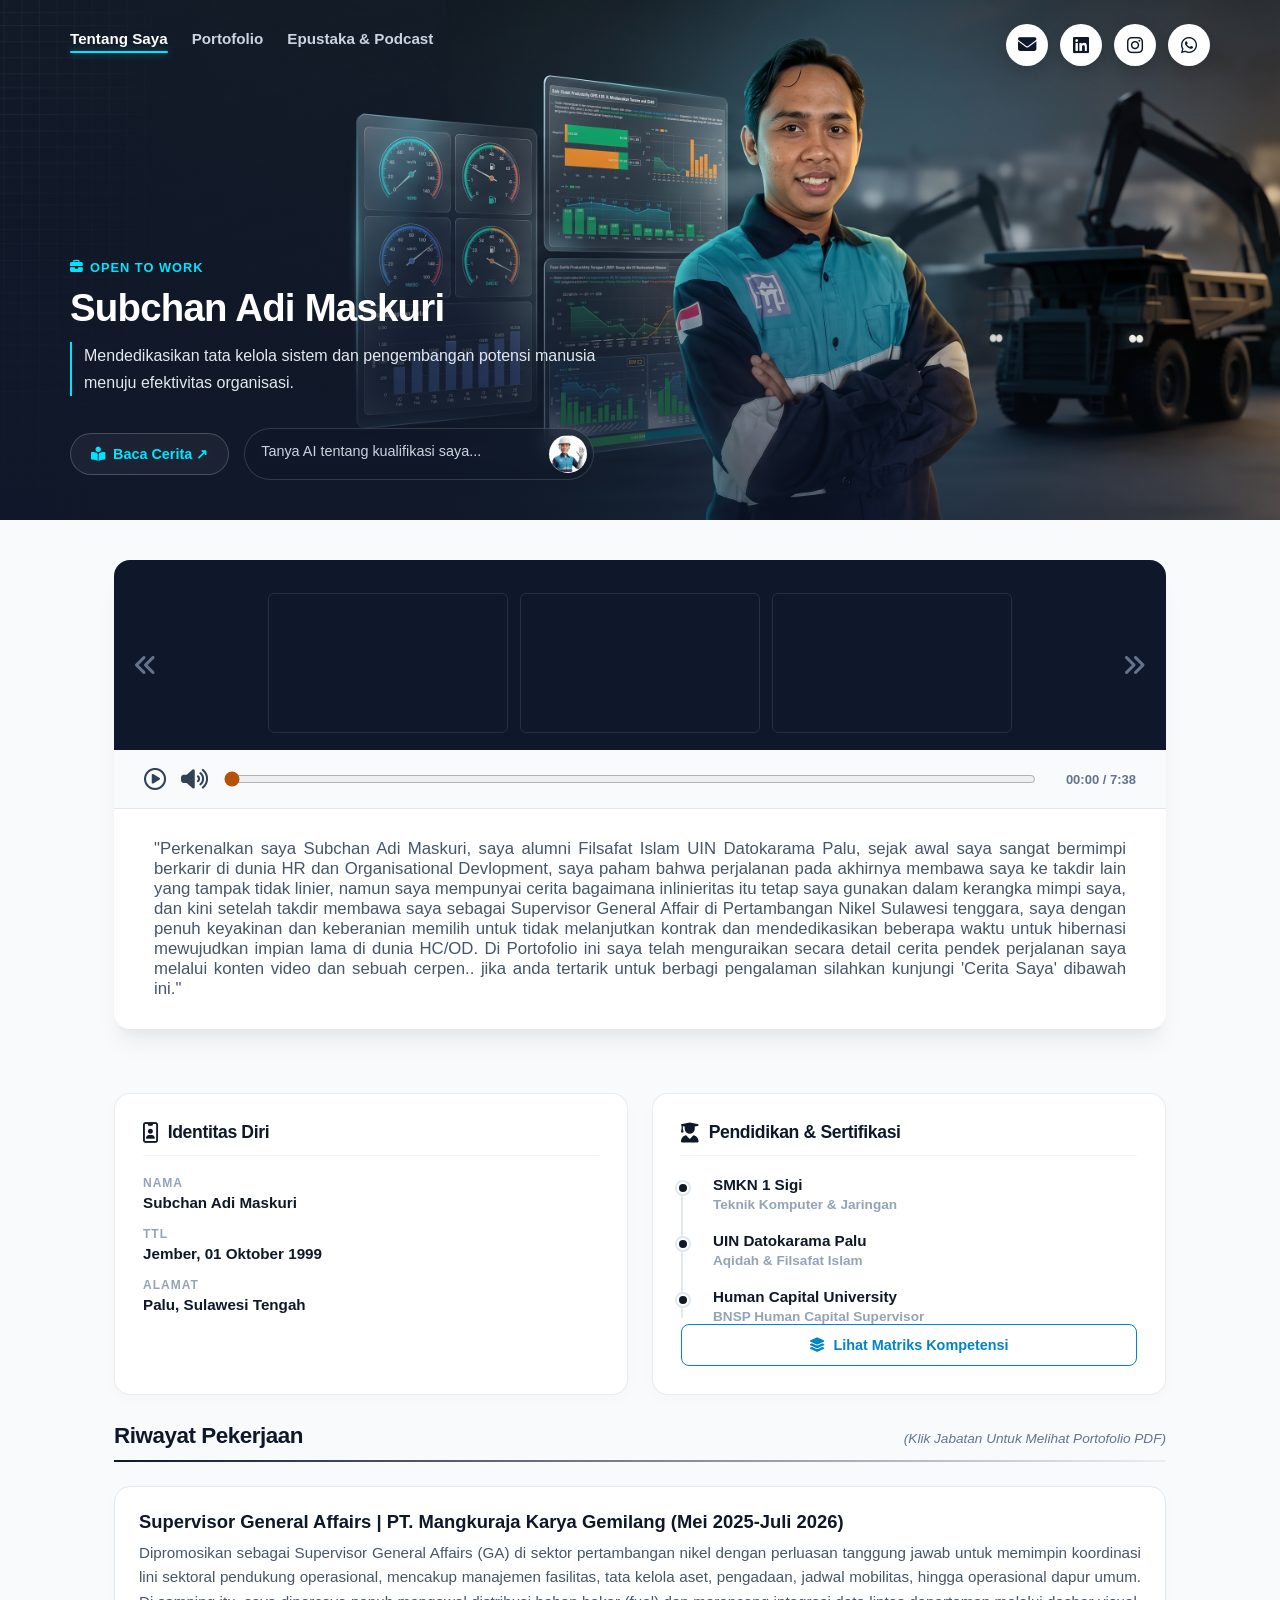
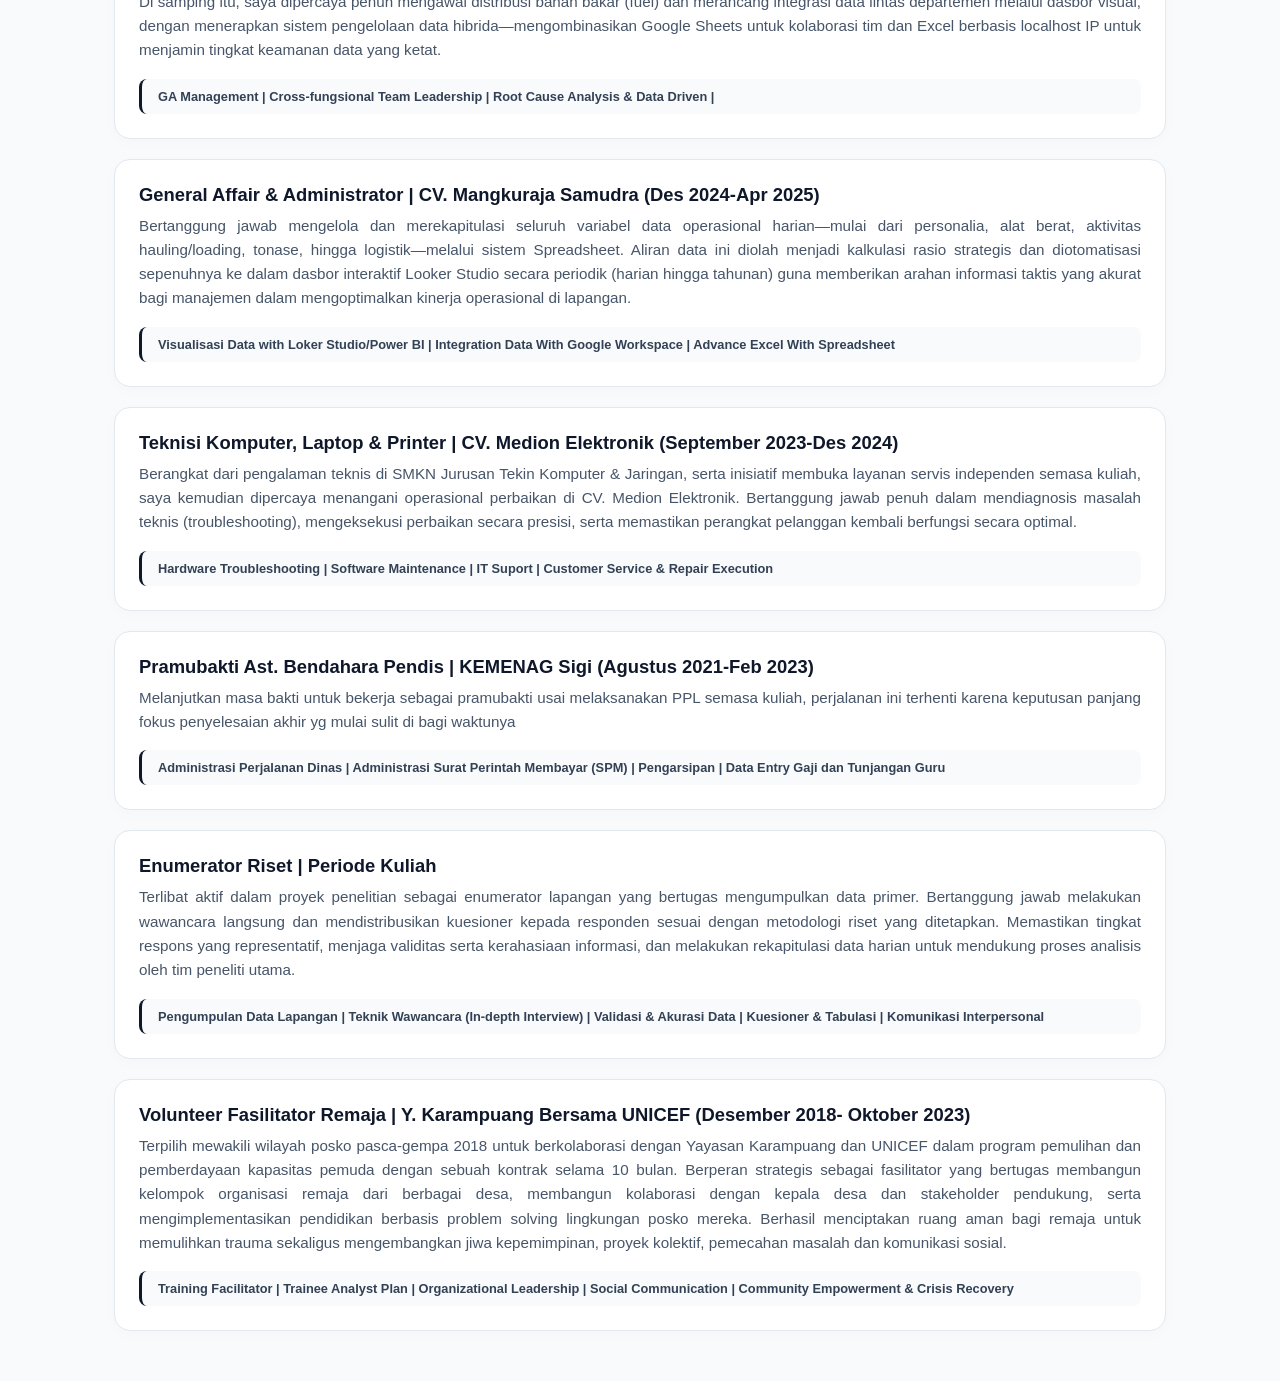
<file: index.html>
<!DOCTYPE html>
<html lang="id">
<head>
  <meta charset="UTF-8">
  <meta name="viewport" content="width=device-width, initial-scale=1.0">
  <title>Tentang Saya - Subchan's Hub</title>
  <link rel="stylesheet" href="style.css?v=20">
  <link rel="stylesheet" href="https://cdnjs.cloudflare.com/ajax/libs/font-awesome/6.4.0/css/all.min.css">
</head>
<body>

  <!-- ==========================================
       MODERN HERO BANNER & FLOATING TOP BAR
       ========================================== -->
  <header class="hero-section">
    
    <!-- 1. MENU MELAYANG DI ATAS BANNER (SUDAH BENAR) -->
    <div class="nav-social-bar">
      <div class="nav-menu">
        <a href="index.html" class="active">Tentang Saya</a>
        <a href="portofolio/index.html">Portofolio</a>
        <a href="epustaka/index.html">Epustaka & Podcast</a>
      </div>
      <div class="social-icons-wrapper">
        <div class="social-icons">
          <a href="https://mail.google.com/mail/?view=cm&fs=1&to=subchanadimaskuri@gmail.com" target="_blank">
            <i class="fa-solid fa-envelope"></i></a>
          <a href="https://www.linkedin.com/in/subchanadimaskuri/" target="_blank"><i class="fa-brands fa-linkedin"></i></a>
          <a href="https://www.instagram.com/subchanadi.m//" target="_blank"><i class="fa-brands fa-instagram"></i></a>
          <a href="https://wa.me/+6285143709909" target="_blank"><i class="fa-brands fa-whatsapp"></i></a>
        </div>
      </div>
    </div>

 <!-- 2. WIDGET INTERAKTIF & TEKS (Kiri Bawah) -->
    <div class="hero-container">
      <div class="hero-content">
        
        <!-- TEKS PERKENALAN (Lebih Ringkas & Padat) -->
        <span class="hero-eyebrow"><i class="fa-solid fa-briefcase"></i> Open To Work</span>
        <h1 class="hero-title">Subchan Adi Maskuri</h1>
        <p class="hero-description" style="margin-bottom: 20px;">
          Mendedikasikan tata kelola sistem dan pengembangan potensi manusia menuju efektivitas organisasi.
        </p>

        <!-- FLEX ROW: TOMBOL CERITA & SEARCH PILL AI BERSAMPINGAN -->
        <div class="hero-cta-row">
          
          <!-- Tombol Cerita -->
          <a href="Tentang%20Saya/cerita-saya/cerita.html" class="hero-story-btn">
            <i class="fa-solid fa-book-open-reader"></i> Baca Cerita ↗
          </a>

          <!-- Pill AI Widget -->
          <div class="hero-ai-pill" id="aiWidget">
            <button id="closeAiBtn" class="close-ai-btn" title="Kecilkan Tampilan">&times;</button>
            
            <div class="ai-header">
              <div class="ai-header-title">
                <img src="Robot_AI.png" alt="Maskot" class="ai-mascot">
                <div class="ai-title-text">
                  <strong>Ngegibahin Mas Subchan Adi Maskuri</strong>
                  <span>BARENG AI INTERACTIVE 🤖</span>
                </div>
              </div>
            </div>
            
            <div class="ai-chat-area" id="aiChatArea">
              <div class="chat-message ai-msg">
                <strong>Subchan AI:</strong> Halo! Aku kloningan AI-nya Mas Subchan. Ada yang mau digibahin atau ditanyain soal kualifikasi Mas Subchan? Ketik aja di bawah! 👇
              </div>
            </div>
            
            <div class="ai-input-wrapper" id="aiInputWrapper">
              <!-- Placeholder diubah agar cocok dengan bentuk Pill -->
              <textarea class="ai-input" id="aiInput" placeholder="Tanya AI tentang kualifikasi saya..." rows="1"></textarea>
              <button id="sendAiBtn" class="send-ai-btn" title="Kirim Pesan"><i class="fa-solid fa-sparkles"></i></button>
            </div>
          </div>

        </div> <!-- Akhir Flex Row -->

      </div>
    </div> 
  </header>
  <!-- ========================================== -->
  
  <div class="container">
  
  <!-- ==========================================
       WORKSPACE: UNIFIED DOSSIER CARD
       ========================================== -->
  <div class="unified-dossier-card">
    
    <!-- Lapisan Atas: Jendela Visual -->
    <div class="dossier-viewfinder">
      <div class="slider-container">
        <i class="fa-solid fa-angles-left nav-arrow left-arrow"></i>
        <div class="slider-wrapper" id="sliderWrapper"></div>
        <i class="fa-solid fa-angles-right nav-arrow right-arrow"></i>
      </div>
    </div>

    <!-- Lapisan Tengah: Konsol Audio Terintegrasi -->
    <div class="dossier-audio-console">
      <i id="playBtn" class="fa-regular fa-circle-play"></i>
      <i class="fa-solid fa-volume-high"></i>
      <input type="range" id="seekSlider" value="0" min="0" step="1">
      <div class="audio-time"><span id="currentTime">00:00</span> / <span id="durationTime">--:--</span></div>
      <audio id="perkenalanAudio" src="Tentang%20Saya/Perkenalan.mp3"></audio>
    </div>

    <!-- Lapisan Bawah: Catatan Refleksi -->
    <div class="dossier-narrative">
      "Perkenalkan saya Subchan Adi Maskuri, saya alumni Filsafat Islam UIN Datokarama Palu, sejak awal saya sangat bermimpi berkarir di dunia HR dan Organisational Devlopment, saya paham bahwa perjalanan pada akhirnya membawa saya ke takdir lain yang tampak tidak linier, namun saya mempunyai cerita bagaimana inlinieritas itu tetap saya gunakan dalam kerangka mimpi saya, dan kini setelah takdir membawa saya sebagai Supervisor General Affair di Pertambangan Nikel Sulawesi tenggara, saya dengan penuh keyakinan dan keberanian memilih untuk tidak melanjutkan kontrak dan mendedikasikan beberapa waktu untuk hibernasi mewujudkan impian lama di dunia HC/OD. Di Portofolio ini saya telah menguraikan secara detail cerita pendek perjalanan saya melalui konten video dan sebuah cerpen.. jika anda tertarik untuk berbagi pengalaman silahkan kunjungi 'Cerita Saya' dibawah ini."
    </div>
  </div>
    
  <!-- ==========================================
       TAHAP 3: BENTO GRID LAYOUT (Tinggal 2 Kartu Saja)
       ========================================== -->
  <div class="bento-grid-layout">
    
   <!-- KARTU 1: BIOGRAFI -->
    <div class="bento-card bio-card">
      <h3 class="bento-title"><i class="fa-regular fa-id-badge"></i> Identitas Diri</h3>
      <ul class="bento-list">
        <li><span class="bento-label">Nama</span><span class="bento-value">Subchan Adi Maskuri</span></li>
        <li><span class="bento-label">TTL</span><span class="bento-value">Jember, 01 Oktober 1999</span></li>
        <li><span class="bento-label">Alamat</span><span class="bento-value">Palu, Sulawesi Tengah</span></li>
      </ul>
    </div>
    
    <!-- KARTU 2: PENDIDIKAN (Timeline) -->
    <div class="bento-card edu-card">
      <h3 class="bento-title"><i class="fa-solid fa-user-graduate"></i> Pendidikan & Sertifikasi</h3>
      <div class="edu-timeline">
        <div class="timeline-item">
          <div class="timeline-dot"></div>
          <div class="timeline-content">
            <strong>SMKN 1 Sigi</strong>
            <span>Teknik Komputer & Jaringan</span>
          </div>
        </div>
        <div class="timeline-item">
          <div class="timeline-dot"></div>
          <div class="timeline-content">
            <strong>UIN Datokarama Palu</strong>
            <span>Aqidah & Filsafat Islam</span>
          </div>
        </div>
        <div class="timeline-item">
          <div class="timeline-dot"></div>
          <div class="timeline-content">
            <strong>Human Capital University</strong>
            <span>BNSP Human Capital Supervisor</span>
          </div>
        </div>
      </div>
      
      <!-- TOMBOL MATRIKS KINI BERADA TEPAT DI BAWAH PENDIDIKAN -->
      <button id="openCompetencyModal" class="btn-outline-modal">
        <i class="fa-solid fa-layer-group"></i> Lihat Matriks Kompetensi
      </button>
      
    </div>
    
    <!-- SISA-SISA AI CHAT LAMA DI SINI SUDAH SAYA BONGKAR BERSIH -->

  </div>
  <!-- ========================================== -->
  
  <div class="riwayat-pekerjaan-section">
    <div class="section-title-line">
      <h3>Riwayat Pekerjaan</h3>
      <span class="sub-info">(Klik Jabatan Untuk Melihat Portofolio PDF)</span>
    </div>
    <div class="job-item">
      <a href="#" class="job-title-link" data-pdf="Tentang Saya/Porto PT. MKG.pdf">Supervisor General Affairs | PT. Mangkuraja Karya Gemilang (Mei 2025-Juli 2026) </a>
      <div class="job-desc">Dipromosikan sebagai Supervisor General Affairs (GA) di sektor pertambangan nikel dengan perluasan tanggung jawab untuk memimpin koordinasi lini sektoral pendukung operasional, mencakup manajemen fasilitas, tata kelola aset, pengadaan, jadwal mobilitas, hingga operasional dapur umum. Di samping itu, saya dipercaya penuh mengawal distribusi bahan bakar (fuel) dan merancang integrasi data lintas departemen melalui dasbor visual, dengan menerapkan sistem pengelolaan data hibrida—mengombinasikan Google Sheets untuk kolaborasi tim dan Excel berbasis localhost IP untuk menjamin tingkat keamanan data yang ketat.</div>
      <div class="job-highlights">GA Management | Cross-fungsional Team Leadership | Root Cause Analysis & Data Driven | </div>
    </div>
    <div class="job-item">
      <a href="#" class="job-title-link" data-pdf="Tentang Saya/Porto CV Mangkuraja.pdf">General Affair & Administrator | CV. Mangkuraja Samudra (Des 2024-Apr 2025) </a>
      <div class="job-desc">Bertanggung jawab mengelola dan merekapitulasi seluruh variabel data operasional harian—mulai dari personalia, alat berat, aktivitas hauling/loading, tonase, hingga logistik—melalui sistem Spreadsheet. Aliran data ini diolah menjadi kalkulasi rasio strategis dan diotomatisasi sepenuhnya ke dalam dasbor interaktif Looker Studio secara periodik (harian hingga tahunan) guna memberikan arahan informasi taktis yang akurat bagi manajemen dalam mengoptimalkan kinerja operasional di lapangan.</div>
      <div class="job-highlights">Visualisasi Data with Loker Studio/Power BI | Integration Data With Google Workspace | Advance Excel With Spreadsheet</div>
    </div>
      <div class="job-item">
      <a href="#" class="job-title-link" data-pdf="...........">Teknisi Komputer, Laptop & Printer | CV. Medion Elektronik (September 2023-Des 2024) </a>
      <div class="job-desc">Berangkat dari pengalaman teknis di SMKN Jurusan Tekin Komputer & Jaringan, serta inisiatif membuka layanan servis independen semasa kuliah, saya kemudian dipercaya menangani operasional perbaikan di CV. Medion Elektronik. Bertanggung jawab penuh dalam mendiagnosis masalah teknis (troubleshooting), mengeksekusi perbaikan secara presisi, serta memastikan perangkat pelanggan kembali berfungsi secara optimal. </div>
      <div class="job-highlights">Hardware Troubleshooting | Software Maintenance | IT Suport | Customer Service & Repair Execution  </div>
    </div>
      <div class="job-item">
      <a href="#" class="job-title-link" data-pdf="...........">Pramubakti Ast. Bendahara Pendis | KEMENAG Sigi (Agustus 2021-Feb 2023) </a>
      <div class="job-desc">Melanjutkan masa bakti untuk bekerja sebagai pramubakti usai melaksanakan PPL semasa kuliah, perjalanan ini terhenti karena keputusan panjang fokus penyelesaian akhir yg mulai sulit di bagi waktunya </div>
      <div class="job-highlights">Administrasi Perjalanan Dinas | Administrasi Surat Perintah Membayar (SPM) | Pengarsipan | Data Entry Gaji dan Tunjangan Guru </div>
    </div>
    <div class="job-item">
      <a href="#" class="job-title-link" data-pdf="...........">Enumerator Riset | Periode Kuliah </a>
      <div class="job-desc">Terlibat aktif dalam proyek penelitian sebagai enumerator lapangan yang bertugas mengumpulkan data primer. Bertanggung jawab melakukan wawancara langsung dan mendistribusikan kuesioner kepada responden sesuai dengan metodologi riset yang ditetapkan. Memastikan tingkat respons yang representatif, menjaga validitas serta kerahasiaan informasi, dan melakukan rekapitulasi data harian untuk mendukung proses analisis oleh tim peneliti utama.</div>
      <div class="job-highlights">Pengumpulan Data Lapangan | Teknik Wawancara (In-depth Interview) | Validasi & Akurasi Data | Kuesioner & Tabulasi | Komunikasi Interpersonal </div>
    </div>
    <div class="job-item">
      <a href="#" class="job-title-link" data-pdf="..........."> Volunteer Fasilitator Remaja | Y. Karampuang Bersama UNICEF (Desember 2018- Oktober 2023) </a>
      <div class="job-desc">Terpilih mewakili wilayah posko pasca-gempa 2018 untuk berkolaborasi dengan Yayasan Karampuang dan UNICEF dalam program pemulihan dan pemberdayaan kapasitas pemuda dengan sebuah kontrak selama 10 bulan. Berperan strategis sebagai fasilitator yang bertugas membangun kelompok organisasi remaja dari berbagai desa, membangun kolaborasi dengan kepala desa dan stakeholder pendukung, serta mengimplementasikan pendidikan berbasis problem solving lingkungan posko mereka. Berhasil menciptakan ruang aman bagi remaja untuk memulihkan trauma sekaligus mengembangkan jiwa kepemimpinan, proyek kolektif, pemecahan masalah dan komunikasi sosial. </div>
      <div class="job-highlights">Training Facilitator | Trainee Analyst Plan | Organizational Leadership | Social Communication | Community Empowerment & Crisis Recovery </div>
    </div>
  </div>

</div>

<!-- LAYAR GELAP -->
<div id="aiBackdrop" class="ai-backdrop"></div>
<div id="lightbox" class="lightbox">
  <span class="close-lightbox">&times;</span>
  <div class="lightbox-content" id="lightboxContent"></div>
</div>

  <!-- ==========================================
     MODAL MATRIKS KOMPETENSI (POP-UP)
     ========================================== -->
<div id="competencyOverlay" class="competency-overlay"></div>
<div id="competencyModal" class="competency-modal">
  
  <div class="modal-header">
    <h3 class="modal-title">Matriks Kualifikasi & Kapabilitas</h3>
    <button id="closeCompetencyModal" class="close-modal-btn">&times;</button>
  </div>

  <div class="modal-tabs">
    <button class="tab-btn active" data-target="tab-kompetensi">Kompetensi</button>
    <button class="tab-btn" data-target="tab-pelatihan">Riwayat Pelatihan</button>
    <button class="tab-btn" data-target="tab-fondasi">Fondasi Akademis & Paradigma</button> 
  </div>

  <div class="modal-body">
    <!-- TAB 1: KOMPETENSI -->
    <div id="tab-kompetensi" class="tab-content active">
      <h4 class="table-section-title">Kerangka Arsitektur Sistem (Hard Skills)</h4>
      <div class="table-responsive">
        <table class="modern-table">
          <thead>
            <tr>
              <th>Tata Kelola Data & Logika Sistem</th>
              <th>Tata Kelola Manusia & Dinamika Kelompok</th>
              <th>Tata Kelola Operasional & Fasilitas</th>
            </tr>
          </thead>
          <tbody>
            <tr>
              <td><strong>Data Visualization (Looker Studio)</strong><br>Membangun dasbor terpusat satu pintu dengan mengintegrasikan laporan harian dari tim eksekutor (staf logistik, fuel, dan aset), sehingga direksi dan manajer proyek dapat melihat metrik operasional strategis secara seketika.</td>
              <td><strong>Perancangan Struktur & SOP Lintas Tim</strong><br>Membangun tata kelola dari nol di organisasi mahasiswa (HMJ/Sophia), serta merancang dan melembagakan SOP operasional harian untuk tim GA (logistik, konsumsi, dan fuel) agar para staf memiliki standar kerja terintegrasi.</td>
              <td><strong>Manajemen Rantai Pasok & Riset Suplier</strong><br>Berada di level strategis untuk meriset suplier, memetakan vendor kota terdekat, dan membangun hubungan mitra guna mengamankan jalur logistik area terisolir yang kemudian dieksekusi harian oleh staf logistik.</td>
            </tr>
            <tr>
              <td><strong>Advanced Spreadsheet Modeling</strong><br>Merakit arsitektur pelaporan shared ledger lintas komisariat di GMNI/LMND, serta menggunakan formula relasional (FILTER, INDEX MATCH) untuk mengonsolidasikan data dari seluruh lini staf GA ke dalam satu laporan terpadu.</td>
              <td><strong>Rekayasa Perilaku & Resolusi Konflik</strong><br>Membedah tradisi senioritas di himpunan mahasiswa untuk membelokkan ego menjadi "Pasar Gagasan", serta meredam potensi gesekan antar-sektoral staf di lapangan menjadi ruang koordinasi tim yang solid.</td>
              <td><strong>Audit Neraca Fisik & Pengendalian Susut</strong><br>Mengoordinasikan staf fuel untuk mengeksekusi audit celup (sounding) berbasis rumus presisi geometri menggunakan bilah bambu dan pasta air guna mencegah kebocoran aset berisiko (solar) di pelabuhan muat Balikpapan.</td>
            </tr>
            <tr>
              <td><strong>Root Cause Analysis (RCA)</strong><br>Memimpin investigasi masalah tingkat lanjut bersama staf menggunakan 5 Whys dan Fishbone. Contoh: menemukan kerusakan sayur dapur Tolala akibat chiller mati (bukan kelalaian staf), lalu memakai data kerugian tersebut untuk menjustifikasi genset ke manajemen.</td>
              <td><strong>Penyusunan Panduan & Pelembagaan</strong><br>Mengunci program wajib organisasi melalui konferensi cabang agar tidak dirombak sepihak, serta menyusun buku saku serah-terima shift fisik terintegrasi untuk menjaga keberlanjutan kerja antar staf lapangan.</td>
              <td><strong>Pengendalian Utilitas & Fasilitas Dasar</strong><br>Menganalisis sistem belanja eceran menjadi grosir agar sisa anggaran menutupi kebutuhan alat kebersihan, memantau laporan fasilitas dari staf, dan merumuskan siklus menu masakan agar tidak membebani rutinitas juru masak lokal.</td>
            </tr>
            <tr>
              <td><strong>Logika Infrastruktur & Komputasi Dasar</strong><br>Berbekal pengalaman teknisi membedah motherboard di CV Medion dan eksplorasi pemrograman mandiri via Mimo, saya mengefisienkan logika arsitektur tata kelola administrasi untuk mempermudah alur pelaporan tim.</td>
              <td><strong>Mediasi & Penyelarasan Ekspektasi</strong><br>Menjembatani arah kebijakan pemotongan anggaran dari manajemen dengan hak kesejahteraan dasar staf lapangan melalui perhitungan biologis presisi (kalkulasi kebutuhan 105 liter air/hari untuk menjustifikasi keberadaan fasilitas mes).</td>
              <td><strong>Strategi Pengadaan & Utilisasi Armada</strong><br>Menyelaraskan kontrol mobilitas kendaraan harian yang dijalankan staf, dan berhasil menekan anggaran bahan bakar armada hingga 30% menggunakan metode ukur full-to-full yang divalidasi dengan dokumentasi odometer.</td>
            </tr>
          </tbody>
        </table>
      </div>

      <h4 class="table-section-title" style="margin-top: 35px;">Kapabilitas Perilaku (Soft Skills)</h4>
      <div class="table-responsive">
        <table class="modern-table">
          <thead>
            <tr>
              <th>Kapabilitas Perilaku</th>
              <th>Rincian Riwayat & Bukti Operasional</th>
            </tr>
          </thead>
          <tbody>
            <tr>
              <td><strong>Systemic Problem Solving</strong></td>
              <td>Mendiagnosis krisis lapangan dengan memetakan kerusakan pada sistem dan prosedur lintas sektor, alih-alih sekadar menyalahkan staf eksekutor di garis depan saat terjadi anomali operasional.</td>
            </tr>
            <tr>
              <td><strong>Membangun Ruang Aman (Psychological Safety)</strong></td>
              <td>Menginisiasi agenda kumpul santai dan patungan mandiri bersama tim staf (fuel, logistik, fasilitas) sebagai ruang netral agar mereka berani melaporkan kendala kerja tanpa takut pada ancaman hierarki jabatan.</td>
            </tr>
            <tr>
              <td><strong>Observasi Empiris & Anti-Elitisme</strong></td>
              <td>Turun langsung memantau dinamika lapangan—mulai dari meriset kebutuhan buruh tani (GMNI) hingga ikut mengupas bawang di dapur umum tambang (Tolala)—demi memahami hambatan riil tanpa melepaskan fungsi kontrol manajerial.</td>
            </tr>
            <tr>
              <td><strong>Adaptabilitas Belajar Otodidak</strong></td>
              <td>Berangkat dari pengalaman pengemudi ojek online dan teknisi solder perangkat keras, menyisihkan penghasilan secara spartan untuk menempuh berbagai sertifikasi strategis (termasuk BNSP) demi meretas jalan ke arsitektur sistem SDM.</td>
            </tr>
            <tr>
              <td><strong>Eksekusi Berbasis Hasil (Outcome-Based Execution)</strong></td>
              <td>Membedah aturan main organisasi (AD/ART) dengan mendirikan Dewan Senior, serta mengarahkan ritme kerja departemen GA dengan berpijak pada target capaian akhir untuk merancang setiap tahapan taktis, memastikan fungsi integrasi lintas tim berjalan mulus.</td>
            </tr>
          </tbody>
        </table>
      </div>
    </div>

    <!-- TAB 2: RIWAYAT PELATIHAN -->
    <div id="tab-pelatihan" class="tab-content">
      <div class="table-responsive">
        <table class="modern-table">
          <thead>
            <tr>
              <th>Nama Program / Sertifikasi</th>
              <th>Penyelenggara</th>
              <th>Penjabaran Eksplorasi Keilmuan</th>
            </tr>
          </thead>
          <tbody>
            <tr>
              <td><strong>Sertifikasi BNSP Supervisor Sumber Daya Manusia (Human Capital Supervisor)</strong></td>
              <td>Lembaga Sertifikasi Profesi MSDM Universal</td>
              <td>Pengesahan formal atas praktik empiris lapangan; mencakup penyusunan uraian jabatan, pembuatan SOP MSDM, desain sistem remunerasi, identifikasi kebutuhan L&D, hingga perumusan kesepakatan kerja.</td>
            </tr>
            <tr>
              <td><strong>eBootcamp HR: Dasar / Basic (Admin & Staff HR)</strong></td>
              <td>ManajemenSDM.net</td>
              <td>Penguatan fondasi administrasi HR harian (pengelolaan HRIS & metrik payroll), alur rekrutmen praktis, pemahaman dasar Hubungan Industrial (regulasi cuti, SP, pesangon), hingga pengantar analitik SDM (People Analytics).</td>
            </tr>
            <tr>
              <td><strong>Certified Mastery of Human Resources & General Affairs for Mining (CHARGAM)</strong></td>
              <td>Multi Tasking Training</td>
              <td>Tata kelola spesifik operasional HR & GA di lingkungan keras pertambangan; mencakup pemetaan skill matrix, pengaturan sistem kerja roster, manajemen vendor/aset, dan efisiensi operasional.</td>
            </tr>
            <tr>
              <td><strong>HR Competency Regular Class</strong></td>
              <td>Human Capital University</td>
              <td>Eksplorasi pilar talent management, job analysis, teknik rekrutmen (Interview BEI, tes teknis), penyusunan SOP (ISO 9001), dan perumusan KPI berbasis Balanced Scorecard.</td>
            </tr>
            <tr>
              <td><strong>Workshop Full Day Hubungan Industrial</strong></td>
              <td>Human Capital University</td>
              <td>Pendalaman arsitektur legal ketenagakerjaan; mencakup penyusunan Peraturan Perusahaan, legal drafting sanksi/Surat Peringatan, kalkulasi pesangon kompensasi, dan navigasi UU Cipta Kerja.</td>
            </tr>
            <tr>
              <td><strong>General Affair (GA) & Health, Safety, Environment (HSE)</strong></td>
              <td>Human Capital University</td>
              <td>Desain implementasi operasional K3 (Identifikasi Bahaya, LOTO, First Aid), tata kelola fasilitas umum, serta mitigasi dampak lingkungan lapangan (Limbah B3 & IPAL).</td>
            </tr>
            <tr>
              <td><strong>ISO 9001, 14001, 45001 & SMK3 Awareness</strong></td>
              <td>PT Inter Strada Solutrindo</td>
              <td>Kalibrasi pemahaman terhadap standar internasional Sistem Manajemen Mutu, Lingkungan, dan Keselamatan Kerja (K3) untuk menunjang kepatuhan standar operasional.</td>
            </tr>
            <tr>
              <td><strong>Excel Mastery (Beginner to Data Analyst) & Seminar</strong></td>
              <td>DSAREA x JOBAREA & Consultee & Co.</td>
              <td>Operasi spreadsheet tingkat lanjut (Vlookup, Pivot Table, Index Match, Uji Hipotesis), hingga pemodelan visualisasi data sebagai landasan pengambilan keputusan taktis.</td>
            </tr>
            <tr>
              <td><strong>Manajemen Bisnis, Problem Solving & Financial Analysis</strong></td>
              <td>PT Malakah Edukasi Indonesia</td>
              <td>Penajaman kerangka logis membongkar akar masalah, analisis laporan keuangan perusahaan, serta pemahaman tata kelola pajak korporasi (PPh Badan) dan PPh 21 karyawan.</td>
            </tr>
            <tr>
              <td><strong>Business Development Bootcamp & Strategic Planning</strong></td>
              <td>Rocket Digital Academy & HP LIFE Foundation</td>
              <td>Perluasan perspektif makro bisnis; mencakup perumusan strategi ekspansi (lead generation), analisis SWOT, pemetaan peluang pasar, serta teknik presentasi taktis (pitch deck).</td>
            </tr>
            <tr>
              <td><strong>Professional NLP & Praktik Komunikasi Bisnis</strong></td>
              <td>PT Taalenta & MOOCs Universitas Terbuka</td>
              <td>Eksplorasi Neuro-Linguistic Programming untuk mengelola emosi (state management), merekayasa komunikasi asertif, dan menjembatani resolusi konflik di lapangan kerja yang majemuk.</td>
            </tr>
            <tr>
              <td><strong>Logika Komputasi Dasar (Eksplorasi Mandiri)</strong></td>
              <td>Mimo Learning Application</td>
              <td>Pembelajaran mandiri sintaksis pemrograman dasar guna memperkuat fondasi logika algoritmik dalam menyusun arsitektur sistem pelaporan operasional terintegrasi.</td>
            </tr>
          </tbody>
        </table>
      </div>
    </div> <!-- PENUTUP TAB 2 -->

    <!-- ===================================== -->
    <!-- TAB 3: FONDASI AKADEMIS (ACCORDION)   -->
    <!-- ===================================== -->
    <div id="tab-fondasi" class="tab-content">
      
      <h4 class="table-section-title" style="margin-bottom: 20px;">Bagian A: Rumpun Kajian & Sistem Operasi Kognitif</h4>
      <div class="accordion-container">
        
   <div class="accordion-container">
        
        <!-- Accordion 1 -->
        <div class="accordion-item">
          <button class="accordion-header">
            <span class="acc-title">Filsafat Sosial & Politik | Ontologi</span>
            <i class="fa-solid fa-chevron-down acc-icon"></i>
          </button>
          <div class="accordion-body">
            <div class="acc-content-inner">
              <strong>Fokus Pemetaan Domain (Filsafat Sosial & Politik):</strong>
              <p>Menelaah landasan legitimasi otoritas, justifikasi kewajiban patuh (obligation), serta prinsip keadilan dalam alokasi beban kerja dan hak (distributive justice). Menyoroti bagaimana kesepakatan tata kelola dibangun agar kerja sama kolektif berjalan stabil atas dasar konsensus rasional, bukan sekadar relasi pemaksaan garis komando sepihak.</p>
              <p><em>Arah Orientasi:</em> Memberikan landasan normatif untuk mengevaluasi keabsahan aturan internal, memastikan proporsionalitas hak dan kewajiban kerja, serta memelihara legitimasi kepemimpinan dalam menjaga stabilitas hubungan industrial.</p>
              <hr class="acc-divider">
              <strong>Sistem Operasi Kognitif (Ontologi):</strong>
              <p>Mengurai arsitektur realitas institusional melalui lensa social ontology (bagaimana peran, aturan, dan entitas kelompok dikonstruksi lewat intensi kolektif) serta temporal ontology (bagaimana ritme waktu, akselerasi kerja, dan desakan tenggat menstrukturkan pengalaman manusia). Menolak cara pandang esensialis yang kaku guna membaca organisasi sebagai realitas dinamis yang terus terbentuk melalui praktik interaksi harian.</p>
              <p><em>Arah Orientasi:</em> Membedah akar masalah operasional dengan meninjau korelasi antara desain struktur kelembagaan dan tekanan ritme kerja temporal, memastikan penataan sistem kerja berpijak pada pemahaman utuh mengenai pembentukan relasi sosial di lapangan.</p>
            </div>
          </div>
        </div>

        <!-- Accordion 2 -->
        <div class="accordion-item">
          <button class="accordion-header">
            <span class="acc-title">Filsafat Bahasa | Epistemologi</span>
            <i class="fa-solid fa-chevron-down acc-icon"></i>
          </button>
          <div class="accordion-body">
            <div class="acc-content-inner">
              <strong>Fokus Pemetaan Domain (Filsafat Bahasa):</strong>
              <p>Mengkaji hakikat makna, referensi, dan tindak tutur (speech acts), serta mengeksplorasi Hipotesis Bahasa Pemikiran (Language of Thought Hypothesis), di mana pemrosesan kognitif dipahami berjalan melalui representasi mental yang memiliki struktur sintaksis dan komposisional. Membedah bagaimana pragmatik bahasa dan konteks tuturan tidak hanya merepresentasikan realitas, tetapi secara performatif mengonstruksi komitmen dan cara berpikir subjek.</p>
              <p><em>Arah Orientasi:</em> Membedah korelasi antara tata bahasa kebijakan dan arsitektur kognitif pelaksana. Pendekatan ini digunakan untuk mengukur sejauh mana instruksi tertulis diproses oleh nalar staf, memastikan presisi makna guna mencegah miskalkulasi persepsi, serta merancang komunikasi internal yang efektif.</p>
              <hr class="acc-divider">
              <strong>Sistem Operasi Kognitif (Epistemologi):</strong>
              <p>Menyelidiki struktur pengetahuan, batas keyakinan, dan mekanisme justifikasi melalui kerangka epistemologi evolusioner. Di dalam ranah ini, metodologi mengintegrasikan telaah logika formal untuk menguji validitas alur penalaran, pengujian teori kebenaran dalam memvalidasi klaim informasi, serta audit terhadap bias kognitif dan lanskap filsafat pikiran (philosophy of mind) guna melacak bagaimana struktur kesadaran memengaruhi pengambilan keputusan.</p>
              <p><em>Arah Orientasi:</em> Membangun ketelitian analitis dalam proses verifikasi fakta dan audit informasi organisasi. Kerangka ini berfungsi menjaga objektivitas penilaian, menguji ketahanan argumen di balik suatu kebijakan, serta memitigasi distorsi persepsi agar evaluasi bertumpu pada evidensi yang sahih.</p>
            </div>
          </div>
        </div>

        <!-- Accordion 3 -->
        <div class="accordion-item">
          <button class="accordion-header">
            <span class="acc-title">Kajian Pemikiran | Aksiologi</span>
            <i class="fa-solid fa-chevron-down acc-icon"></i>
          </button>
          <div class="accordion-body">
            <div class="acc-content-inner">
              <strong>Fokus Pemetaan Domain (Kajian Pemikiran):</strong>
              <p>Menelaah genealogi gagasan, pergeseran paradigma intelektual, dan struktur argumentasi yang melandasi terbentuknya suatu mazhab pemikiran. Mengkaji bagaimana peta konseptual diwariskan, diuji, atau direkonstruksi merespons perubahan zaman, serta bagaimana ide-ide besar menstrukturkan cara pandang kolektif dalam melihat relasi manusia dan sistem sosial.</p>
              <p><em>Arah Orientasi:</em> Memberikan landasan kognitif yang kokoh untuk memahami latar belakang filosofis di balik berbagai model pengelolaan organisasi, memastikan bahwa adopsi kerangka kerja manajerial dilakukan dengan kesadaran historis dan konseptual yang matang.</p>
              <hr class="acc-divider">
              <strong>Sistem Operasi Kognitif (Aksiologi):</strong>
              <p>Menyelidiki hakikat nilai, standar moral, dan prinsip etika terapan yang mendasari kalkulasi prioritas serta pertimbangan keputusan. Metodologi ini menimbang titik temu antara prinsip keadilan normatif (axiological justice) dengan nilai guna praktis (utility), mengevaluasi bagaimana pilihan-pilihan strategis mencerminkan orientasi nilai organisasi.</p>
              <p><em>Arah Orientasi:</em> Berfungsi sebagai instrumen reflektif dalam menimbang aspek keadilan dan kepantasan etis di balik perumusan kebijakan, menjaga agar setiap standar operasional dan apresiasi kinerja tetap selaras dengan prinsip-prinsip moralitas kerja yang dapat dipertanggungjawabkan.</p>
            </div>
          </div>
        </div>

        <!-- Accordion 4 -->
        <div class="accordion-item">
          <button class="accordion-header">
            <span class="acc-title">Filsafat Postmodern | Hermeneutika</span>
            <i class="fa-solid fa-chevron-down acc-icon"></i>
          </button>
          <div class="accordion-body">
            <div class="acc-content-inner">
              <strong>Fokus Pemetaan Domain (Filsafat Postmodern):</strong>
              <p>Menelaah dekonstruksi narasi tunggal (incredulity toward metanarratives), kritik terhadap fondasionalisme yang kaku, serta dinamika fragmentasi peran di tengah rasionalitas teknokratis modern. Mengkaji bagaimana efektivitas suatu sistem kerja diuji oleh pluralitas perspektif lokal, kontinjensi lapangan, dan kebutuhan negosiasi peran yang luwes ketika prosedur baku berhadapan dengan kompleksitas operasional.</p>
              <p><em>Arah Orientasi:</em> Membekali nalar organisasi dalam merespons ketidakpastian dan perubahan dinamis; menghindarkan pembuat kebijakan dari ketergantungan pada model manajerial seragam yang dogmatis, serta membuka ruang bagi fleksibilitas peran yang peka terhadap keragaman konteks lokal di lapangan.</p>
              <hr class="acc-divider">
              <strong>Sistem Operasi Kognitif (Hermeneutika):</strong>
              <p>Menyelidiki proses pemaknaan melalui lingkaran hermeneutis (hermeneutic circle), peleburan cakrawala pemahaman (fusion of horizons), serta pembacaan kritis terhadap metateks—lapisan acuan, wacana penyerta, dan pra-asumsi tak tertulis (prejudice/Vorurteil) yang melatari teks regulasi maupun tuturan institusional.</p>
              <p><em>Arah Orientasi:</em> Menjadi instrumen analitis dalam menafsirkan regulasi kerja, kesepakatan tertulis, dan dinamika keluhan secara mendalam; melampaui pembacaan harfiah pasal guna membaca maksud kontekstual dan metateks kelembagaan, sehingga memfasilitasi dialog evaluatif dua arah yang membangun kesepahaman bersama (mutual understanding).</p>
            </div>
          </div>
        </div>

        <!-- Accordion 5 -->
        <div class="accordion-item">
          <button class="accordion-header">
            <span class="acc-title">Eksistensialisme | Semiotika</span>
            <i class="fa-solid fa-chevron-down acc-icon"></i>
          </button>
          <div class="accordion-body">
            <div class="acc-content-inner">
              <strong>Fokus Pemetaan Domain (Eksistensialisme):</strong>
              <p>Menelaah dialektika antara kebebasan yang tersituasikan (situated freedom), beban tanggung jawab personal, dan pencarian makna (meaning-making) di tengah rutinitas sistemik yang rentan mereduksi individu menjadi instrumen mekanis. Menyoroti ketegangan mendasar antara otentisitas diri dengan tuntutan keseragaman peran guna mengantisipasi keterasingan (alienasi) kerja.</p>
              <p><em>Arah Orientasi:</em> Memberikan perspektif humanistik dalam membaca keterikatan kerja (employee engagement); meninjau apakah rancangan peran memberikan ruang agensi yang sehat agar staf memiliki rasa kepemilikan (sense of ownership) yang otentik dan menemukan signifikansi nyata atas hasil kerjanya.</p>
              <hr class="acc-divider">
              <strong>Sistem Operasi Kognitif (Semiotika):</strong>
              <p>Mengurai sistem tanda, relasi penanda-petanda, serta kode kultural yang menstrukturkan interaksi kelompok. Mengkaji artefak lingkungan, simbol hierarki, dan ritual kerja harian sebagai teks kebudayaan yang memuat metateks—lapisan makna simbolik tak terucap yang diam-diam mendikte persepsi tentang status, nilai, dan kepatuhan.</p>
              <p><em>Arah Orientasi:</em> Berfungsi sebagai instrumen diagnostik untuk membaca iklim kerja dan dinamika budaya non-formal yang tidak terekam dalam laporan administratif; menerjemahkan pesan tersirat dari bahasa tubuh, ritual formal, dan tata ruang kerja guna memetakan kohesi sosial di dalam unit kerja secara objektif.</p>
            </div>
          </div>
        </div>

        <!-- Accordion 6 -->
        <div class="accordion-item">
          <button class="accordion-header">
            <span class="acc-title">Filsafat Sejarah & Budaya | Psikoanalisa dalam Horizon Filsafat</span>
            <i class="fa-solid fa-chevron-down acc-icon"></i>
          </button>
          <div class="accordion-body">
            <div class="acc-content-inner">
              <strong>Fokus Pemetaan Domain (Filsafat Sejarah & Budaya):</strong>
              <p>Menelaah perkembangan pranata kerja melalui kacamata dialektika historis—menganalisis bagaimana tatanan kerja hari ini merupakan sintesis dari benturan kepentingan, tradisi, dan adaptasi material masa lalu. Mengkaji kontinuitas nilai dan memori kolektif suatu kelompok kerja saat berhadapan dengan desakan modernisasi operasional.</p>
              <p><em>Arah Orientasi:</em> Menjadi panduan konseptual dalam program manajemen perubahan (change management) dan akulturasi nilai (onboarding); memahami latar sejarah di balik terbentuknya etos tim lokal agar pembaruan metode kerja dirancang berkesinambungan tanpa menciptakan keterputusan historis yang memicu resistensi kultural.</p>
              <hr class="acc-divider">
              <strong>Sistem Operasi Kognitif (Psikoanalisa dalam Horizon Filsafat):</strong>
              <p>Menyelidiki ketegangan struktural antara tuntutan sistemik dan dinamika keterbatasan subjek melalui kerangka oposisi asimetris. Menolak reduksi psikologisme-intimis yang memusatkan masalah pada batin individu, metodologi ini menelaah ketidaksadaran sebagaimana ia termanifestasi pada ranah eksterioritas (extimité): distorsi tuturan, bahasa tubuh, ritual kompromi harian, dan pertahanan kelompok. Mengadopsi sikap penangguhan penilaian (epoché) yang netral.</p>
              <p><em>Arah Orientasi:</em> Mendiagnosis resistensi, kejenuhan (burnout), atau friksi kerja secara objektif dan bebas prasangka (non-judgmental); memahami bahwa anomali perilaku di lapangan sering kali merupakan kompromi atas tekanan sistem, sehingga solusi difokuskan pada pembenahan alur kerja.</p>
            </div>
          </div>
        </div>

        <!-- Accordion 7 -->
        <div class="accordion-item">
          <button class="accordion-header">
            <span class="acc-title">Filsafat Nilai (Aksiologi Etis) | Fenomenologi</span>
            <i class="fa-solid fa-chevron-down acc-icon"></i>
          </button>
          <div class="accordion-body">
            <div class="acc-content-inner">
              <strong>Fokus Pemetaan Domain (Filsafat Nilai):</strong>
              <p>Menelaah hierarki nilai, pembedaan antara nilai intrinsik (tujuan pada dirinya sendiri) dan nilai instrumental (alat mencapai tujuan), serta pertimbangan etika normatif (keseimbangan antara kewajiban deontologis dan kemanfaatan konsekuensialis). Mengkaji bagaimana norma kolektif mengkristal menjadi prinsip kepantasan yang memandu tindakan bersama di dalam suatu pranata.</p>
              <p><em>Arah Orientasi:</em> Memperkuat landasan pertimbangan etika dalam perumusan kebijakan dan kode perilaku (Code of Conduct); memastikan bahwa tuntutan produktivitas tetap berjalan selaras dengan prinsip keadilan prosedural dan penghormatan terhadap martabat personal staf (Organizational Justice).</p>
              <hr class="acc-divider">
              <strong>Sistem Operasi Kognitif (Fenomenologi):</strong>
              <p>Menangguhkan pra-asumsi teoretis (epoché) dan mengarahkan perhatian kembali pada fakta pengalaman itu sendiri (zu den Sachen selbst). Metodologi ini membedah bagaimana realitas operasional dihayati langsung dalam dunia kehidupan nyata (Lebenswelt) dari perspektif orang pertama (subjek pelaksana), bukan sekadar melalui representasi bagan formal.</p>
              <p><em>Arah Orientasi:</em> Memperkaya audit Employee Experience melalui pendekatan observasi kualitatif langsung di lapangan; memastikan perancangan alur kerja dan evaluasi beban tugas berpijak pada fakta penghayatan kerja riil, melengkapi data kuantitatif dengan pemahaman empiris yang kontekstual.</p>
            </div>
          </div>
        </div>

        <!-- Accordion 8 -->
        <div class="accordion-item">
          <button class="accordion-header">
            <span class="acc-title">Filsafat Timur | Sosiologi / Filsafat Sosiologi</span>
            <i class="fa-solid fa-chevron-down acc-icon"></i>
          </button>
          <div class="accordion-body">
            <div class="acc-content-inner">
              <strong>Fokus Pemetaan Domain (Filsafat Timur):</strong>
              <p>Menelaah cara pandang holistik mengenai kesalingterhubungan antara bagian dan keseluruhan, dinamika relasi komplementer, serta pemeliharaan harmoni organik dalam memandang komunitas manusia. Menempatkan kelompok kerja bukan sebagai kumpulan unit mekanis yang terpisah, melainkan sebagai ekosistem sosial yang bertumpu pada keselarasan interaksi, rasa saling menghargai, dan keseimbangan daya dukung bersama.</p>
              <p><em>Arah Orientasi:</em> Mengembangkan iklim kerja yang suportif dan pendekatan kepemimpinan yang fasilitatif; menumbuhkan kerja sama lintas lini, memfasilitasi resolusi ketegangan antartim secara bermartabat, serta menjaga keberlanjutan energi dan kesejahteraan kerja kolektif (workplace well-being).</p>
              <hr class="acc-divider">
              <strong>Sistem Operasi Kognitif (Sosiologi / Filsafat Sosiologi):</strong>
              <p>Menyelidiki metodologi, pra-asumsi, serta tata cara pembentukan dan pemanfaatan data sosial. Membedah tiga dikotomi sentral sosiologi: 1. Struktur dan Agensi: batas pilihan personal yang diarahkan tatanan pranata sekitarnya; 2. Sinkronis dan Diakronis: integrasi pembacaan potret kondisi saat ini dengan tren lintas waktu; 3. Subjektivitas dan Objektivitas: fakta yang dikonstruksi melalui proses dialog dan kesepakatan sistem kerja.</p>
              <p><em>Arah Orientasi:</em> Membaca dinamika tim secara multidimensi; memastikan evaluasi kinerja mampu membedakan secara adil antara keterbatasan kapasitas personal dengan hambatan alur institusional, serta membaca komplain dalam evolusi budaya kerja yang lebih luas.</p>
            </div>
          </div>
        </div>

        <!-- Accordion 9 -->
        <div class="accordion-item">
          <button class="accordion-header">
            <span class="acc-title">Metafilsafat (Philosophy of Philosophy) | Refleksi Kritis</span>
            <i class="fa-solid fa-chevron-down acc-icon"></i>
          </button>
          <div class="accordion-body">
            <div class="acc-content-inner">
              <strong>Fokus Pemetaan Domain (Metafilsafat):</strong>
              <p>Menjalankan investigasi tingkat kedua (second-order inquiry) mengenai hakikat, tujuan dasar, dan tata cara kerja dari kerangka konseptual yang digunakan (the investigation of the nature of philosophy). Mengambil jarak reflektif untuk memeriksa apakah model pemikiran benar-benar relevan dengan problem riil atau sekadar pengulangan rutinitas, seraya menyingkap pra-asumsi dasar yang kerap diterima begitu saja (taken for granted) di dalam tatanan berpikir.</p>
              <p><em>Arah Orientasi:</em> Memberikan kapasitas audit konseptual bagi fungsi Organizational Development; menjaga organisasi dari kejenuhan metodologis, memastikan bahwa model pengelolaan manusia senantiasa mawas diri, relevan dengan prinsip realitas, dan adaptif terhadap transformasi ekosistem kerja.</p>
              <hr class="acc-divider">
              <strong>Sistem Operasi Kognitif (Refleksi Kritis):</strong>
              <p>Menerapkan analisis konsep (connective analysis) untuk mengurai bagaimana konsep-konsep dasar saling mengandaikan dan membatasi, serta mengoperasikan metode penyeimbangan reflektif (reflective equilibrium) guna menyelaraskan pertimbangan kasus konkret dengan prinsip kebijakan umum. Berfungsi sebagai terapi bahasa untuk mengurai kerancuan istilah dan generalisasi berlebih yang kerap mengaburkan duduk perkara operasional.</p>
              <p><em>Arah Orientasi:</em> Menjaga ketelitian dan objektivitas dalam perancangan kamus kompetensi, rubrik asesmen, dan matriks analisis jabatan (Job Analysis); memastikan tolok ukur memiliki kejelasan definisi, bebas rancu, serta mencerminkan ukuran performa adil.</p>
            </div>
          </div>
        </div>

      </div> <!-- Akhir Accordion Container A -->

    <h4 class="table-section-title" style="margin-top: 40px; margin-bottom: 20px;">Bagian B: Paradigma Tokoh & Intervensi Operasional</h4>
      <div class="accordion-container">

        <!-- Tokoh 1 -->
        <div class="accordion-item">
          <button class="accordion-header">
            <span class="acc-title">Dekonstruksi, Semiotika, & Hermeneutika Negatif (Jacques Derrida, Roland Barthes, Theodor Adorno)</span>
            <i class="fa-solid fa-chevron-down acc-icon"></i>
          </button>
          <div class="accordion-body">
            <div class="acc-content-inner">
              <strong>Fungsi Analitis (Diagnostik Masalah):</strong>
              <p>Menelaah bagaimana bahasa regulasi dan tata tanda kelembagaan beroperasi melampaui kendali intensi pembuatnya. Melalui tesis <em>The Death of the Author</em>, kajian ini membaca bahwa begitu prosedur atau kebijakan dipublikasikan, kontrol makna terdesentralisasi; teks sepenuhnya dimaknai ulang oleh pelaksana. Semiotika digunakan untuk mengenali bagaimana jargon formal mengalami naturalisasi menjadi mitos kerja. Dekonstruksi menelusuri titik aporia di mana regulasi memproduksi celah ketakterdugaan penafsiran. Dialektika negatif membedah bagaimana pemaksaan keseragaman administratif mencederai partikularitas pengalaman kerja nyata, membaca deviasi di lapangan sebagai ekspresi dari apa yang tersingkirkan (das Nichtidentische) oleh kehendak totalisasi prosedur.</p>
              <hr class="acc-divider">
              <strong>Rekayasa Desain Sistemik (Intervensi Operasional):</strong>
              <p>Menyusun kebijakan dan deskripsi tugas dengan kesadaran penuh atas batas elastisitas teks. Menghindari kepatuhan monologis dengan menyediakan ruang verifikasi dan penyelarasan makna berkala. Membuka saluran umpan balik yang mengakomodasi partikularitas kendala teknis pelaksana lapangan; memastikan aturan tidak membeku menjadi mitos formalitas, melainkan berfungsi sebagai pedoman dinamis yang adaptif.</p>
            </div>
          </div>
        </div>

        <!-- Tokoh 2 -->
        <div class="accordion-item">
          <button class="accordion-header">
            <span class="acc-title">Materialisme Dialektika & Determinasi Kondisi Materiil (Karl Marx)</span>
            <i class="fa-solid fa-chevron-down acc-icon"></i>
          </button>
          <div class="accordion-body">
            <div class="acc-content-inner">
              <strong>Fungsi Analitis (Diagnostik Masalah):</strong>
              <p>Menelaah bagaimana struktur kesadaran, disposisi psikologis, dan tindakan kolektif dibentuk secara dialektis oleh perubahan kondisi materiil konkret di sekitarnya (das gesellschaftliche Sein bestimmt das Bewusstsein). Pemikiran, kecemasan, dan daya adaptasi dipahami sebagai respons langsung terhadap dinamika basis materiilnya—mulai dari akselerasi teknologi, goncangan regulasi, kendala lingkungan fisik, hingga ketersediaan sarana teknis harian. Mendiagnosis bahwa resistensi atau penurunan fokus tim kerap kali merupakan manifestasi adaptif yang wajar atas ketertinggalan daya dukung infrastruktur nyata, bukan sekadar kelemahan mentalitas (mindset).</p>
              <hr class="acc-divider">
              <strong>Rekayasa Desain Sistemik (Intervensi Operasional):</strong>
              <p>Menjadikan penataan basis materiil sebagai pemicu utama transformasi perilaku tim. Intervensi dipusatkan pada pemenuhan prasyarat nyata: stabilitas infrastruktur operasional, kemudahan akses perkakas kerja, kelayakan sarana pelindung, serta ergonomi fisik. Memastikan penambahan target performa (KPI) senantiasa diimbangi secara proporsional dengan kesiapan fasilitas penunjang tugas secara bermartabat.</p>
            </div>
          </div>
        </div>

        <!-- Tokoh 3 -->
        <div class="accordion-item">
          <button class="accordion-header">
            <span class="acc-title">Simulakra, Hiperrealitas, & Sinisme Ideologis Postmodern (Jean Baudrillard & Slavoj Žižek)</span>
            <i class="fa-solid fa-chevron-down acc-icon"></i>
          </button>
          <div class="accordion-body">
            <div class="acc-content-inner">
              <strong>Fungsi Analitis (Diagnostik Masalah):</strong>
              <p>Menelaah bagaimana sistem kelembagaan rentan terjebak dalam simulakra dan hiperrealitas, di mana metrik dasbor administratif mendahului serta memproduksi realitasnya sendiri. Mendeteksi pergeseran orientasi kerja: dari pemenuhan fungsi substantif menjadi sekadar sirkulasi nilai-tanda (sign-value) pelaporan. Membedah dinamika kepatuhan sinis (cynical distance), ketika staf menyadari ketidaksesuaian antara prosedur baku dengan kenyataan, namun tetap menjalankannya secara mekanis demi kelangsungan fantasi administratif. Mendiagnosis gejala implosi makna di mana energi tim habis mereproduksi laporan performatif yang terputus dari substansi mutu nyata.</p>
              <hr class="acc-divider">
              <strong>Rekayasa Desain Sistemik (Intervensi Operasional):</strong>
              <p>Membangun mekanisme verifikasi yang mengembalikan validasi performa pada pembuktian empiris langsung di lapangan (Gemba walk), memutus isolasi data hiperrealitas. Menata ulang parameter evaluasi agar mengukur dampak fungsional konkret terhadap kelancaran proses kerja. Mengurai sinisme ideologis dengan membangun keamanan psikologis (psychological safety), memberi ruang legitim bagi pelaksana untuk menyampaikan diskrepansi tanpa ancaman penilaian negatif.</p>
            </div>
          </div>
        </div>

        <!-- Tokoh 4 -->
        <div class="accordion-item">
          <button class="accordion-header">
            <span class="acc-title">Teori Falsifikasi & Rasionalisme Kritis (Karl Popper)</span>
            <i class="fa-solid fa-chevron-down acc-icon"></i>
          </button>
          <div class="accordion-body">
            <div class="acc-content-inner">
              <strong>Fungsi Analitis (Diagnostik Masalah):</strong>
              <p>Menelaah arsitektur kebijakan melalui prinsip demarkasi dan falsibilitas. Kerangka ini menolak verifikasionisme—kecenderungan sistemik menghimpun konfirmasi semu guna membenarkan aturan seraya mengabaikan data anomali. Analisis diarahkan untuk mengidentifikasi "strategi imunisasi" (immunizing stratagems), yaitu kecenderungan tatanan melindungi kelemahan konseptual prosedur dengan mengalihkan beban kegagalan pada faktor kepatuhan individu. Mendeteksi kerentanan struktural dengan memperlakukan setiap kegagalan operasional sebagai instrumen penyangkal (falsifier) yang sah terhadap keandalan hipotesis kerja.</p>
              <hr class="acc-divider">
              <strong>Rekayasa Desain Sistemik (Intervensi Operasional):</strong>
              <p>Menerapkan pendekatan rekayasa sosial bertahap (piecemeal social engineering) dalam pembaruan regulasi. Menempatkan proses eliminasi kesalahan (error elimination) sebagai etos evaluasi objektif: membuka ruang pelaporan anomali secara transparan, memperlakukan data diskrepansi sebagai basis perbaikan rasional, serta mempertahankan kebijakan hanya sejauh ia terbukti tahan uji terhadap kompleksitas realitas.</p>
            </div>
          </div>
        </div>

        <!-- Tokoh 5 -->
        <div class="accordion-item">
          <button class="accordion-header">
            <span class="acc-title">Relasi Kuasa, Power-Knowledge, Technologies of the Self, & Analisis Keterbatasan (Michel Foucault)</span>
            <i class="fa-solid fa-chevron-down acc-icon"></i>
          </button>
          <div class="accordion-body">
            <div class="acc-content-inner">
              <strong>Fungsi Analitis (Diagnostik Masalah):</strong>
              <p>Menelaah jalinan antara pengetahuan dan kuasa (power-knowledge), di mana instrumen klasifikasi kecakapan dan mekanisme evaluasi membentuk rezim kebenaran (regimes of truth) yang mendisiplinkan subjek. Mengurai bagaimana pengawasan formal yang terlampau ketat memicu kepatuhan artifisial dan ketegangan psikis. Melalui Analisis Keterbatasan (Critique of Limits), kerangka ini menyingkap bahwa batasan peran hierarkis merupakan konstruksi historis yang bersifat kontinjensial. Membedakan antara resistensi fungsional terhadap kejenuhan sistemik dengan pelanggaran integritas murni.</p>
              <hr class="acc-divider">
              <strong>Rekayasa Desain Sistemik (Intervensi Operasional):</strong>
              <p>Mentransformasi pola pengawasan hierarkis menuju ruang penguatan teknologi diri (technologies of the self), di mana akuntabilitas tumbuh dari otonomi profesional pelaksana. Mengoperasikan analisis keterbatasan sebagai instrumen refleksi berkala terhadap batas regulasi, membuka ruang negosiasi peran yang kontekstual guna mencegah pembekuan fungsi formal agar relasi kerja tetap memiliki kelenturan adaptif.</p>
            </div>
          </div>
        </div>

        <!-- Tokoh 6 -->
        <div class="accordion-item">
          <button class="accordion-header">
            <span class="acc-title">Teori Praktik Sosial, Habitus, Modal, & Kekerasan Simbolik (Pierre Bourdieu)</span>
            <i class="fa-solid fa-chevron-down acc-icon"></i>
          </button>
          <div class="accordion-body">
            <div class="acc-content-inner">
              <strong>Fungsi Analitis (Diagnostik Masalah):</strong>
              <p>Menelaah logika tindakan melalui dialektika teori praktik: [(Habitus &times; Modal) + Ranah = Praktik]. Mendiagnosis resistensi yang berakar dari benturan sistem baru dengan Habitus kultural yang telah lama menubuh. Membaca dinamika antarlini sebagai kontestasi Ranah berbasis distribusi Modal (ekonomi, kultural, sosial, simbolik). Menyingkap mekanisme Kekerasan Simbolik yang memproduksi Doksa (asumsi yang dianggap lumrah), di mana Ortodoksi kelompok dominan berhadapan dengan Heterodoksi agen baru.</p>
              <hr class="acc-divider">
              <strong>Rekayasa Desain Sistemik (Intervensi Operasional):</strong>
              <p>Menata ekosistem yang memungkinkan rekonversi modal secara adil, di mana modal kultural (kecakapan teknis riil) diakui sebagai modal simbolik (otoritas peran). Memperhitungkan waktu pembentukan habitus baru melalui pembiasaan praksis secara bertahap. Memfasilitasi ruang dialog antara ortodoksi dan heterodoksi guna membangun konsensus kerja yang fungsional dan setara.</p>
            </div>
          </div>
        </div>

        <!-- Tokoh 7 -->
        <div class="accordion-item">
          <button class="accordion-header">
            <span class="acc-title">Tindakan Komunikatif, Demokrasi Deliberatif, & Kolonisasi Dunia-Kehidupan (Jürgen Habermas)</span>
            <i class="fa-solid fa-chevron-down acc-icon"></i>
          </button>
          <div class="accordion-body">
            <div class="acc-content-inner">
              <strong>Fungsi Analitis (Diagnostik Masalah):</strong>
              <p>Menelaah dialektika antara nalar komunikatif (communicative rationality) melawan nalar instrumental yang mengejar efisiensi teknokratis. Melalui tesis kolonisasi dunia-kehidupan oleh sistem, kajian ini membedah patologi di mana imperatif sistem (prosedur kaku) menindas ruang dialogis rasional. Menyingkap konsensus semu (scheinhafter Konsens)—kepatuhan artifisial yang lahir dari asimetri kuasa dan distorsi komunikasi, mendiagnosis degradasi motivasi akibat pudarnya legitimasi aturan yang ditetapkan tanpa diskursus.</p>
              <hr class="acc-divider">
              <strong>Rekayasa Desain Sistemik (Intervensi Operasional):</strong>
              <p>Mengembangkan infrastruktur deliberatif berbasis prinsip situasi tutur ideal (die ideale Sprechsituation). Tata kelola dirancang agar partisipan memiliki kesetaraan hak artikulasi terbebas dari represi hierarkis, sehingga penerimaan prosedur murni bertumpu pada kekuatan argumen yang paling masuk akal (der zwanglose Zwang des besseren Argumentes). Memastikan pembaruan kebijakan memperoleh legitimasi organik.</p>
            </div>
          </div>
        </div>

        <!-- Tokoh 8 -->
        <div class="accordion-item">
          <button class="accordion-header">
            <span class="acc-title">Empirisme Epistemologis, Kerendahan Hati Kognitif, & Asosiasi Gagasan (John Locke & David Hume)</span>
            <i class="fa-solid fa-chevron-down acc-icon"></i>
          </button>
          <div class="accordion-body">
            <div class="acc-content-inner">
              <strong>Fungsi Analitis (Diagnostik Masalah):</strong>
              <p>Menelaah batas epistemologis kognisi melalui prinsip bahwa kerangka representasi dibentuk dari impresi pengalaman. Mengadopsi kerendahan hati epistemik (epistemic modesty): menyadari ketiadaan pengalaman empiris menjadi batas pemahaman. Ketidakmampuan pelaksana mengeksekusi instruksi abstrak didiagnosis sebagai ketiadaan preseden empiris. Seseorang mustahil merekonstruksi imajinasi operasional yang kompleks tanpa persentuhan dengan realitas fisik yang membentuknya ("balok-balok" pengalaman impresi dasar).</p>
              <hr class="acc-divider">
              <strong>Rekayasa Desain Sistemik (Intervensi Operasional):</strong>
              <p>Mendesain arsitektur pembiasaan kerja berbasis pengalaman langsung (experiential learning). Transmisi kompetensi tidak disandarkan pada doktrinasi verbalistik abstrak, melainkan penyediaan impresi secara bertahap: demonstrasi faktual, simulasi kasus riil, dan pendampingan praktik langsung (mentorship). Memastikan skema pemahaman konseptual terkonstruksi kokoh di atas fondasi realitas empiris lapangan.</p>
            </div>
          </div>
        </div>

        <!-- Tokoh 9 -->
        <div class="accordion-item">
          <button class="accordion-header">
            <span class="acc-title">Psikoanalisa: Lacan</span>
            <i class="fa-solid fa-chevron-down acc-icon"></i>
          </button>
          <div class="accordion-body">
            <div class="acc-content-inner">
              <strong>Fungsi Analitis (Diagnostik Masalah):</strong>
              <p>Menelaah ontologi subjek melalui persimpangan tiga register utama: Yang Imajiner, Yang Simbolik, dan Yang Riil. Saat individu diinsersikan ke dalam pranata, ia tunduk pada tatanan Simbolik yang secara inheren membelah subjek (split subject / $). Tatanan ini beroperasi sebagai figur Sang Lain yang Agung (the Big Other / le grand Autre) yang mendikte tuntutan performa, mengeksploitasi rasa kekurangan mendasar (manque) subjek yang terus digerakkan oleh objek-penyebab hasrat (objet petit a). Apatisme, kepatuhan mekanis, atau keletihan ekstrem didiagnosis sebagai simptom struktural. Simptom ini adalah intervensi dari Yang Riil (the Real): batas faktual, kontinjensi lapangan, dan kelelahan eksistensial yang secara mutlak menolak simbolisasi, mengguncang kemapanan wacana sistem.</p>
              <hr class="acc-divider">
              <strong>Rekayasa Desain Sistemik (Intervensi Operasional):</strong>
              <p>Mengubah paradigma tata kelola dari perbaikan mental individual menuju penataan ulang Tatanan Simbolik. Mengurai ketegangan dengan menetapkan batas rasional pada ekspektasi institusi (the Big Other), memutus siklus kecemasan narsistik di ranah Imajiner. Mengadopsi diskursus analis (the analyst’s discourse) yang menangguhkan penghakiman moral, menciptakan ruang artikulasi di mana simptom divalidasi sebagai kebenaran struktural yang direpresi prosedur kaku; mentransformasi energi psikologis menjadi praksis yang proporsional dan bermartabat.</p>
            </div>
          </div>
        </div>

        <!-- Tokoh 10 -->
        <div class="accordion-item">
          <button class="accordion-header">
            <span class="acc-title">Permainan Bahasa, Bentuk Kehidupan, & Terapi Batas Nalar (Ludwig Wittgenstein)</span>
            <i class="fa-solid fa-chevron-down acc-icon"></i>
          </button>
          <div class="accordion-body">
            <div class="acc-content-inner">
              <strong>Fungsi Analitis (Diagnostik Masalah):</strong>
              <p>Menelaah bahasa sebagai praksis sosial melalui konsep permainan bahasa (language games) dan bentuk kehidupan (forms of life). Menelusuri bagaimana makna sebuah kata ditentukan sepenuhnya oleh penggunaannya dalam tindakan konkret (meaning is use). Mendeteksi kerancuan ketika tata wacana administratif dipaksakan masuk ke ranah kerja lapangan yang memiliki aturan praksis berbeda. Berfungsi sebagai terapi wacana yang mengurai kekusutan komunikasi institusional, mengenali hilangnya makna praktis akibat istilah yang tercerabut dari konteks kehidupan kerja harian.</p>
              <hr class="acc-divider">
              <strong>Rekayasa Desain Sistemik (Intervensi Operasional):</strong>
              <p>Menata ulang arsitektur komunikasi kebijakan berpijak pada fungsionalitas kontekstual di lapangan. Menghindari kosakata normatif yang elitis, perumusan prosedur diarahkan menggunakan tata bahasa yang berakar dari tindakan pelaksana teknis. Menyelaraskan istilah antarlini kerja melalui pemahaman bersama atas bentuk kehidupan kerja masing-masing unit, mencegah jebakan kerancuan bahasa.</p>
            </div>
          </div>
        </div>

        <!-- Tokoh 11 -->
        <div class="accordion-item">
          <button class="accordion-header">
            <span class="acc-title">Hegemoni Kultural, Senso Comune, & Konsensus Intelektual Organik (Antonio Gramsci)</span>
            <i class="fa-solid fa-chevron-down acc-icon"></i>
          </button>
          <div class="accordion-body">
            <div class="acc-content-inner">
              <strong>Fungsi Analitis (Diagnostik Masalah):</strong>
              <p>Menelaah pembentukan hegemoni kultural yang memproduksi persetujuan spontan (spontaneous consent). Membedah bagaimana nilai institusional bertransformasi menjadi ideologi yang meresap ke dalam akal sehat kolektif (senso comune)—keyakinan yang diterima sebagai kewajaran alamiah yang tak terbantahkan. Mendiagnosis bagaimana kebiasaan kerja lama yang disfungsional dapat bertahan lama di lapangan karena telah mengkristal menjadi akal sehat; serta membaca apakah kepatuhan staf merupakan konsensus organik berbasis rasionalitas, atau sekadar kepatuhan pasif di bawah hegemoni wacana.</p>
              <hr class="acc-divider">
              <strong>Rekayasa Desain Sistemik (Intervensi Operasional):</strong>
              <p>Menata pembaruan budaya kerja melalui pendekatan kepemimpinan organik (organic leadership), di mana proses perubahan nilai dibangun melalui dialog persuasif bersama tokoh-tokoh informal tim di lapangan (peer influencers). Mentransformasi senso comune yang kaku menuju kesadaran kritis (buon senso) melalui pembuktian manfaat praktis metode baru terhadap efisiensi kerja harian. Memfasilitasi konsensus organik yang sehat dan sukarela.</p>
            </div>
          </div>
        </div>

      </div> <!-- Akhir Accordion Container B -->

    </div> <!-- Akhir TAB 3 -->
      
  </div> <!-- Penutup modal-body -->
</div> <!-- Penutup competencyModal -->

<script src="script.js"></script>
</body>
</html>
</file>
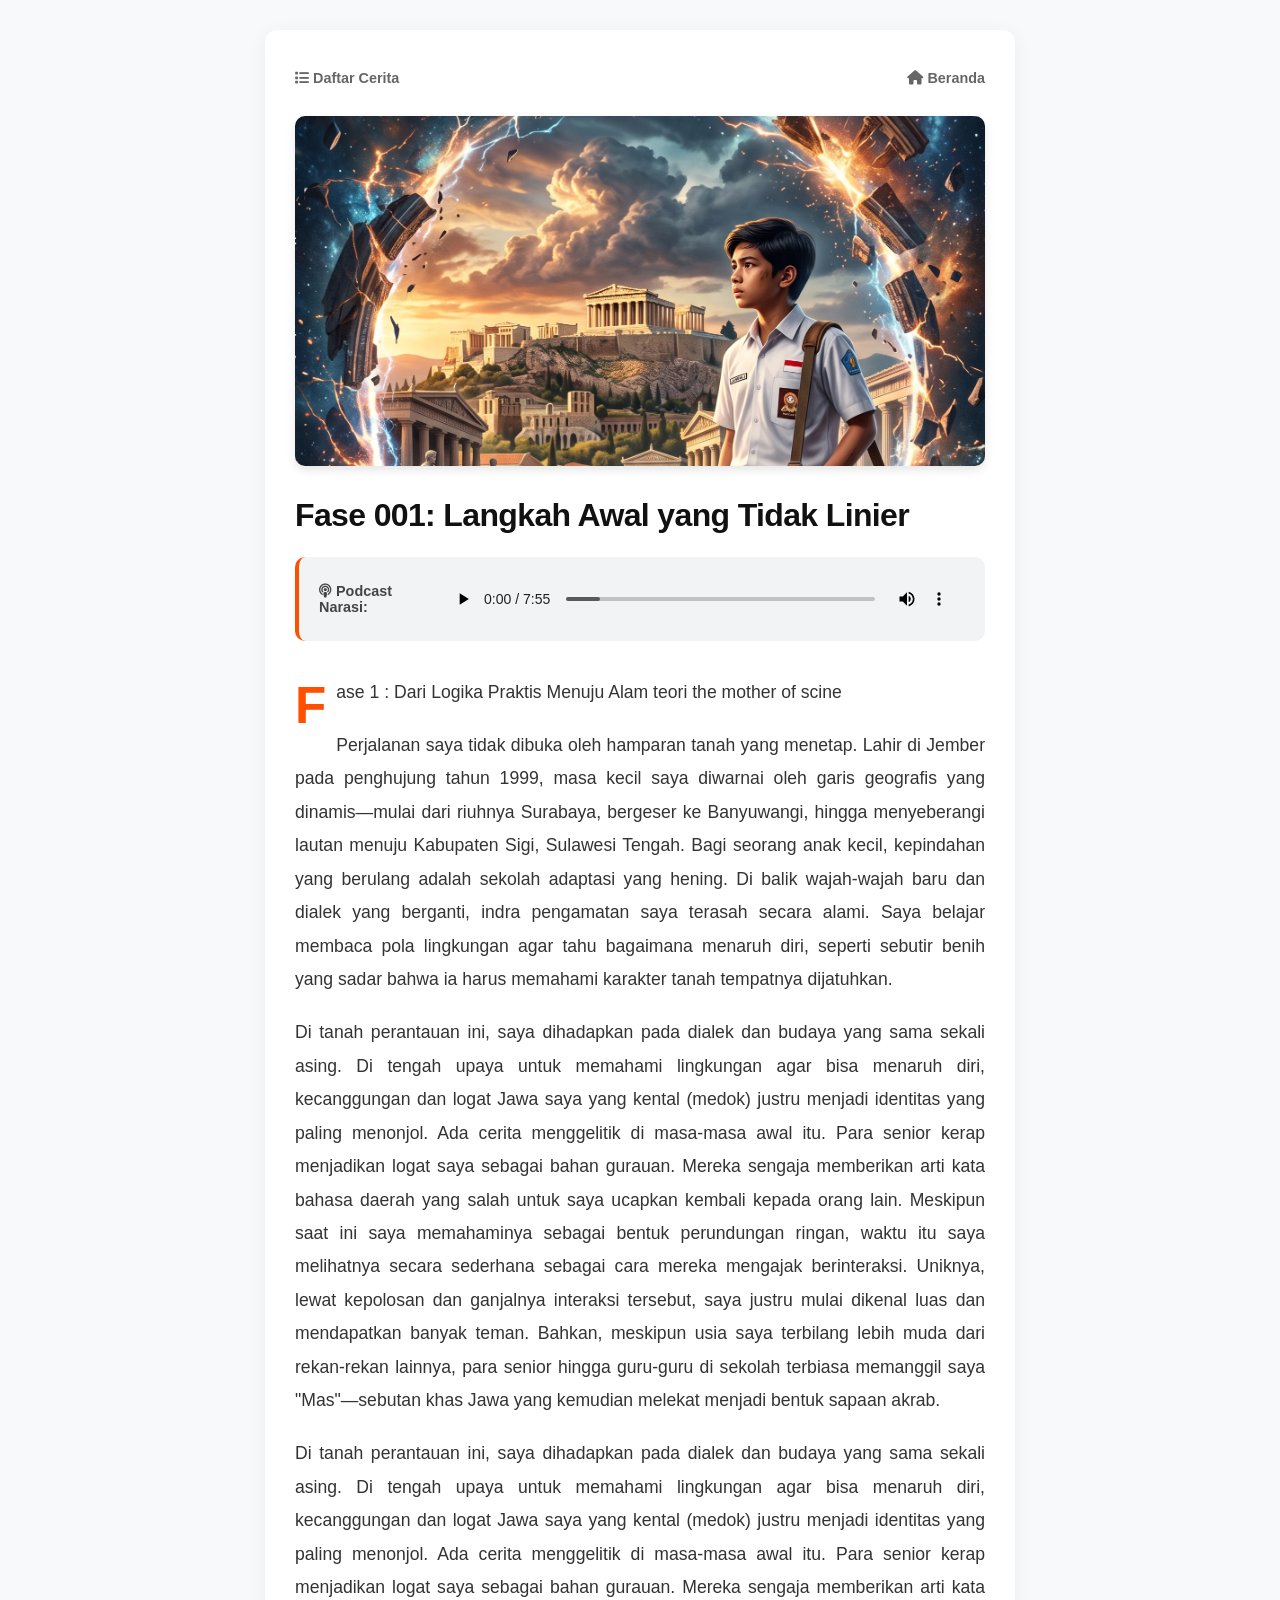
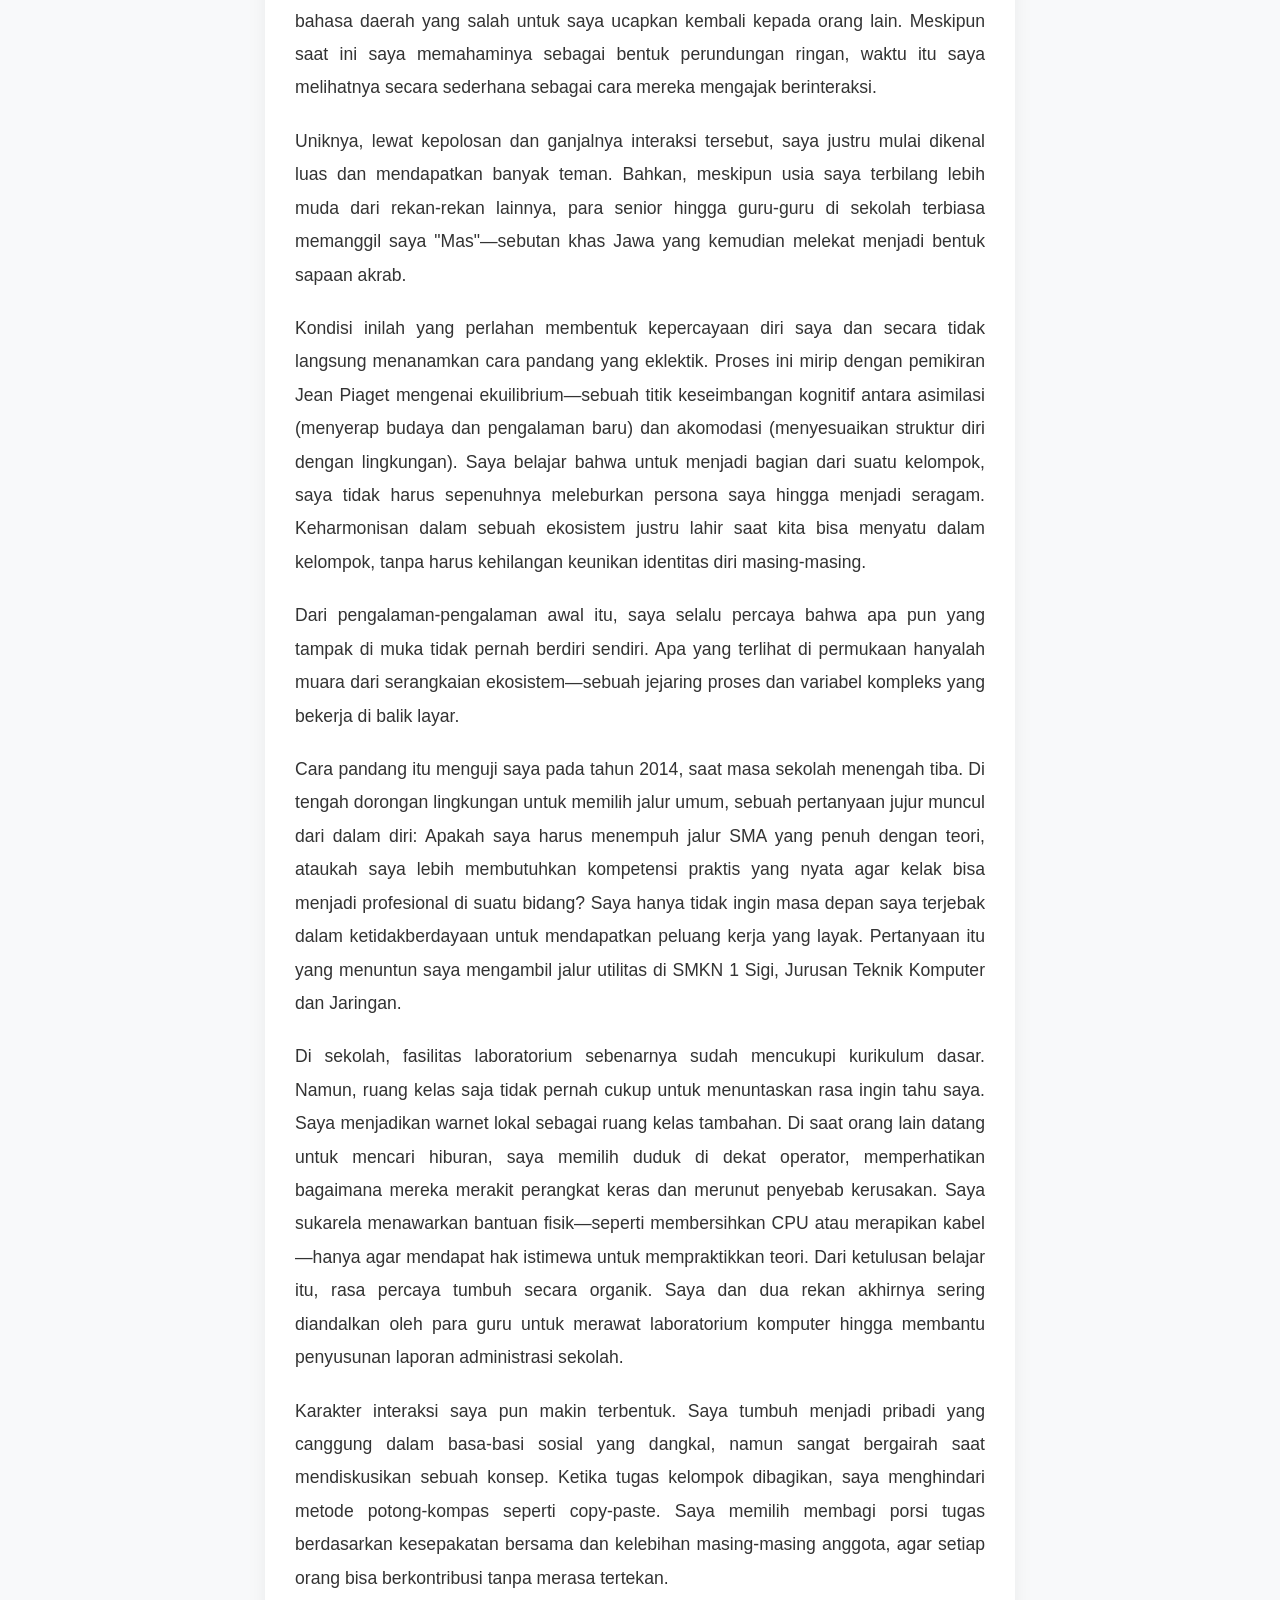
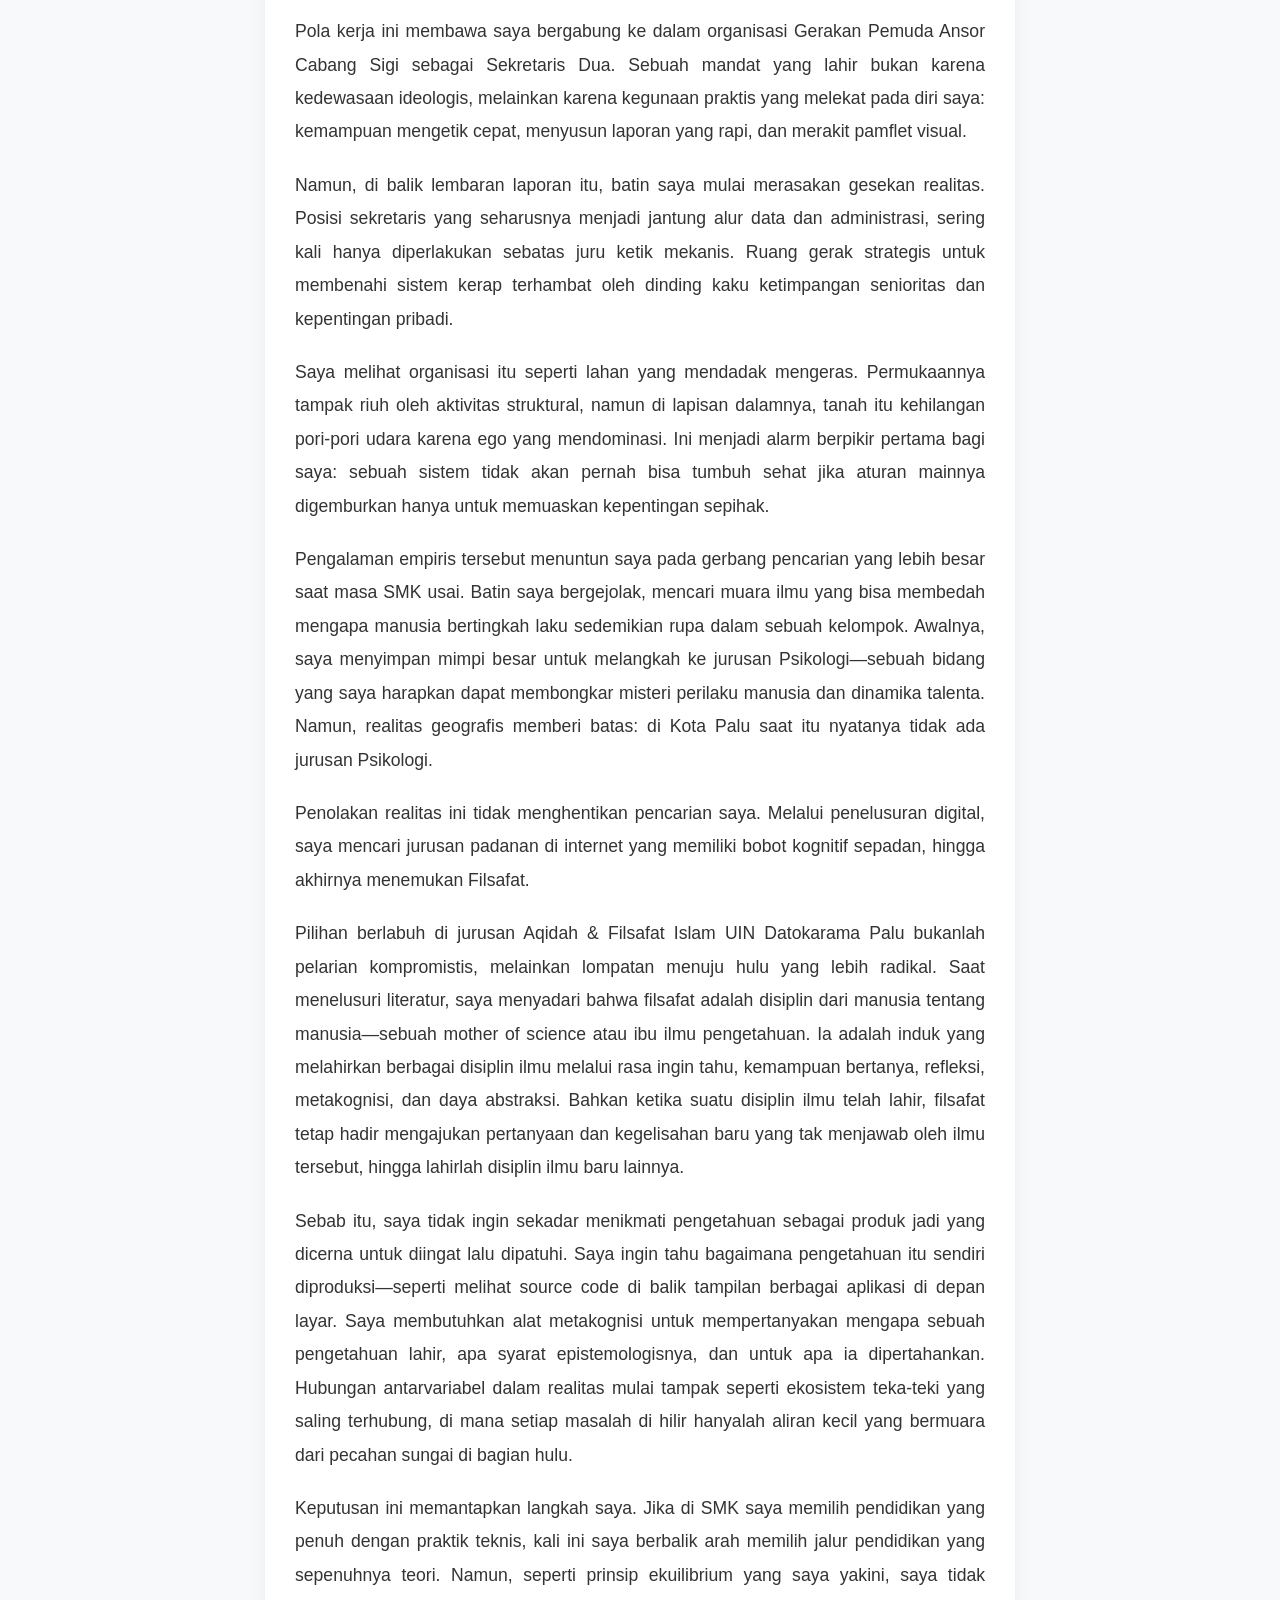
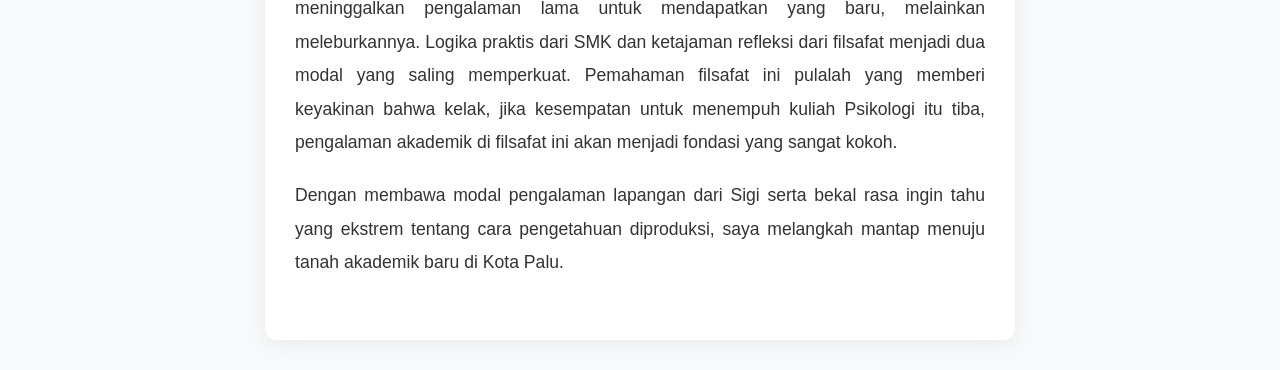
<file: Tentang Saya/cerita-saya/baca.html>
<!DOCTYPE html>
<html lang="id">
<head>
  <meta charset="UTF-8">
  <meta name="viewport" content="width=device-width, initial-scale=1.0">
  <title>Membaca Fase 1 - Subchan Adi Maskuri</title>
  
  <link rel="stylesheet" href="../../style.css">
  <link rel="stylesheet" href="https://cdnjs.cloudflare.com/ajax/libs/font-awesome/6.4.0/css/all.min.css">
  
  <style>
    body {
      background-color: #f8f9fa;
      font-family: 'Segoe UI', Tahoma, Geneva, Verdana, sans-serif;
      color: #333;
      margin: 0;
      padding: 0;
    }
    .reader-container {
      max-width: 750px;
      margin: 30px auto;
      padding: 40px 30px;
      background: #ffffff;
      border-radius: 12px;
      box-shadow: 0 4px 20px rgba(0,0,0,0.06);
    }
    
    .top-nav {
      display: flex;
      justify-content: space-between;
      margin-bottom: 30px;
    }
    .nav-link {
      color: #666;
      text-decoration: none;
      font-weight: 600;
      font-size: 0.9rem;
    }
    .nav-link:hover { color: #ff5000; }

    /* HEADER BANNER FASE */
    .phase-banner {
      width: 100%;
      max-height: 350px;
      object-fit: cover;
      border-radius: 10px;
      margin-bottom: 25px;
      box-shadow: 0 4px 10px rgba(0,0,0,0.1);
    }

    .phase-title {
      font-size: 2rem;
      color: #111;
      margin-bottom: 20px;
      line-height: 1.3;
    }

    /* AUDIO PLAYER PODCAST */
    .audio-box {
      background: #f1f3f5;
      padding: 15px 20px;
      border-radius: 10px;
      margin-bottom: 35px;
      display: flex;
      align-items: center;
      gap: 15px;
      border-left: 4px solid #ff5000;
    }
    .audio-box span {
      font-size: 0.9rem;
      font-weight: bold;
      color: #444;
    }
    .audio-box audio {
      width: 100%;
    }

    /* TEKS PARAGRAF OTOMATIS */
    .story-content p {
      font-size: 1.1rem;
      line-height: 1.9;
      color: #333;
      text-align: justify;
      margin-bottom: 20px;
    }

    /* Drop-cap untuk paragraf pertama */
    .story-content p:first-child::first-letter {
      font-size: 3.2rem;
      font-weight: bold;
      color: #ff5000;
      float: left;
      margin-right: 10px;
      line-height: 1;
      padding-top: 4px;
    }
  </style>
</head>
<body>

  <div class="reader-container">
    <!-- NAVIGASI ATAS -->
    <div class="top-nav">
      <a href="cerita.html" class="nav-link"><i class="fa-solid fa-list"></i> Daftar Cerita</a>
      <a href="../../index.html" class="nav-link"><i class="fa-solid fa-house"></i> Beranda</a>
    </div>

    <!-- BANNER GAMBAR (fase1.png) -->
    <img src="fase1.png" alt="Cover Fase 1" class="phase-banner" onerror="this.style.display='none'">

    <h1 class="phase-title">Fase 001: Langkah Awal yang Tidak Linier</h1>

    <!-- AUDIO PODCAST (fase1.mp3) -->
    <div class="audio-box">
      <span><i class="fa-solid fa-podcast"></i> Podcast Narasi:</span>
      <audio controls>
        <source src="fase1.mp3" type="audio/mpeg">
        Browser Anda tidak mendukung pemutar audio.
      </audio>
    </div>

    <!-- AREA ISI TEKS DARI fase1.txt -->
    <div class="story-content" id="storyContent">
      <p style="color: #999; font-style: italic;">Memuat cerita...</p>
    </div>
  </div>

  <!-- JAVASCRIPT OTOMATIS MEMBACA fase1.txt -->
  <script>
    fetch('fase1.txt')
      .then(response => {
        if (!response.ok) throw new Error("Gagal mengambil file teks");
        return response.text();
      })
      .then(text => {
        const container = document.getElementById('storyContent');
        container.innerHTML = ''; 
        
        // Memecah teks berdasarkan baris kosong (Enter 2x)
        const paragraphs = text.split(/\n\s*\n/);
        
        paragraphs.forEach(p => {
          if (p.trim() !== '') {
            const pTag = document.createElement('p');
            pTag.textContent = p.trim();
            container.appendChild(pTag);
          }
        });
      })
      .catch(err => {
        document.getElementById('storyContent').innerHTML = '<p style="color:red;">Gagal memuat teks cerita. Pastikan file fase1.txt sudah di-commit.</p>';
      });
  </script>

</body>
</html>
</file>
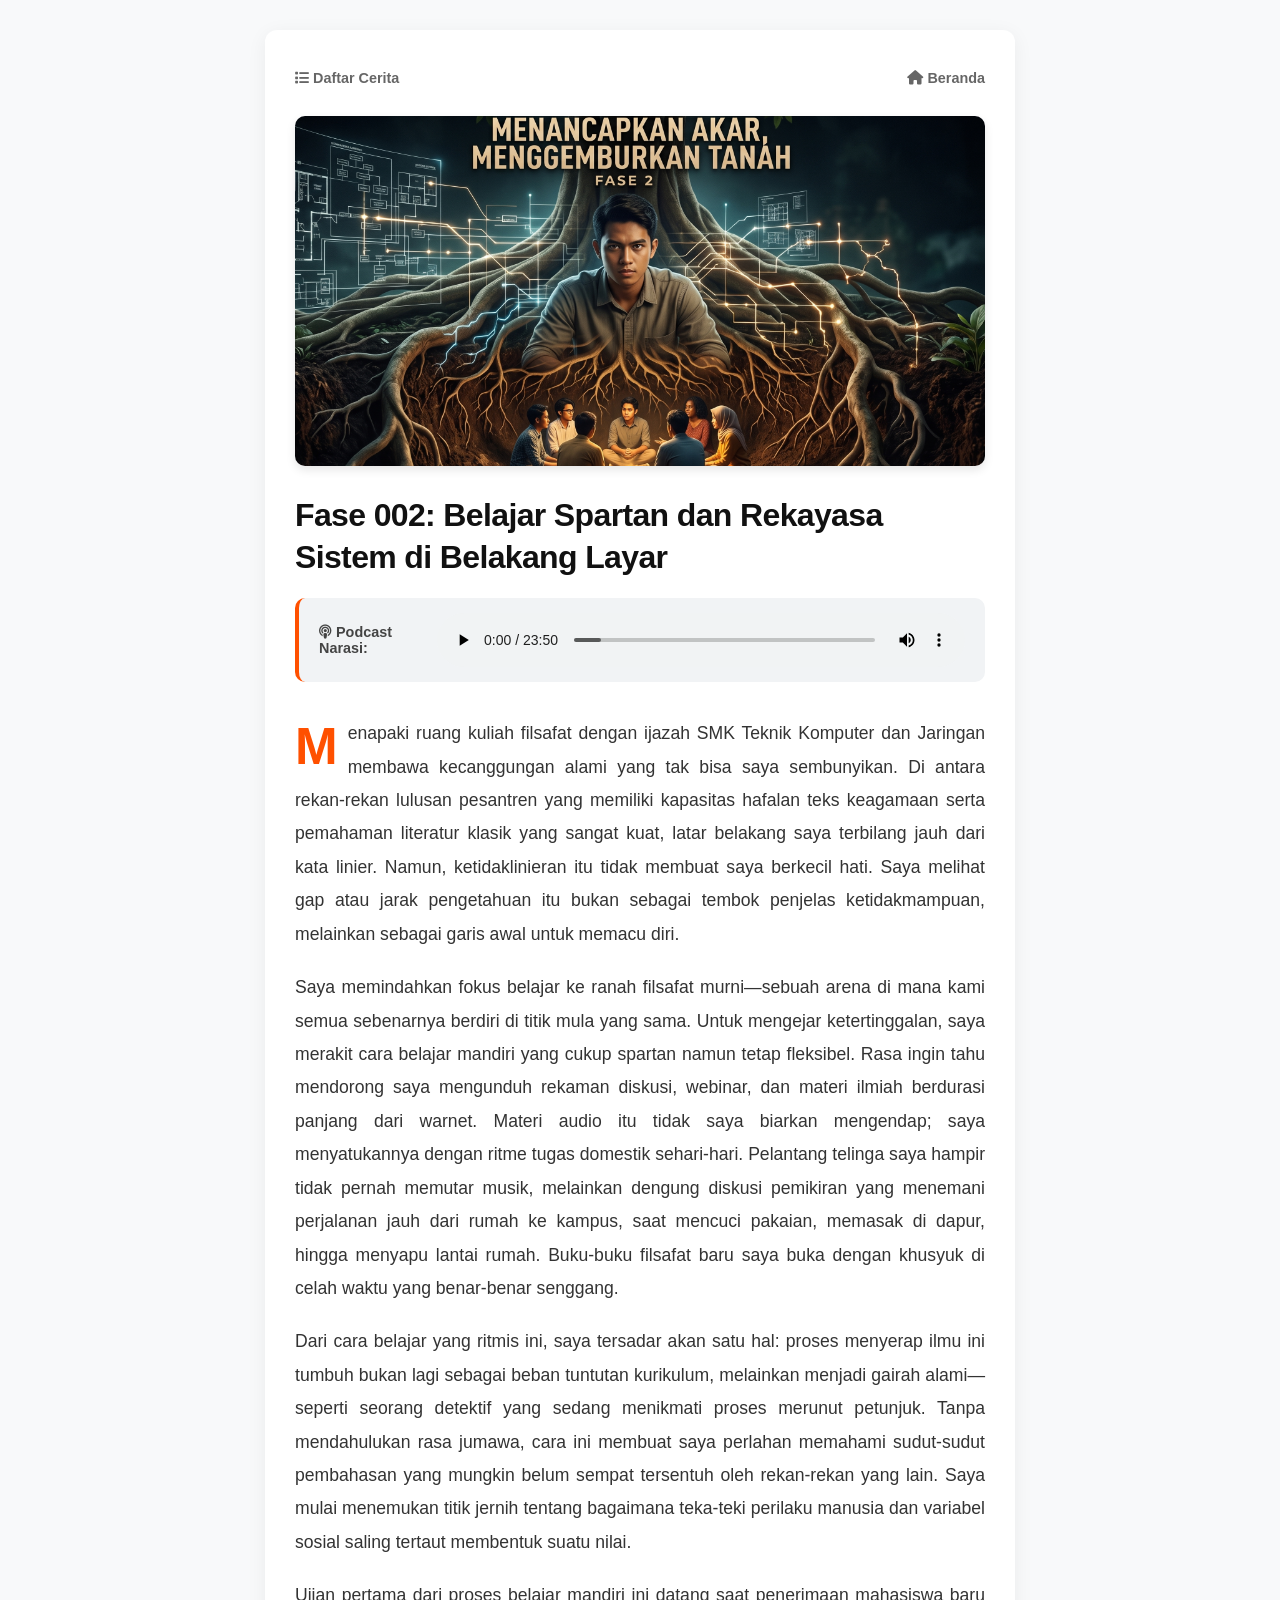
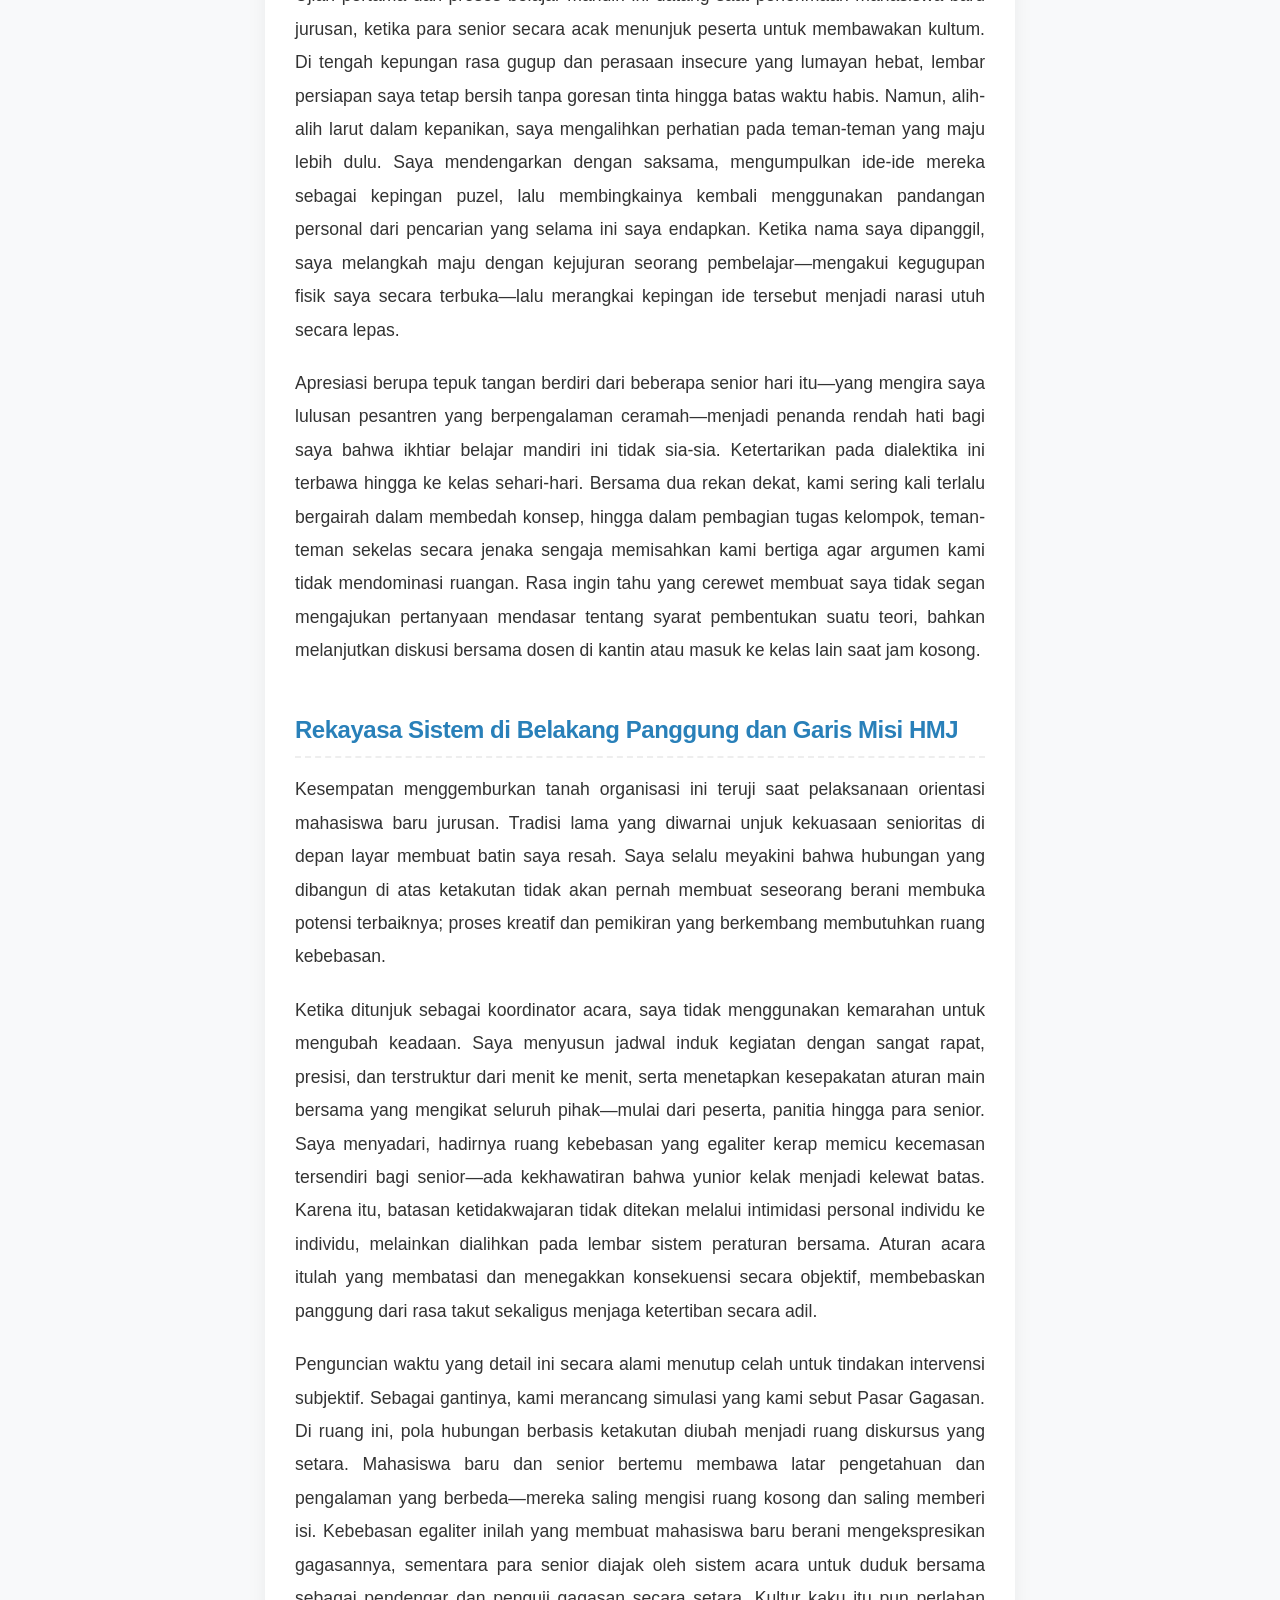
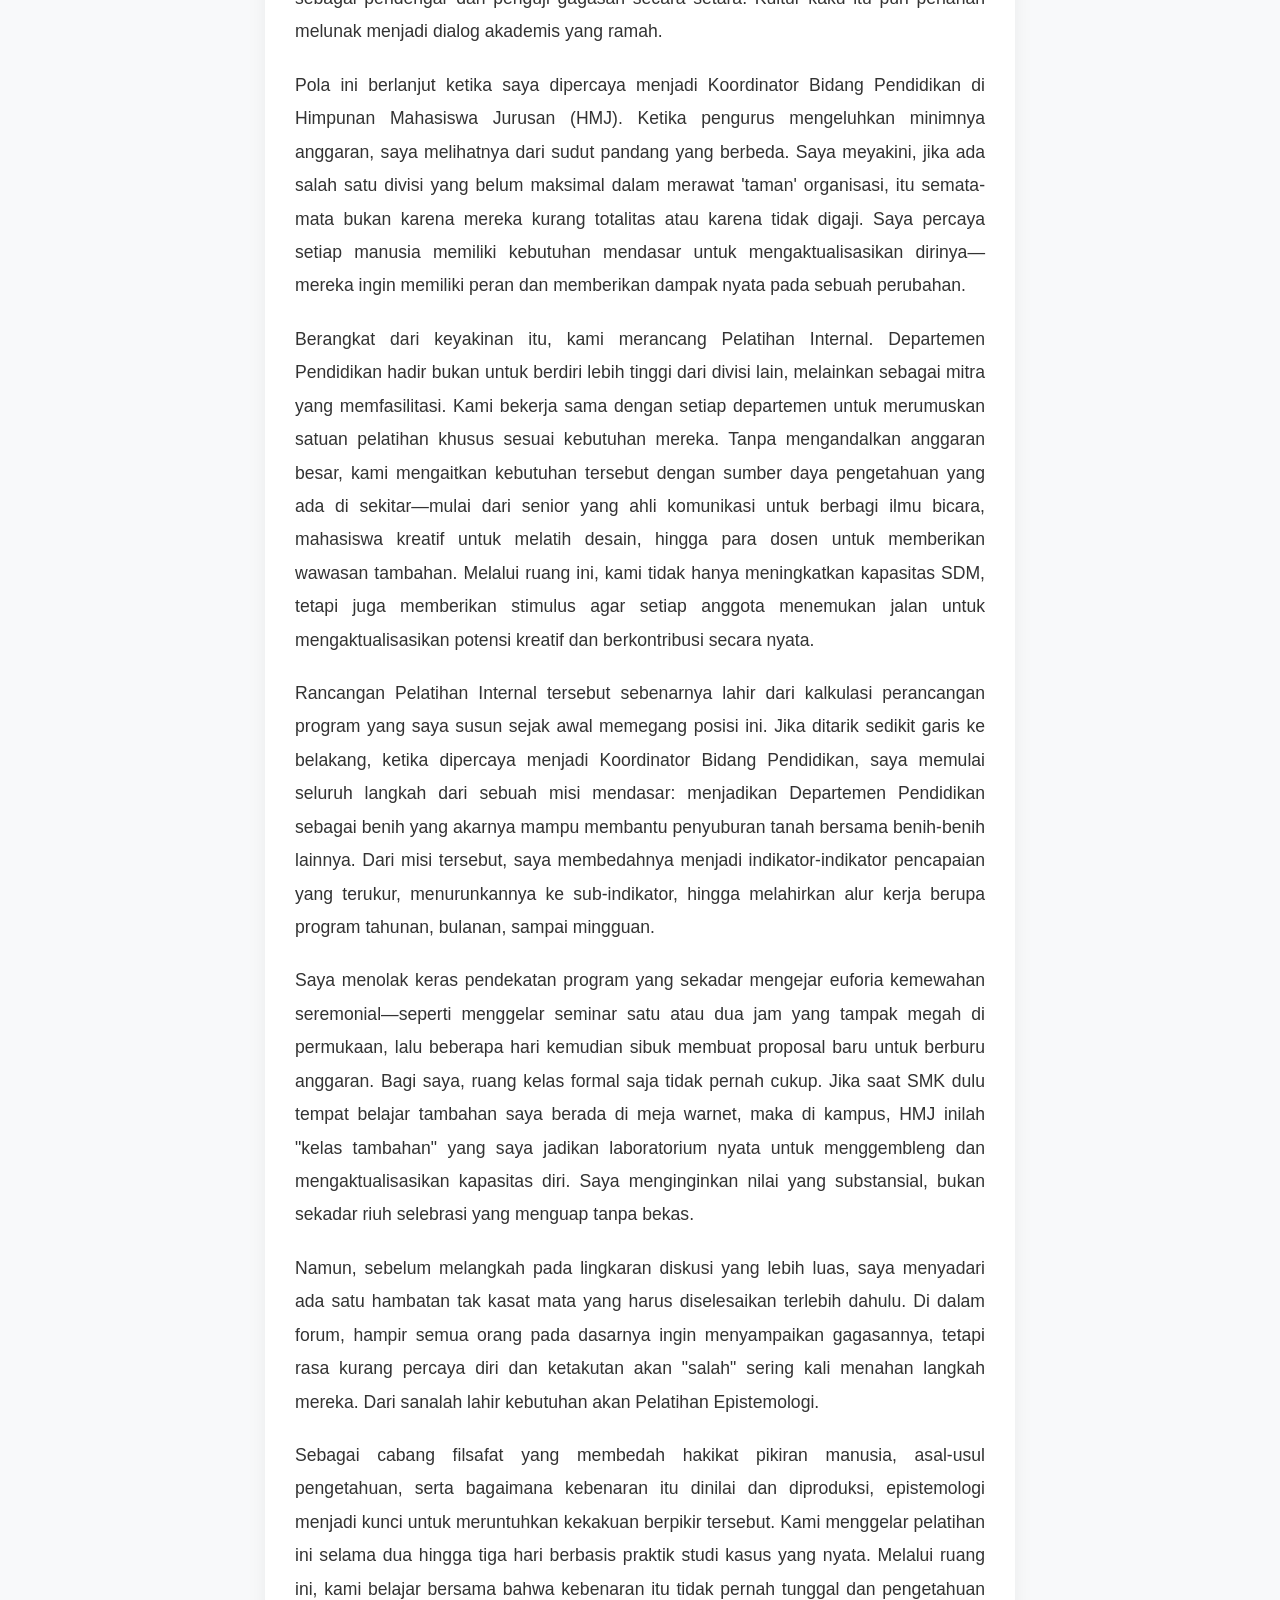
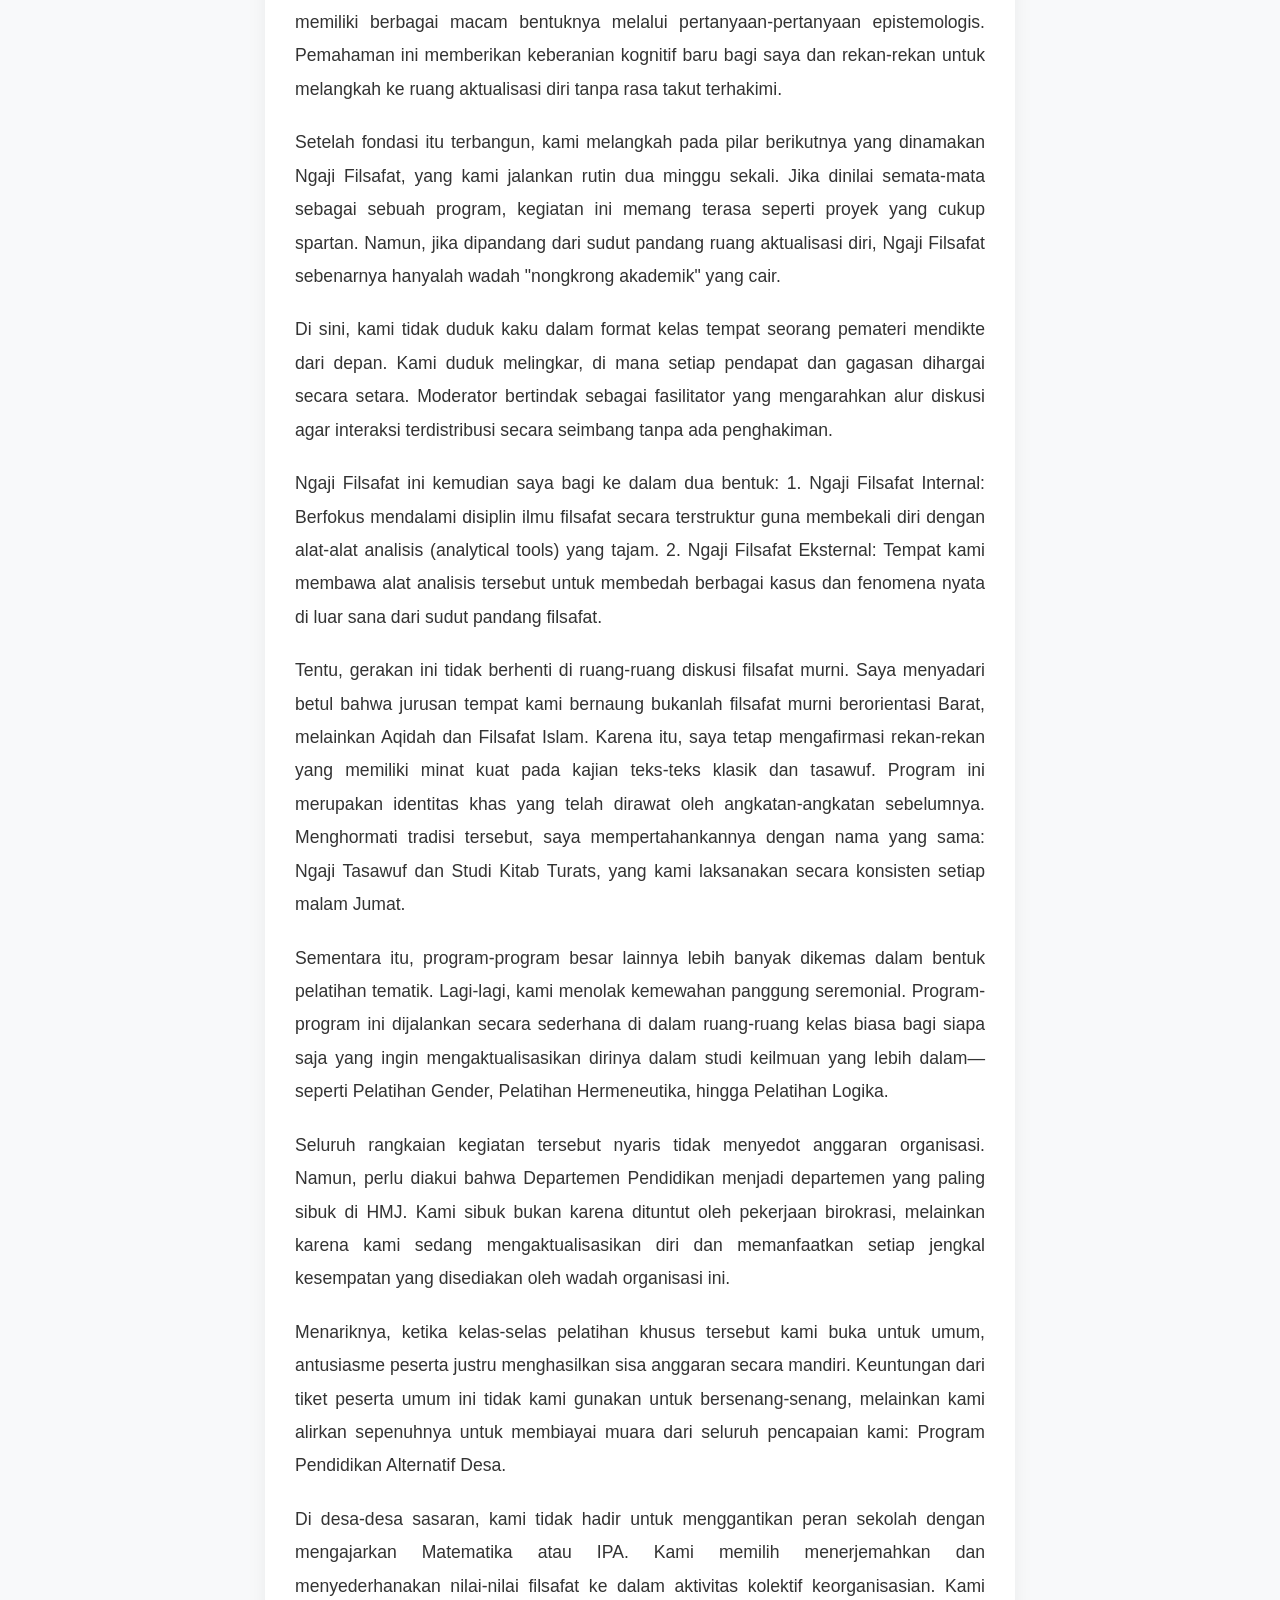
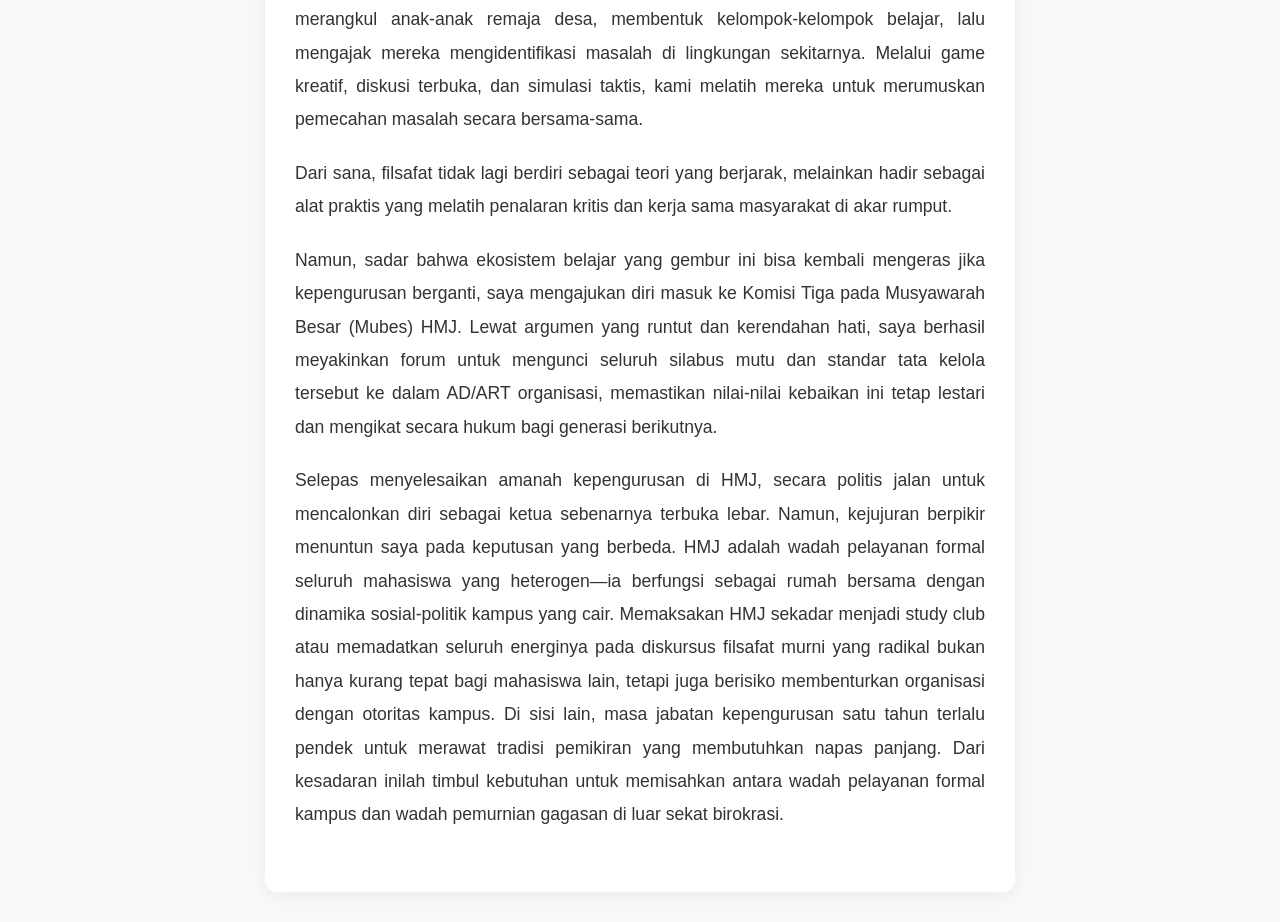
<file: Tentang Saya/cerita-saya/baca2.html>
<!DOCTYPE html>
<html lang="id">
<head>
  <meta charset="UTF-8">
  <meta name="viewport" content="width=device-width, initial-scale=1.0">
  <title>Membaca Fase 2 - Subchan Adi Maskuri</title>
  
  <link rel="stylesheet" href="../../style.css">
  <link rel="stylesheet" href="https://cdnjs.cloudflare.com/ajax/libs/font-awesome/6.4.0/css/all.min.css">
  
  <style>
    body { background-color: #f8f9fa; font-family: 'Segoe UI', Tahoma, Geneva, Verdana, sans-serif; color: #333; margin: 0; padding: 0; }
    .reader-container { max-width: 750px; margin: 30px auto; padding: 40px 30px; background: #ffffff; border-radius: 12px; box-shadow: 0 4px 20px rgba(0,0,0,0.06); }
    .top-nav { display: flex; justify-content: space-between; margin-bottom: 30px; }
    .nav-link { color: #666; text-decoration: none; font-weight: 600; font-size: 0.9rem; }
    .nav-link:hover { color: #ff5000; }
    .phase-banner { width: 100%; max-height: 350px; object-fit: cover; border-radius: 10px; margin-bottom: 25px; box-shadow: 0 4px 10px rgba(0,0,0,0.1); }
    .phase-title { font-size: 2rem; color: #111; margin-bottom: 20px; line-height: 1.3; }
    .audio-box { background: #f1f3f5; padding: 15px 20px; border-radius: 10px; margin-bottom: 35px; display: flex; align-items: center; gap: 15px; border-left: 4px solid #ff5000; }
    .audio-box span { font-size: 0.9rem; font-weight: bold; color: #444; }
    .audio-box audio { width: 100%; }
    
    /* DESAIN TEKS OTOMATIS */
    .story-content p { font-size: 1.1rem; line-height: 1.9; color: #333; text-align: justify; margin-bottom: 20px; }
    .story-content p:first-child::first-letter { font-size: 3.2rem; font-weight: bold; color: #ff5000; float: left; margin-right: 10px; line-height: 1; padding-top: 4px; }
    
    /* DESAIN KHUSUS SUBJUDUL FASE 2 */
.story-content h2 { 
  font-size: 1.5rem; 
  font-weight: 800; /* <--- INI KUNCI AGAR JUDUL SANGAT TEBAL */
  color: #2980b9; 
  margin-top: 45px; 
  margin-bottom: 15px; 
  border-bottom: 2px dashed #eee; 
  padding-bottom: 10px; 
  line-height: 1.4; 
}
  </style>
</head>
<body>

  <div class="reader-container">
    <div class="top-nav">
      <a href="cerita.html" class="nav-link"><i class="fa-solid fa-list"></i> Daftar Cerita</a>
      <a href="../../index.html" class="nav-link"><i class="fa-solid fa-house"></i> Beranda</a>
    </div>

    <!-- Panggil gambar fase2.jpg -->
    <img src="fase2.png" alt="Cover Fase 2" class="phase-banner" onerror="this.style.display='none'">

    <h1 class="phase-title">Fase 002: Belajar Spartan dan Rekayasa Sistem di Belakang Layar</h1>

    <div class="audio-box">
      <span><i class="fa-solid fa-podcast"></i> Podcast Narasi:</span>
      <audio controls>
        <source src="fase2.mp3" type="audio/mpeg">
        Browser Anda tidak mendukung pemutar audio.
      </audio>
    </div>

    <!-- Area Teks Fase 2 -->
    <div class="story-content" id="storyContent">
      <p style="color: #999; font-style: italic;">Memuat cerita Fase 2...</p>
    </div>
  </div>

  <!-- SCRIPT CERDAS PENDETEKSI SUBJUDUL -->
  <script>
    fetch('fase2.txt')
      .then(response => response.text())
      .then(text => {
        const container = document.getElementById('storyContent');
        container.innerHTML = ''; 
        
        const paragraphs = text.split(/\n\s*\n/);
        
        paragraphs.forEach(p => {
          const cleanText = p.trim();
          if (cleanText !== '') {
            // Logika Deteksi: Jika teks pendek (kurang dari 120 huruf) dan tidak diakhiri titik/tanya, jadikan Subjudul (H2)
            if (cleanText.length < 120 && !cleanText.endsWith('.') && !cleanText.endsWith('?')) {
              const h2 = document.createElement('h2');
              h2.textContent = cleanText;
              container.appendChild(h2);
            } else {
              const pTag = document.createElement('p');
              pTag.textContent = cleanText;
              container.appendChild(pTag);
            }
          }
        });
      })
      .catch(err => {
        document.getElementById('storyContent').innerHTML = '<p style="color:red;">Gagal memuat teks cerita.</p>';
      });
  </script>

</body>
</html>
</file>
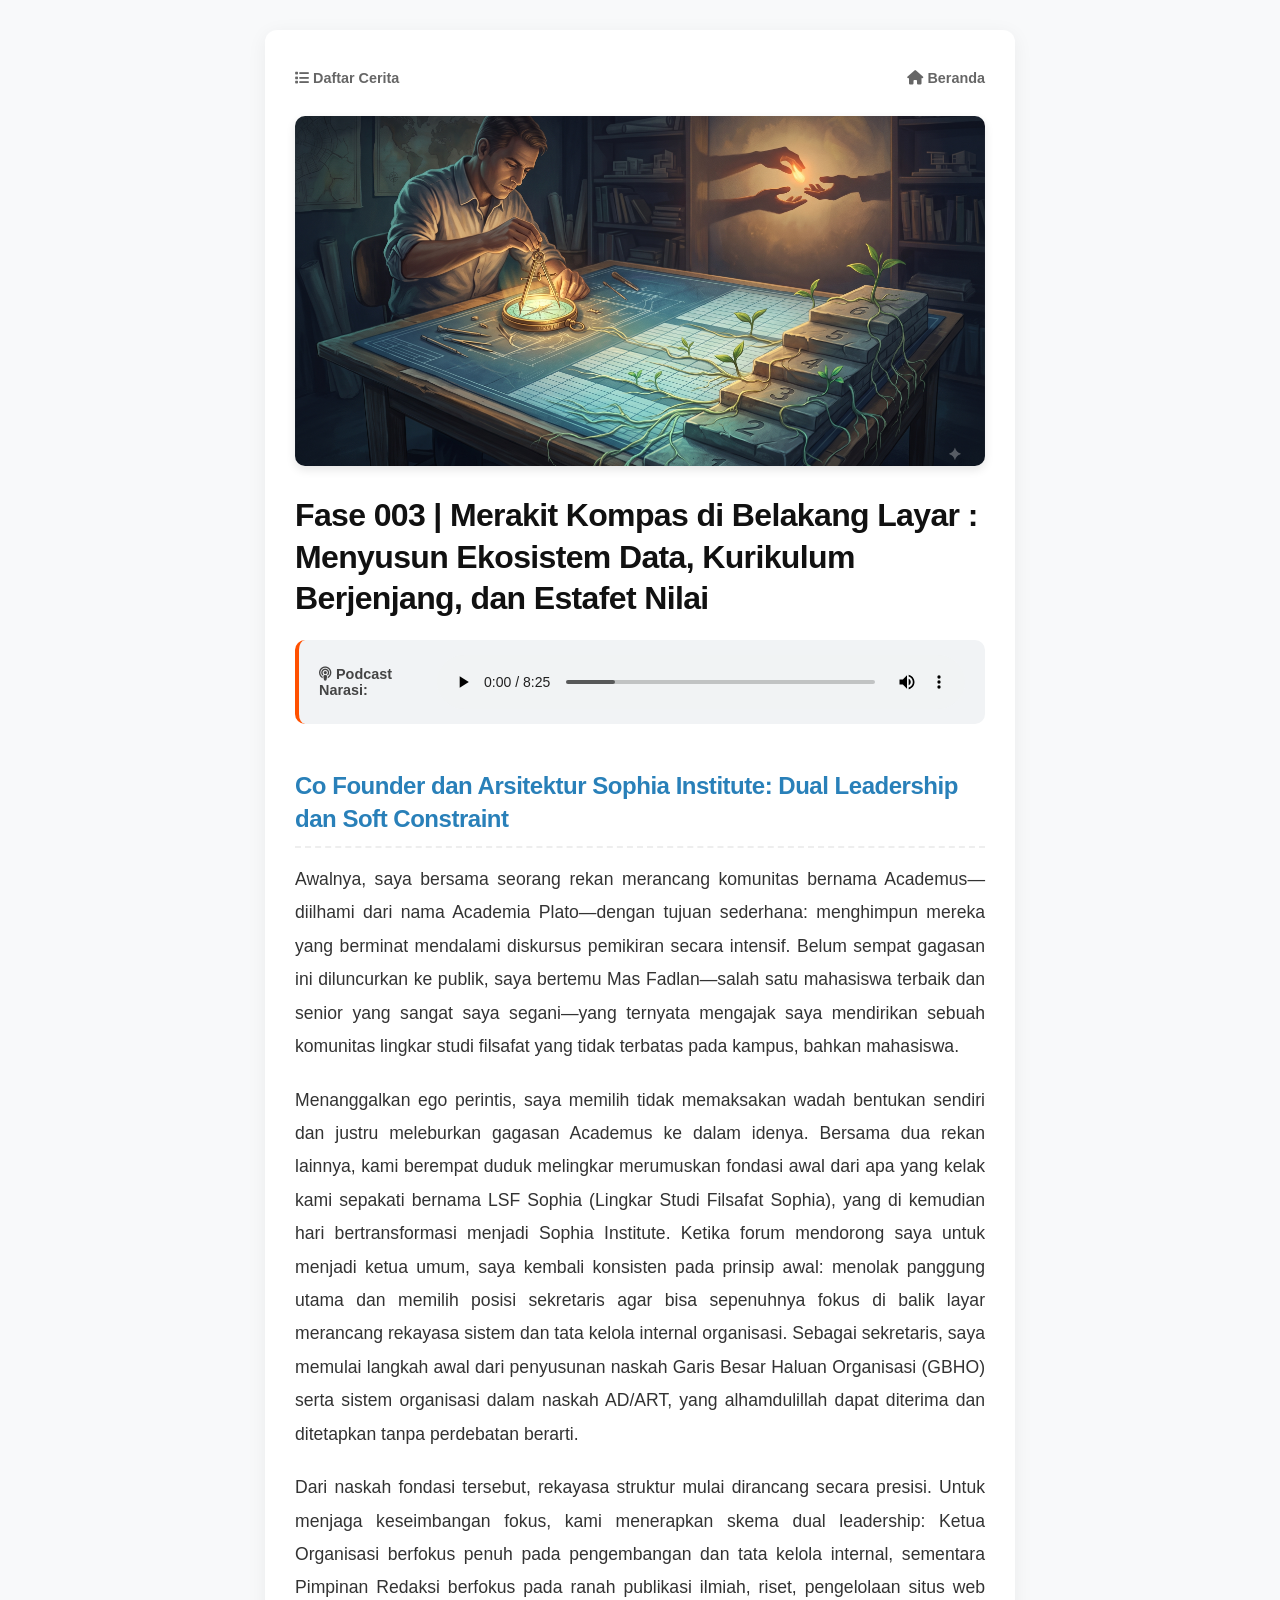
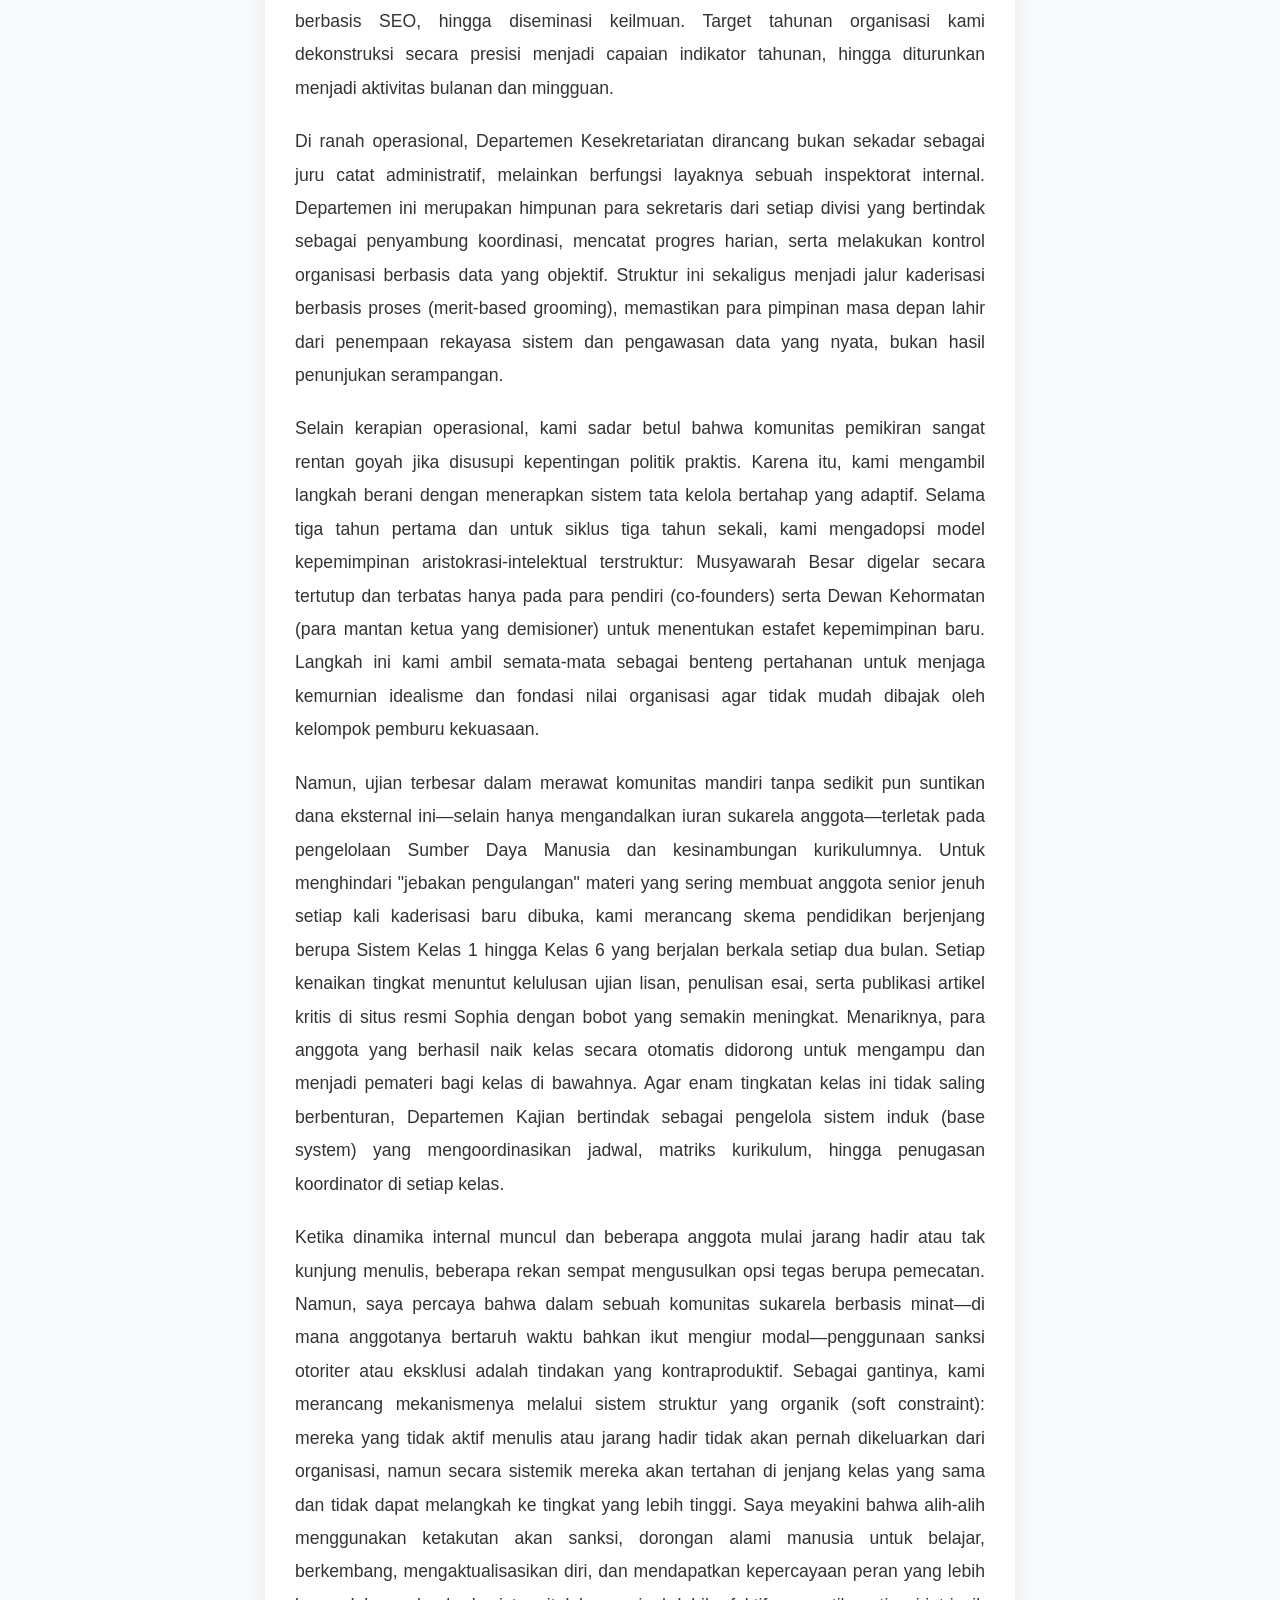
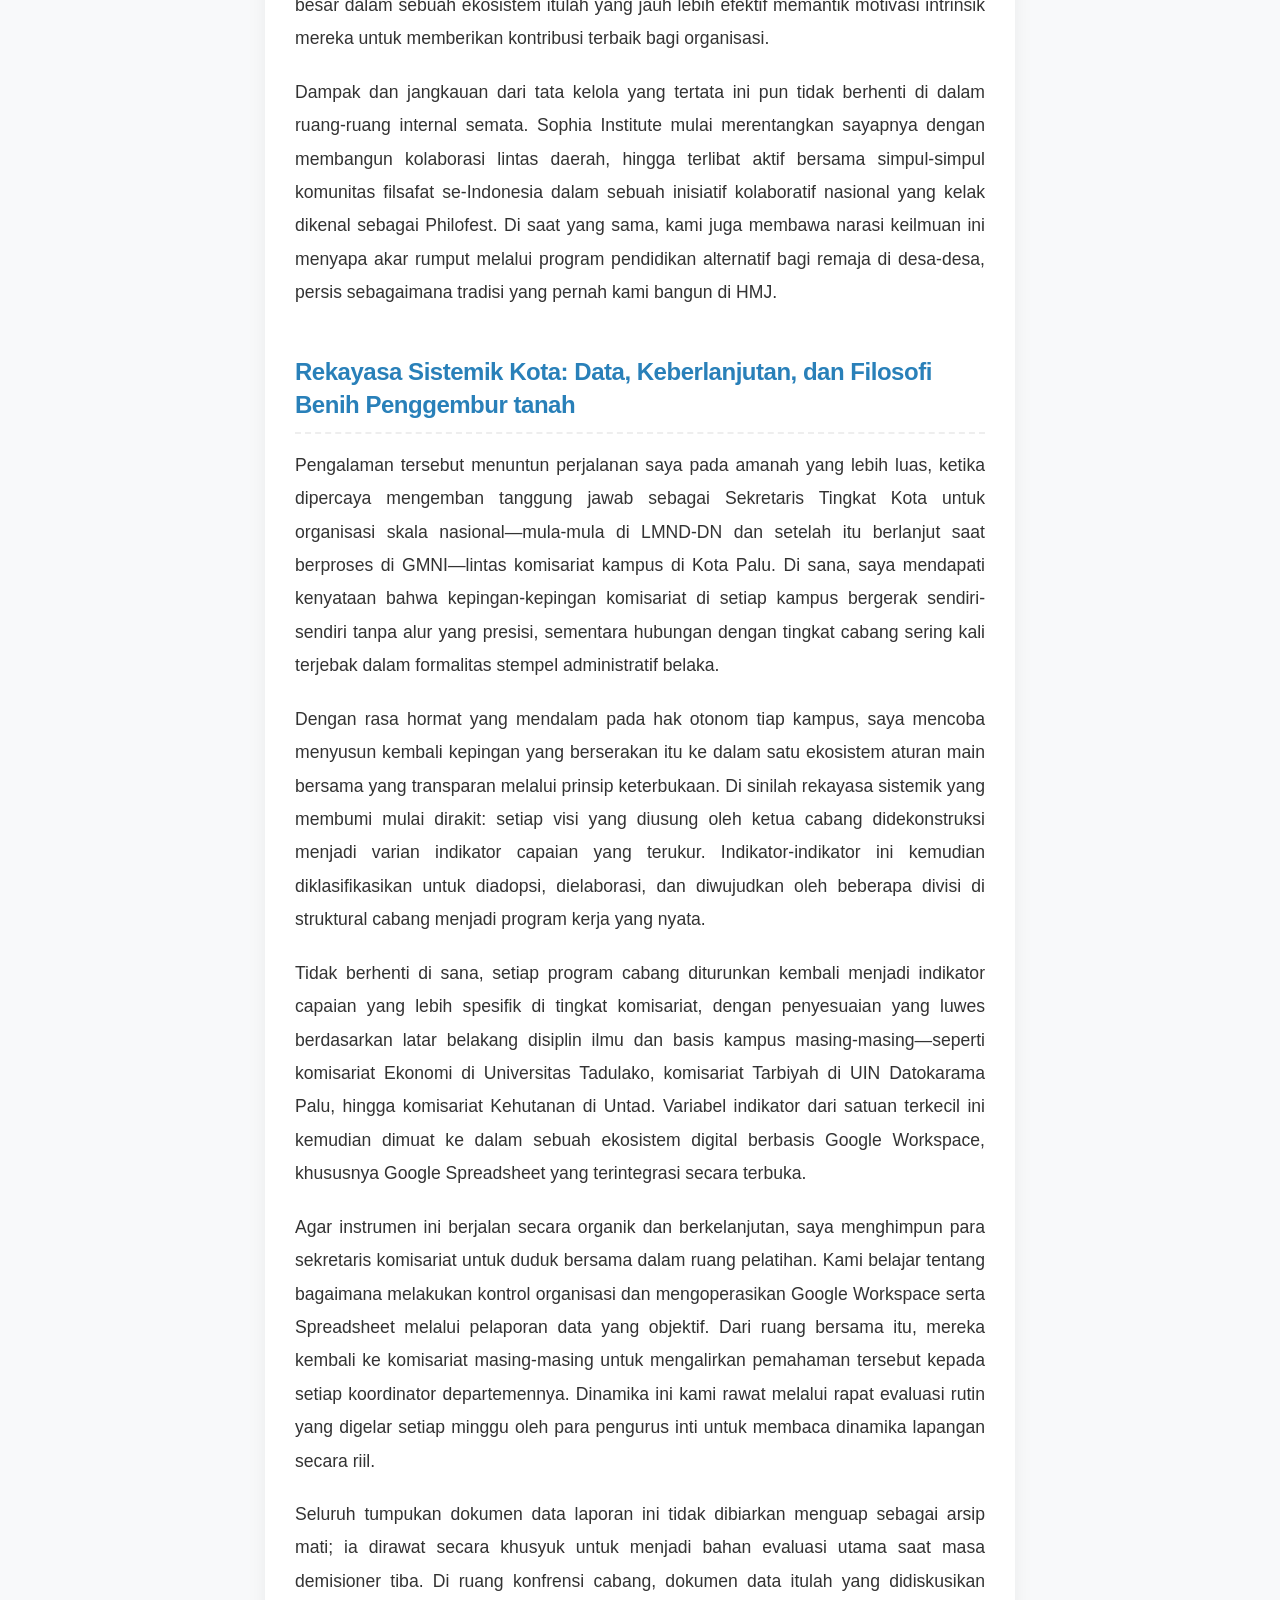
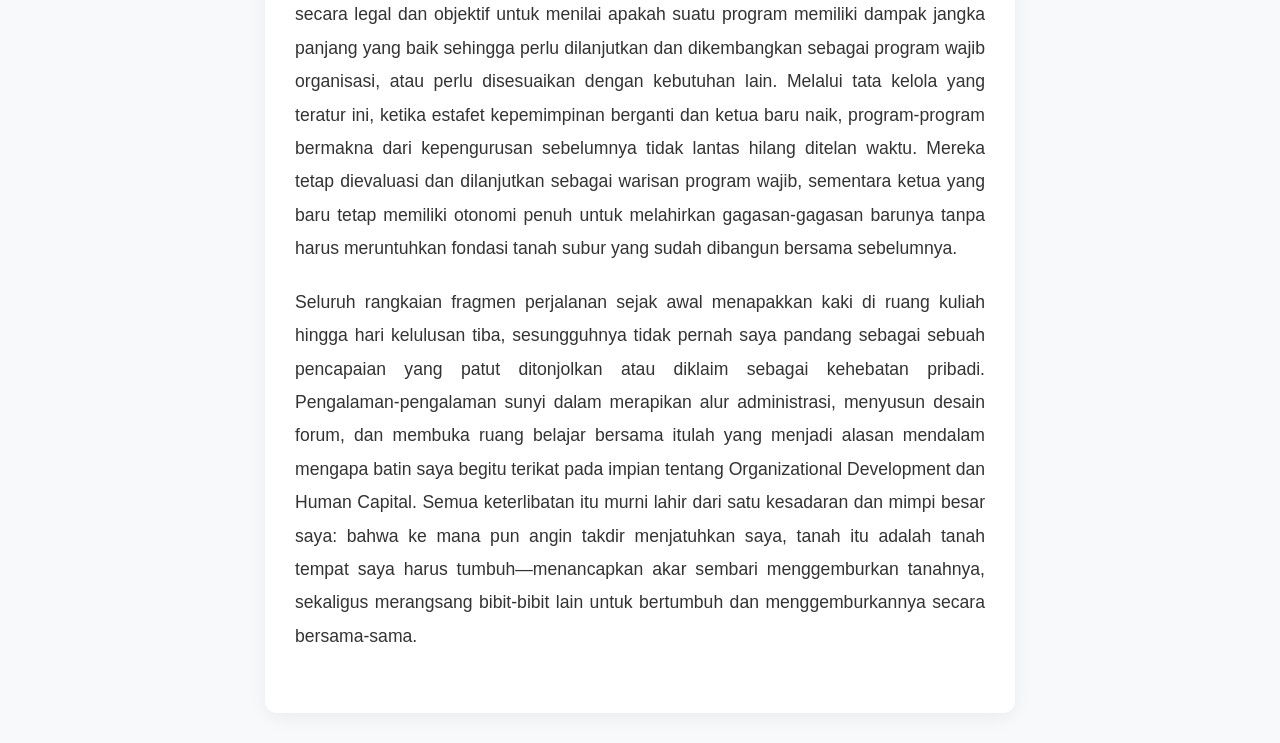
<file: Tentang Saya/cerita-saya/baca3.html>
<!DOCTYPE html>
<html lang="id">
<head>
  <meta charset="UTF-8">
  <meta name="viewport" content="width=device-width, initial-scale=1.0">
  <title>Membaca Fase 3 - Subchan Adi Maskuri</title>
  
  <link rel="stylesheet" href="../../style.css">
  <link rel="stylesheet" href="https://cdnjs.cloudflare.com/ajax/libs/font-awesome/6.4.0/css/all.min.css">
  
  <style>
    body { background-color: #f8f9fa; font-family: 'Segoe UI', Tahoma, Geneva, Verdana, sans-serif; color: #333; margin: 0; padding: 0; }
    .reader-container { max-width: 750px; margin: 30px auto; padding: 40px 30px; background: #ffffff; border-radius: 12px; box-shadow: 0 4px 20px rgba(0,0,0,0.06); }
    .top-nav { display: flex; justify-content: space-between; margin-bottom: 30px; }
    .nav-link { color: #666; text-decoration: none; font-weight: 600; font-size: 0.9rem; }
    .nav-link:hover { color: #ff5000; }
    .phase-banner { width: 100%; max-height: 350px; object-fit: cover; border-radius: 10px; margin-bottom: 25px; box-shadow: 0 4px 10px rgba(0,0,0,0.1); }
    .phase-title { font-size: 2rem; color: #111; margin-bottom: 20px; line-height: 1.3; }
    .audio-box { background: #f1f3f5; padding: 15px 20px; border-radius: 10px; margin-bottom: 35px; display: flex; align-items: center; gap: 15px; border-left: 4px solid #ff5000; }
    .audio-box span { font-size: 0.9rem; font-weight: bold; color: #444; }
    .audio-box audio { width: 100%; }
    
    /* DESAIN TEKS OTOMATIS */
    .story-content p { font-size: 1.1rem; line-height: 1.9; color: #333; text-align: justify; margin-bottom: 20px; }
    .story-content p:first-child::first-letter { font-size: 3.2rem; font-weight: bold; color: #ff5000; float: left; margin-right: 10px; line-height: 1; padding-top: 4px; }
    
    /* DESAIN KHUSUS SUBJUDUL FASE 3 */
.story-content h2 { 
  font-size: 1.5rem; 
  font-weight: 800; /* <--- INI KUNCI AGAR JUDUL SANGAT TEBAL */
  color: #2980b9; 
  margin-top: 45px; 
  margin-bottom: 15px; 
  border-bottom: 2px dashed #eee; 
  padding-bottom: 10px; 
  line-height: 1.4; 
}
  </style>
</head>
<body>

  <div class="reader-container">
    <div class="top-nav">
      <a href="cerita.html" class="nav-link"><i class="fa-solid fa-list"></i> Daftar Cerita</a>
      <a href="../../index.html" class="nav-link"><i class="fa-solid fa-house"></i> Beranda</a>
    </div>

    <!-- Panggil gambar fase3.jpg -->
    <img src="fase3.png" alt="Cover Fase 3" class="phase-banner" onerror="this.style.display='none'">

    <h1 class="phase-title">Fase 003 | Merakit Kompas di Belakang Layar : Menyusun Ekosistem Data, Kurikulum Berjenjang, dan Estafet Nilai</h1>

    <div class="audio-box">
      <span><i class="fa-solid fa-podcast"></i> Podcast Narasi:</span>
      <audio controls>
        <source src="fase3.mp3" type="audio/mpeg">
        Browser Anda tidak mendukung pemutar audio.
      </audio>
    </div>

    <!-- Area Teks Fase 3 -->
    <div class="story-content" id="storyContent">
      <p style="color: #999; font-style: italic;">Memuat cerita Fase 3...</p>
    </div>
  </div>

  <!-- SCRIPT CERDAS PENDETEKSI SUBJUDUL -->
  <script>
    fetch('fase3.txt')
      .then(response => response.text())
      .then(text => {
        const container = document.getElementById('storyContent');
        container.innerHTML = ''; 
        
        const paragraphs = text.split(/\n\s*\n/);
        
        paragraphs.forEach(p => {
          const cleanText = p.trim();
          if (cleanText !== '') {
            // Logika Deteksi: Jika teks pendek (kurang dari 120 huruf) dan tidak diakhiri titik/tanya, jadikan Subjudul (H2)
            if (cleanText.length < 120 && !cleanText.endsWith('.') && !cleanText.endsWith('?')) {
              const h2 = document.createElement('h2');
              h2.textContent = cleanText;
              container.appendChild(h2);
            } else {
              const pTag = document.createElement('p');
              pTag.textContent = cleanText;
              container.appendChild(pTag);
            }
          }
        });
      })
      .catch(err => {
        document.getElementById('storyContent').innerHTML = '<p style="color:red;">Gagal memuat teks cerita.</p>';
      });
  </script>

</body>
</html>
</file>
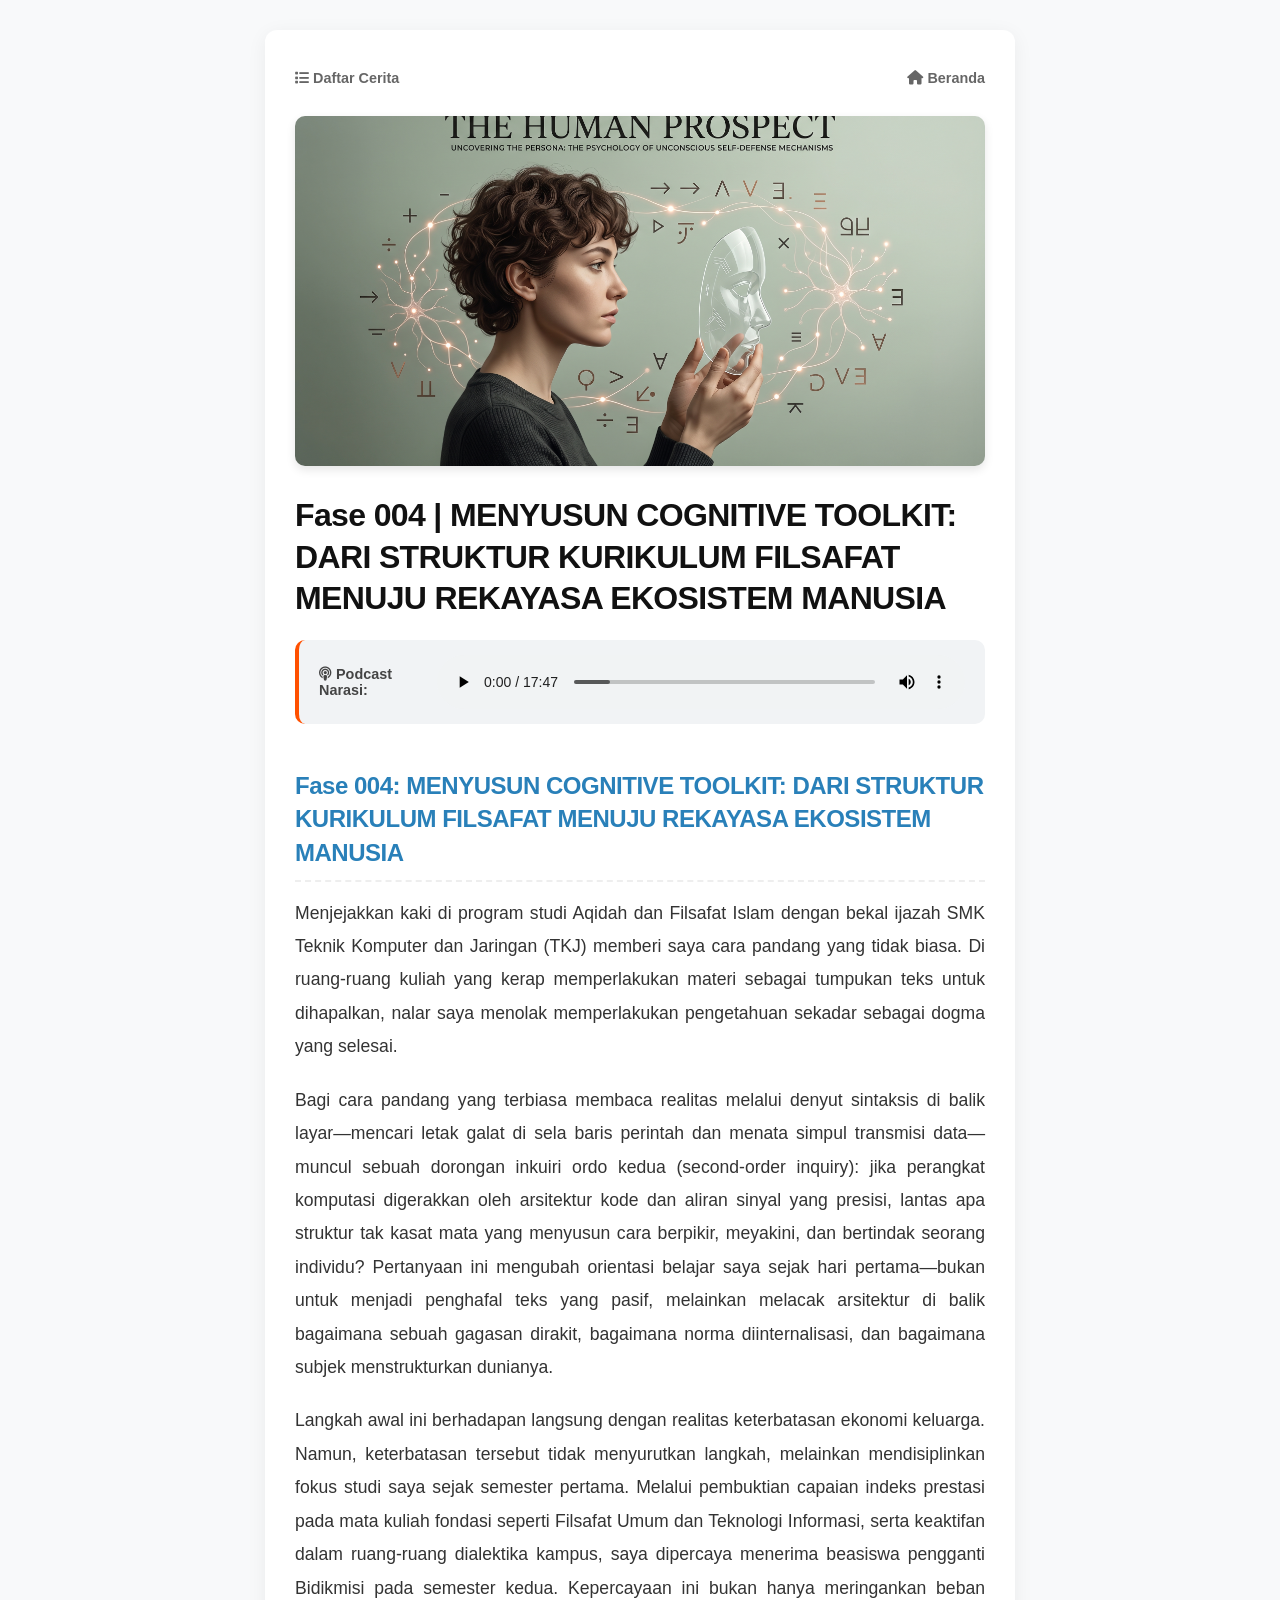
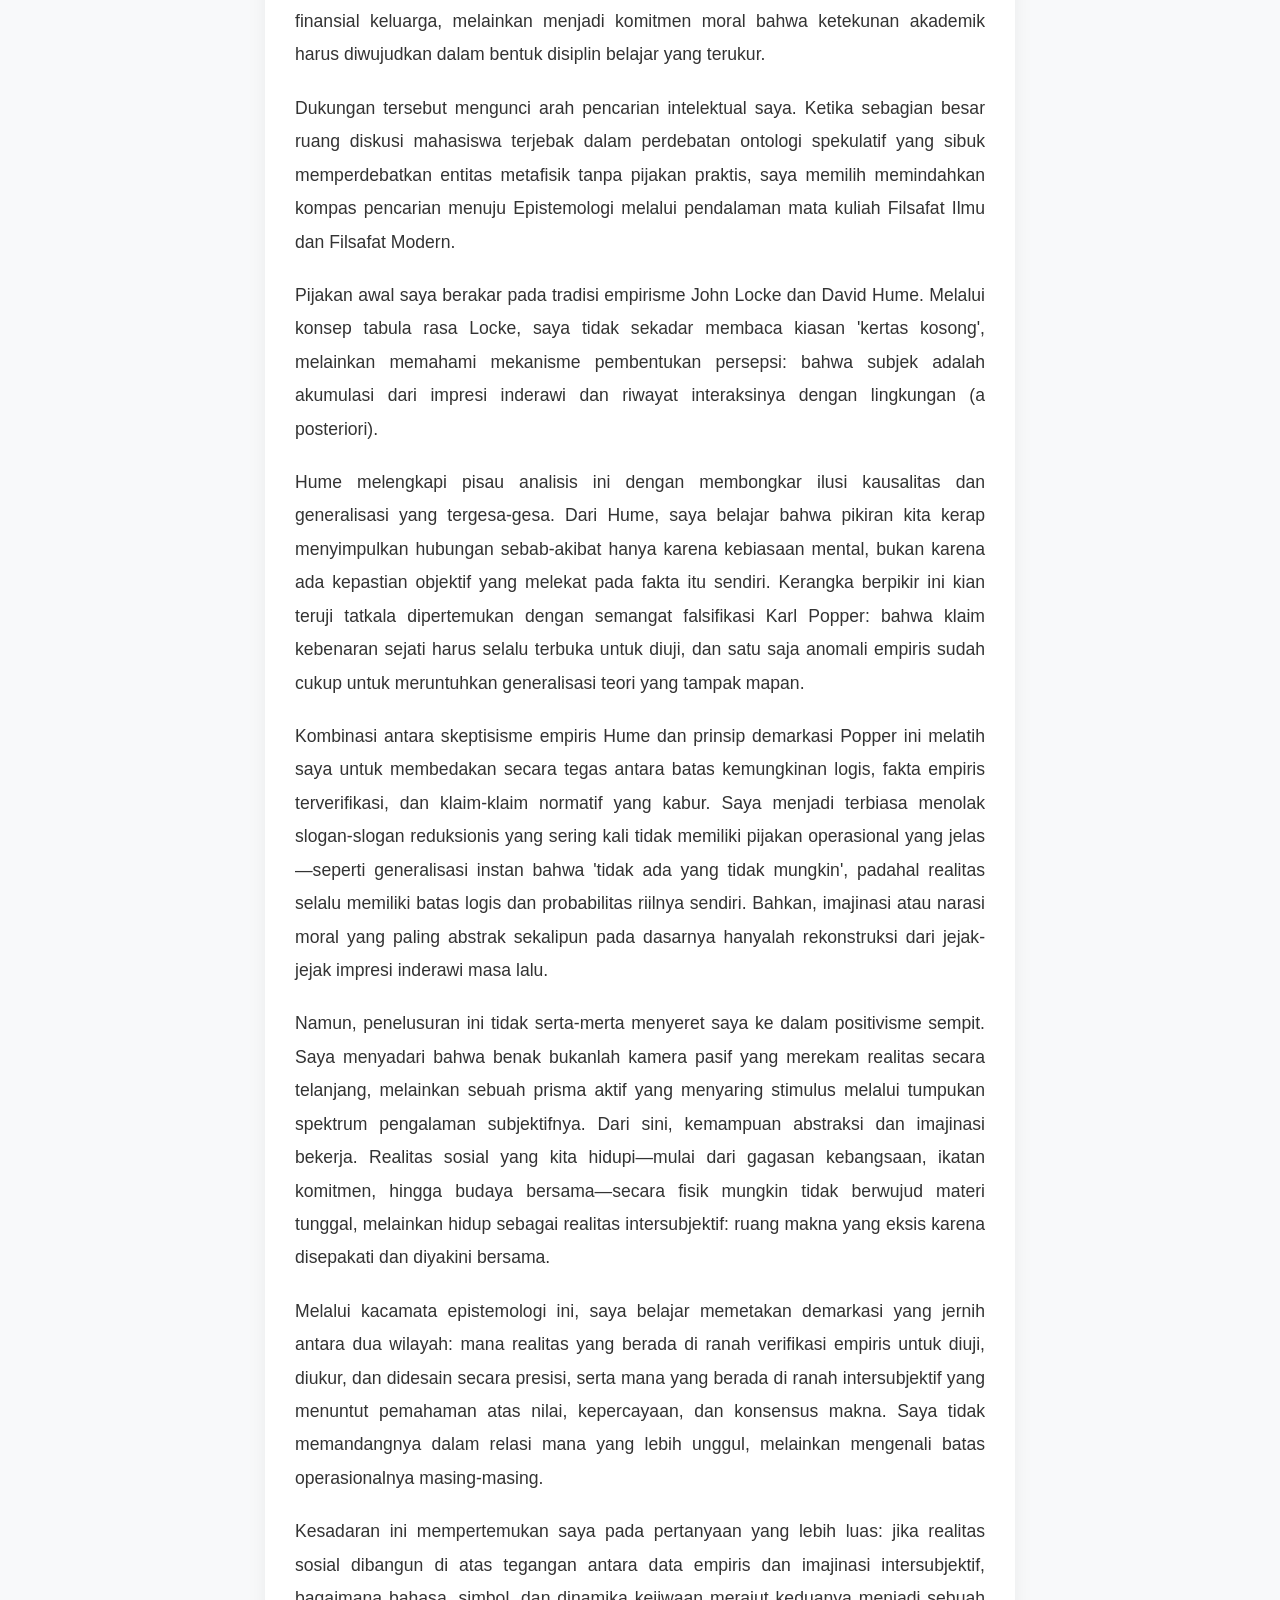
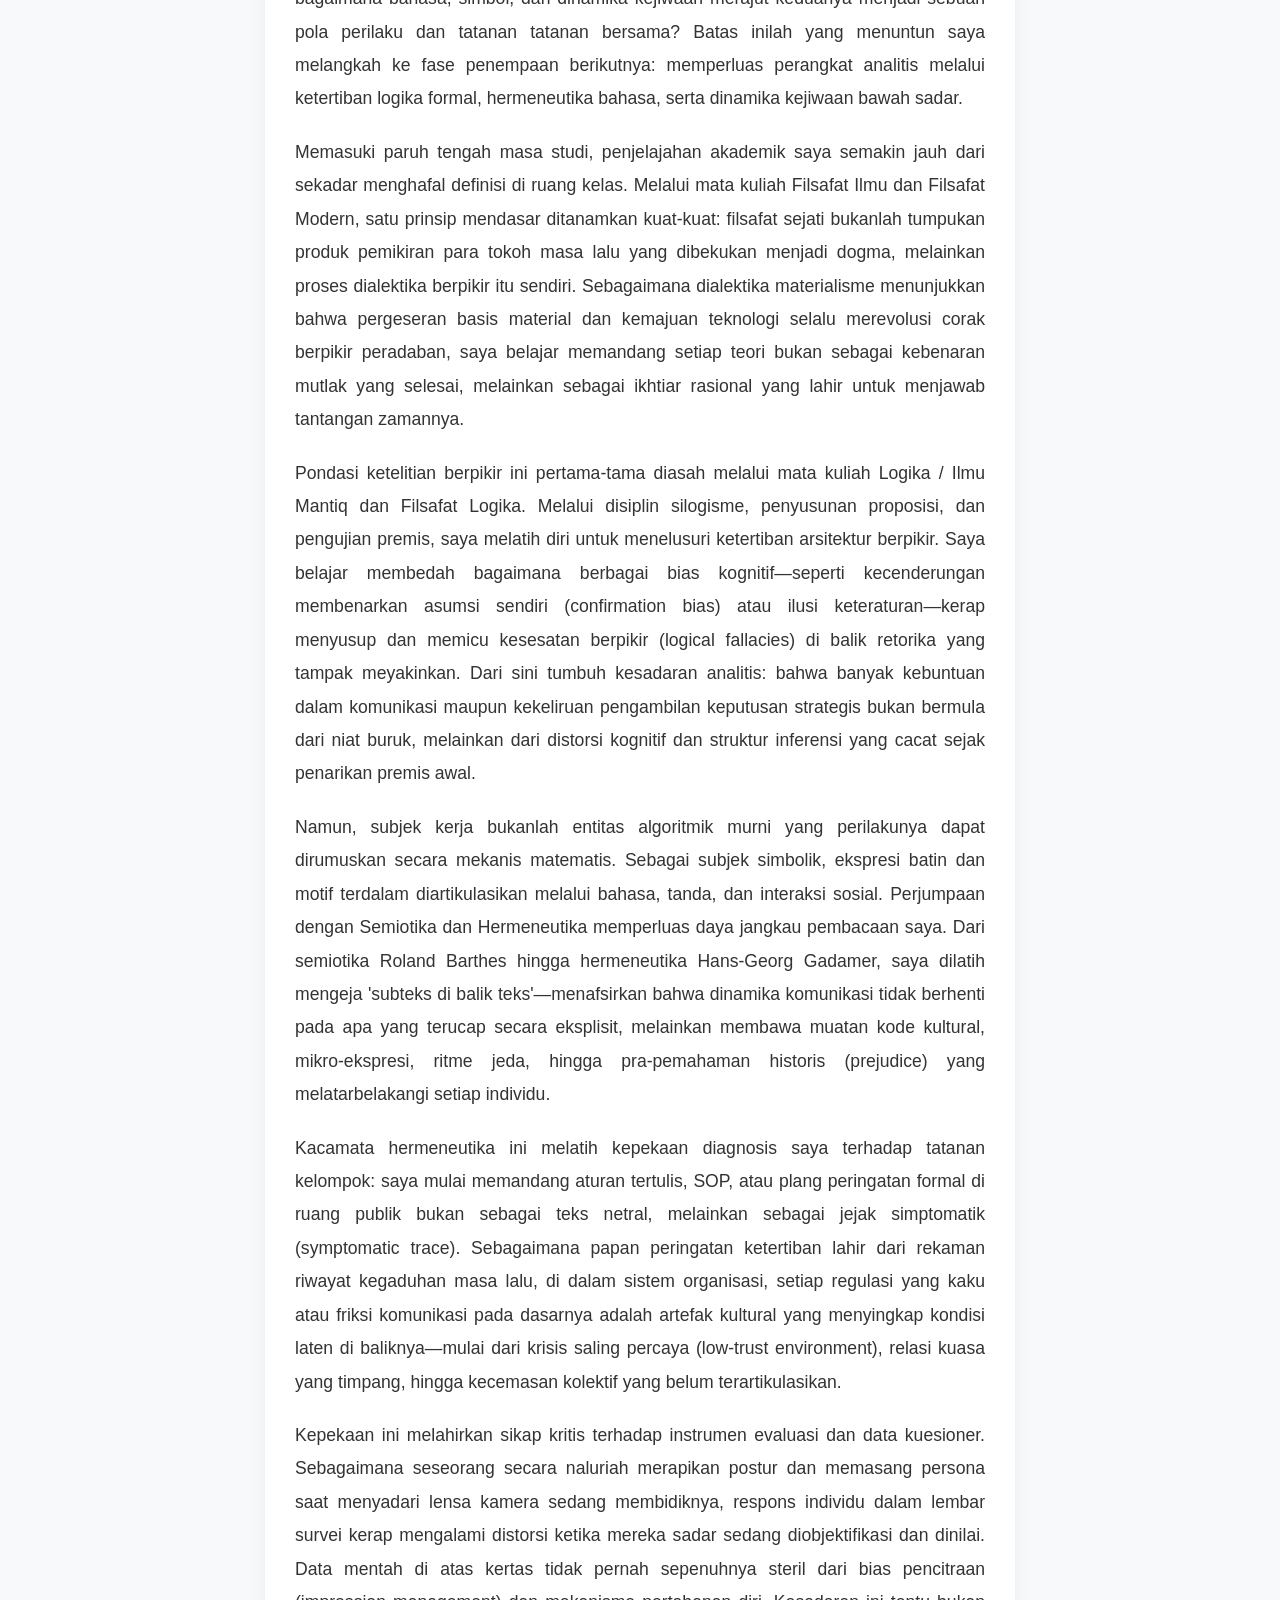
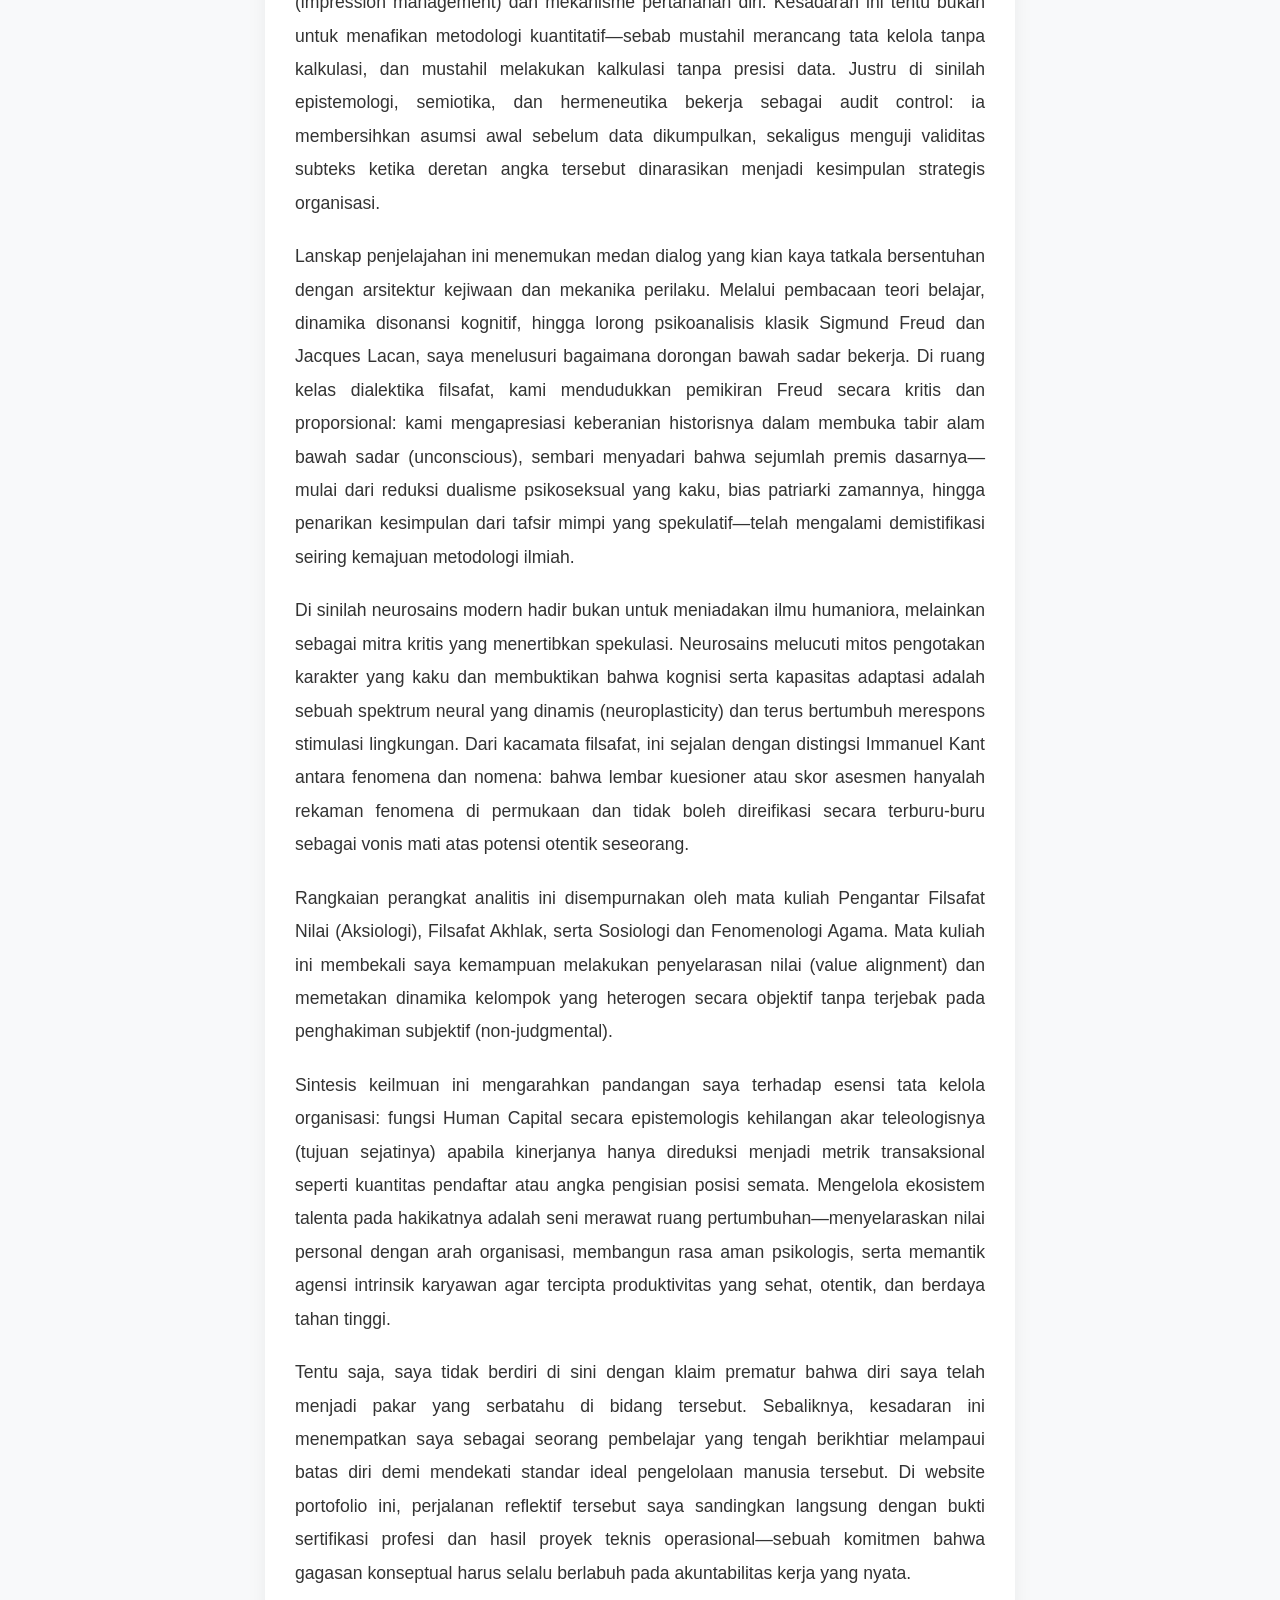
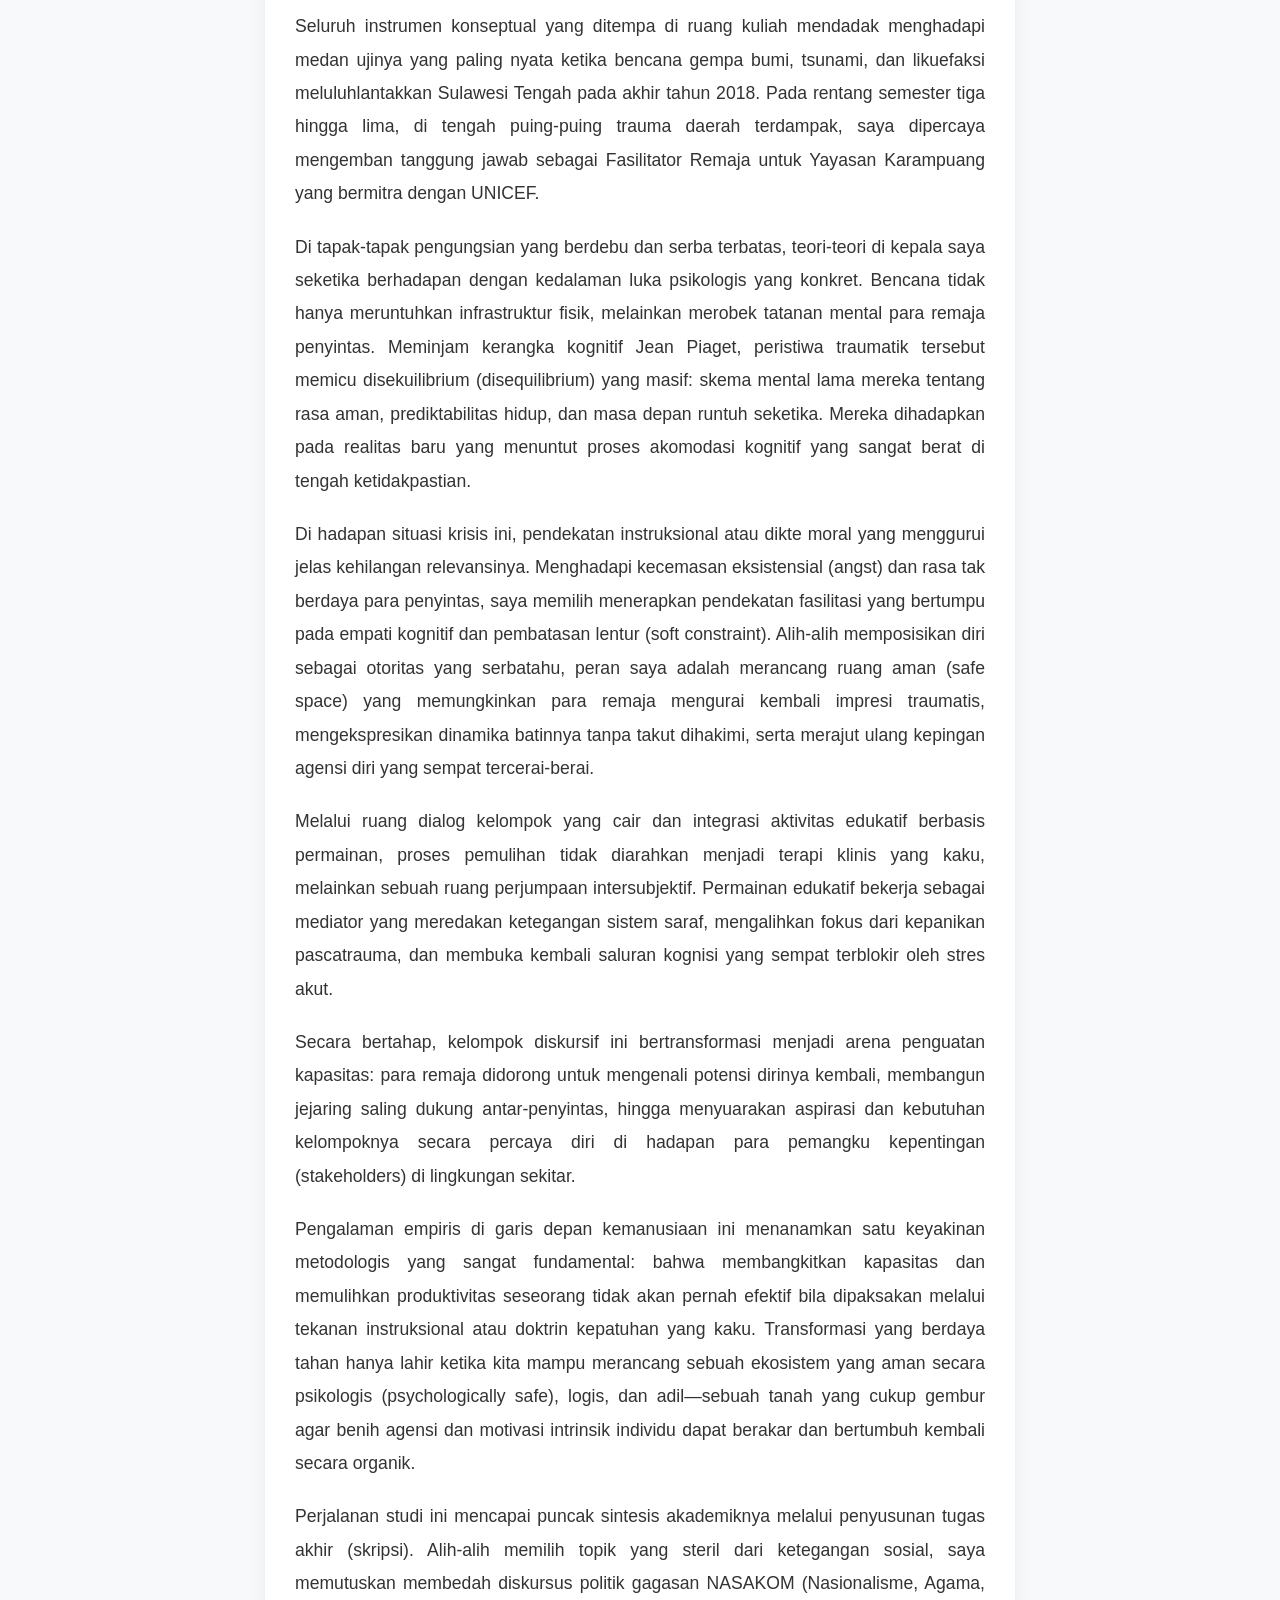
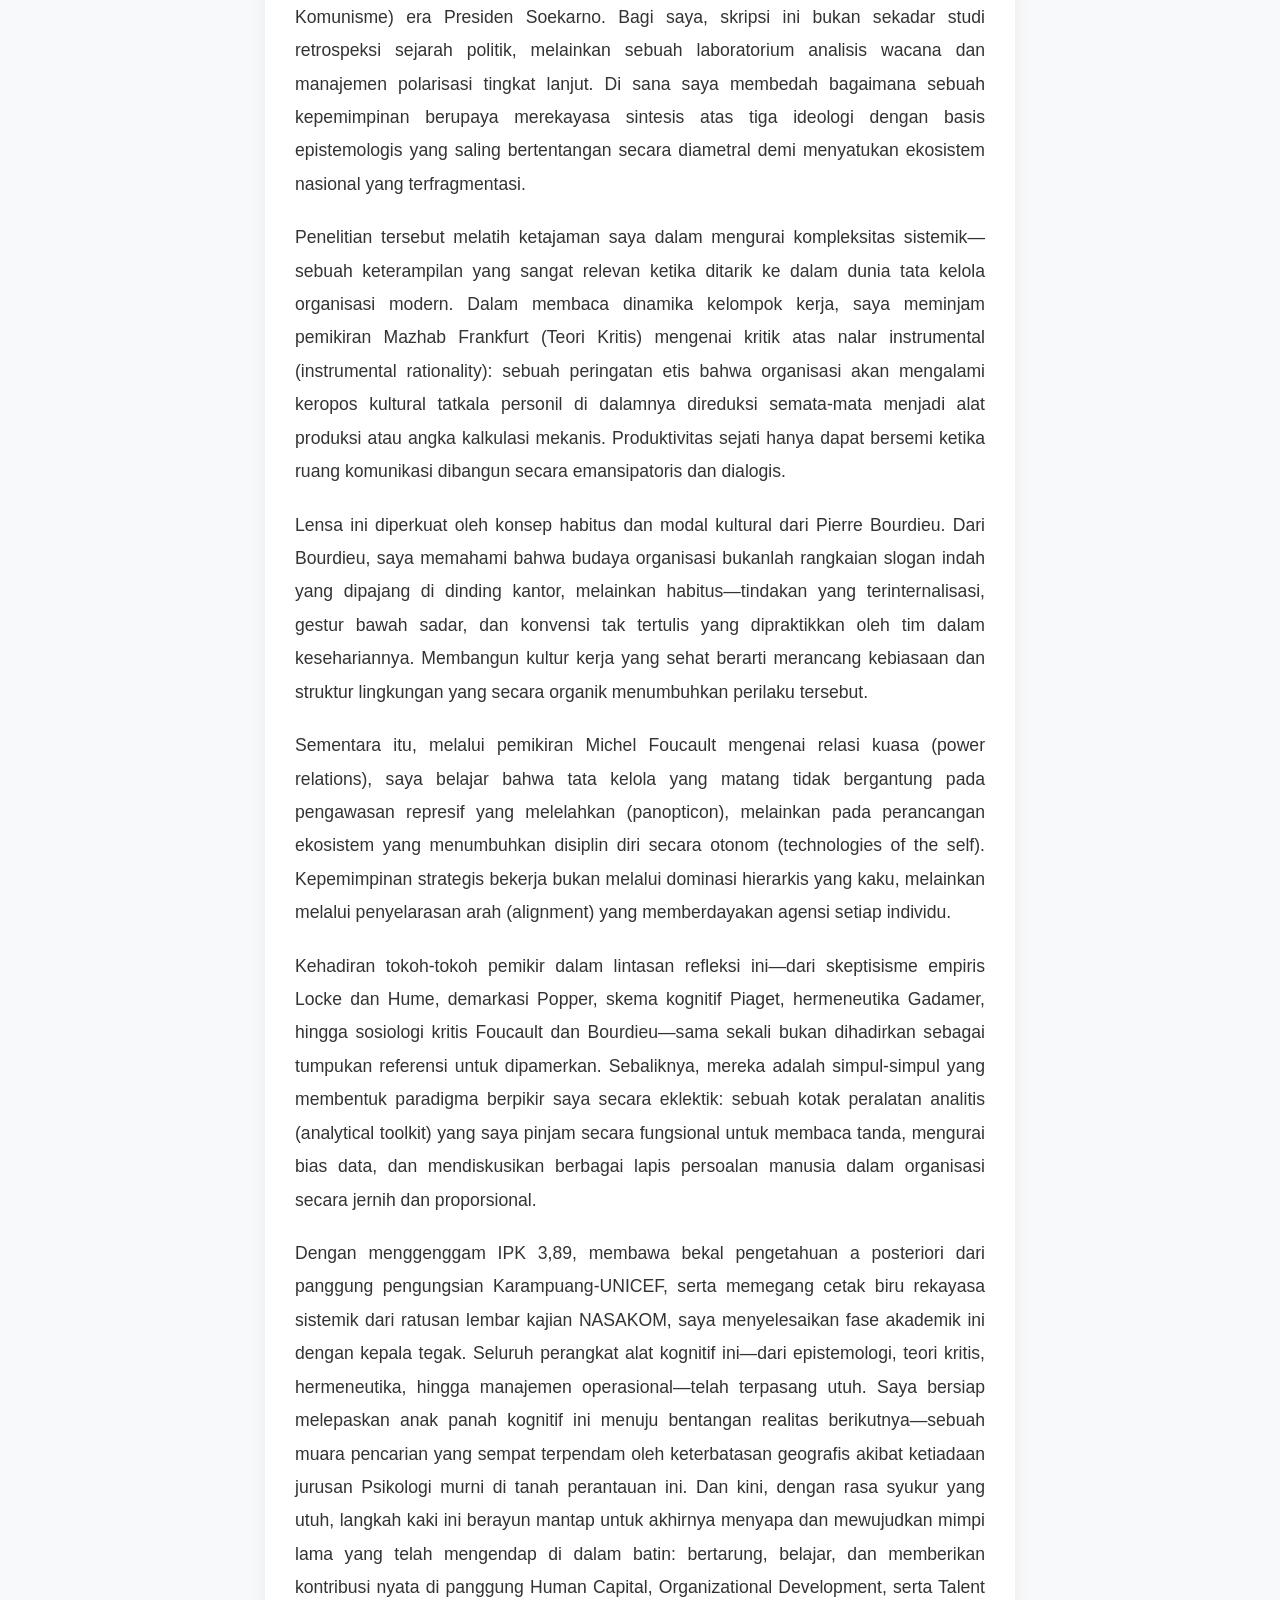
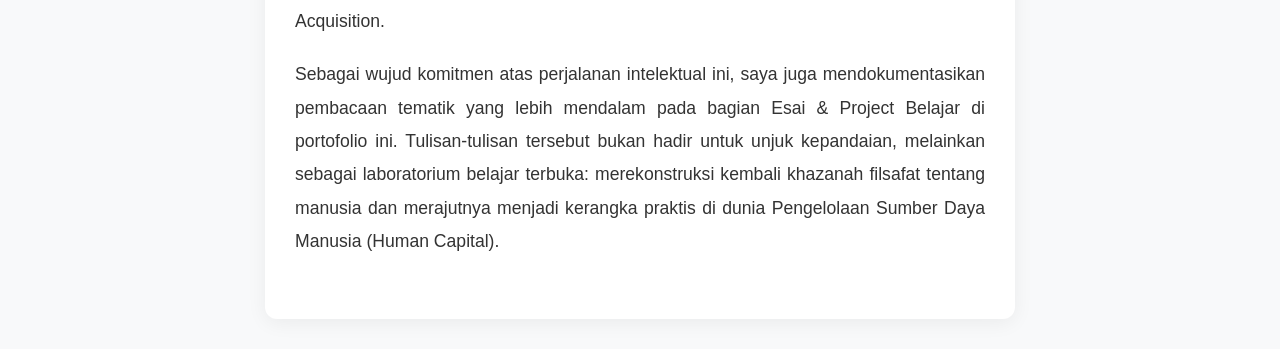
<file: Tentang Saya/cerita-saya/baca4.html>
<!DOCTYPE html>
<html lang="id">
<head>
  <meta charset="UTF-8">
  <meta name="viewport" content="width=device-width, initial-scale=1.0">
  <title>Membaca Fase 4 - Subchan Adi Maskuri</title>
  
  <link rel="stylesheet" href="../../style.css">
  <link rel="stylesheet" href="https://cdnjs.cloudflare.com/ajax/libs/font-awesome/6.4.0/css/all.min.css">
  
  <style>
    body { background-color: #f8f9fa; font-family: 'Segoe UI', Tahoma, Geneva, Verdana, sans-serif; color: #333; margin: 0; padding: 0; }
    .reader-container { max-width: 750px; margin: 30px auto; padding: 40px 30px; background: #ffffff; border-radius: 12px; box-shadow: 0 4px 20px rgba(0,0,0,0.06); }
    .top-nav { display: flex; justify-content: space-between; margin-bottom: 30px; }
    .nav-link { color: #666; text-decoration: none; font-weight: 600; font-size: 0.9rem; }
    .nav-link:hover { color: #ff5000; }
    .phase-banner { width: 100%; max-height: 350px; object-fit: cover; border-radius: 10px; margin-bottom: 25px; box-shadow: 0 4px 10px rgba(0,0,0,0.1); }
    .phase-title { font-size: 2rem; color: #111; margin-bottom: 20px; line-height: 1.3; }
    .audio-box { background: #f1f3f5; padding: 15px 20px; border-radius: 10px; margin-bottom: 35px; display: flex; align-items: center; gap: 15px; border-left: 4px solid #ff5000; }
    .audio-box span { font-size: 0.9rem; font-weight: bold; color: #444; }
    .audio-box audio { width: 100%; }
    
    /* DESAIN TEKS OTOMATIS */
    .story-content p { font-size: 1.1rem; line-height: 1.9; color: #333; text-align: justify; margin-bottom: 20px; }
    .story-content p:first-child::first-letter { font-size: 3.2rem; font-weight: bold; color: #ff5000; float: left; margin-right: 10px; line-height: 1; padding-top: 4px; }
    
    /* DESAIN KHUSUS SUBJUDUL FASE 3 */
.story-content h2 { 
  font-size: 1.5rem; 
  font-weight: 800; /* <--- INI KUNCI AGAR JUDUL SANGAT TEBAL */
  color: #2980b9; 
  margin-top: 45px; 
  margin-bottom: 15px; 
  border-bottom: 2px dashed #eee; 
  padding-bottom: 10px; 
  line-height: 1.4; 
}
  </style>
</head>
<body>

  <div class="reader-container">
    <div class="top-nav">
      <a href="cerita.html" class="nav-link"><i class="fa-solid fa-list"></i> Daftar Cerita</a>
      <a href="../../index.html" class="nav-link"><i class="fa-solid fa-house"></i> Beranda</a>
    </div>

    <!-- Panggil gambar fase4.jpg -->
    <img src="fase4.png" alt="Cover Fase 3" class="phase-banner" onerror="this.style.display='none'">

    <h1 class="phase-title">Fase 004 | MENYUSUN COGNITIVE TOOLKIT: DARI STRUKTUR KURIKULUM FILSAFAT MENUJU REKAYASA EKOSISTEM MANUSIA </h1>

    <div class="audio-box">
      <span><i class="fa-solid fa-podcast"></i> Podcast Narasi:</span>
      <audio controls>
        <source src="fase4.mp3" type="audio/mpeg">
        Browser Anda tidak mendukung pemutar audio.
      </audio>
    </div>

    <!-- Area Teks Fase 3 -->
    <div class="story-content" id="storyContent">
      <p style="color: #999; font-style: italic;">Memuat cerita Fase 3...</p>
    </div>
  </div>

  <!-- SCRIPT CERDAS PENDETEKSI SUBJUDUL -->
  <script>
    fetch('fase4.txt')
      .then(response => response.text())
      .then(text => {
        const container = document.getElementById('storyContent');
        container.innerHTML = ''; 
        
        const paragraphs = text.split(/\n\s*\n/);
        
        paragraphs.forEach(p => {
          const cleanText = p.trim();
          if (cleanText !== '') {
            // Logika Deteksi: Jika teks pendek (kurang dari 120 huruf) dan tidak diakhiri titik/tanya, jadikan Subjudul (H2)
            if (cleanText.length < 120 && !cleanText.endsWith('.') && !cleanText.endsWith('?')) {
              const h2 = document.createElement('h2');
              h2.textContent = cleanText;
              container.appendChild(h2);
            } else {
              const pTag = document.createElement('p');
              pTag.textContent = cleanText;
              container.appendChild(pTag);
            }
          }
        });
      })
      .catch(err => {
        document.getElementById('storyContent').innerHTML = '<p style="color:red;">Gagal memuat teks cerita.</p>';
      });
  </script>

</body>
</html>
</file>
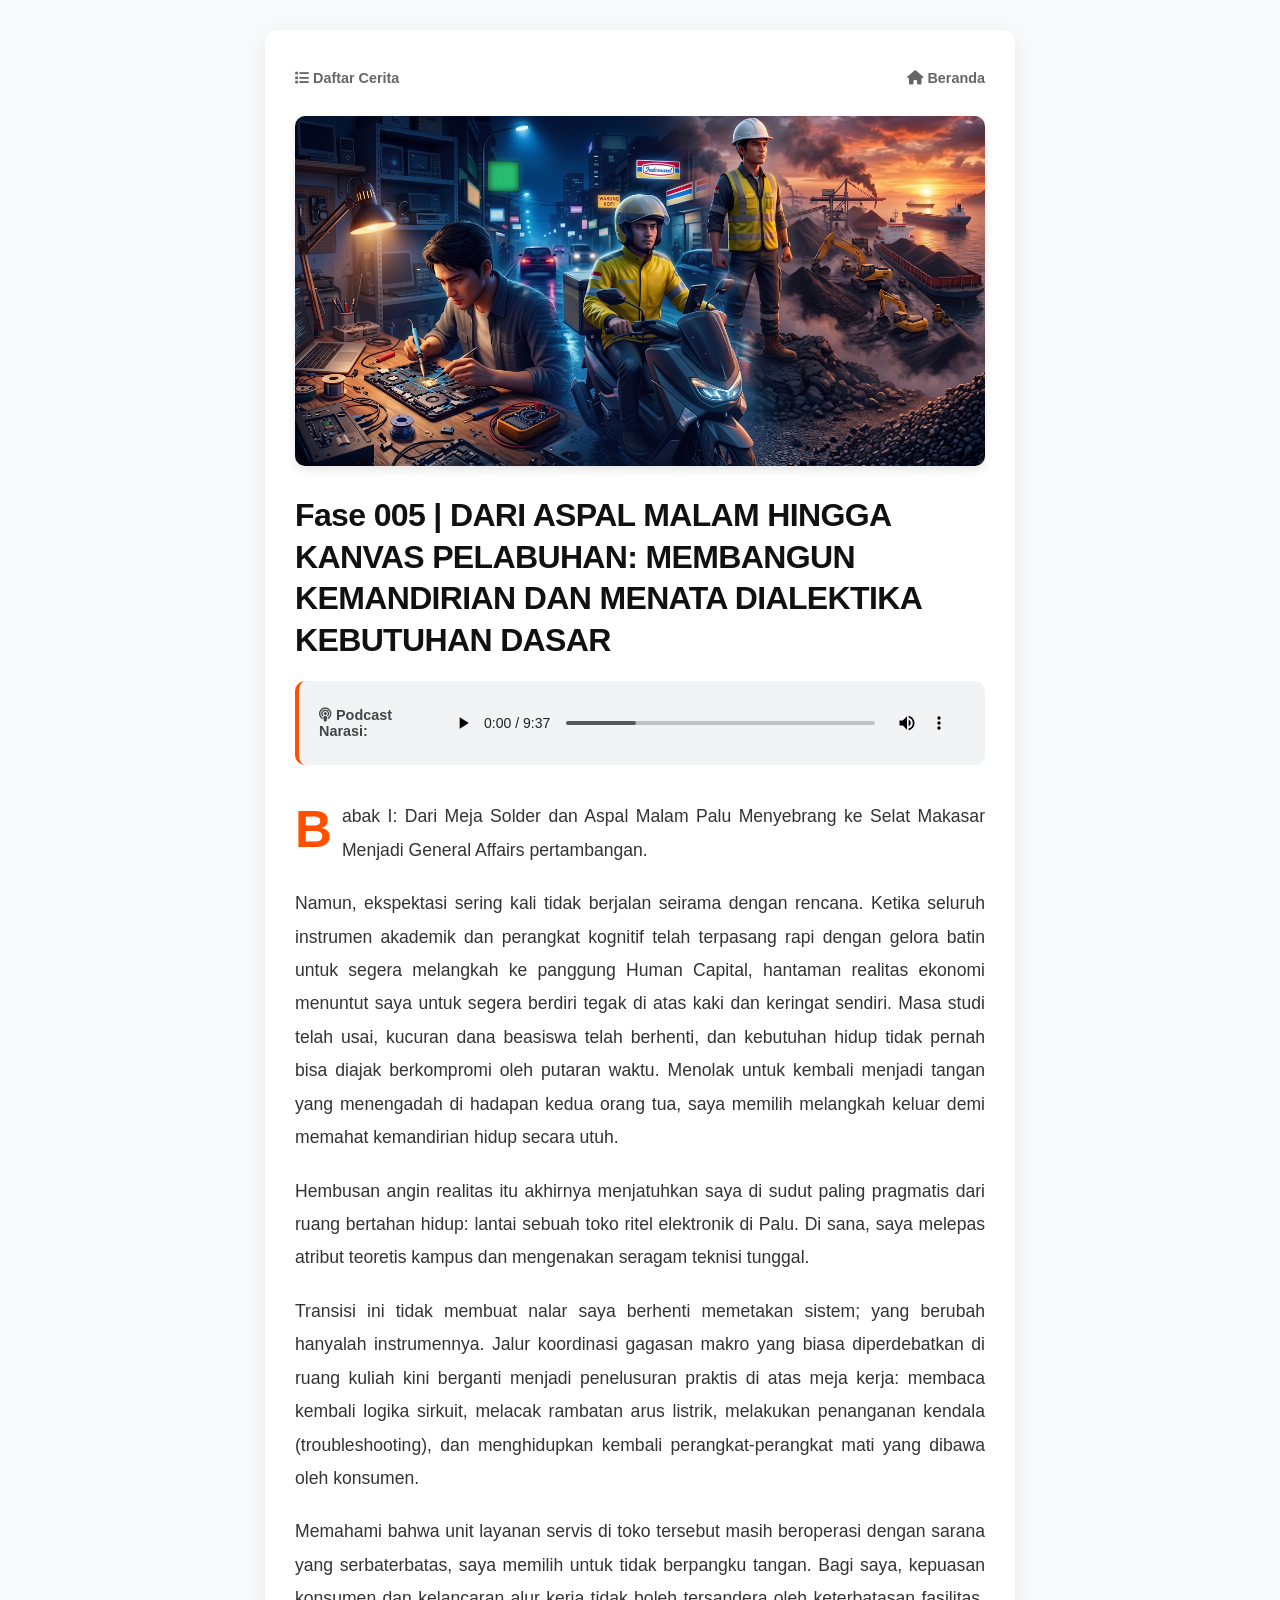
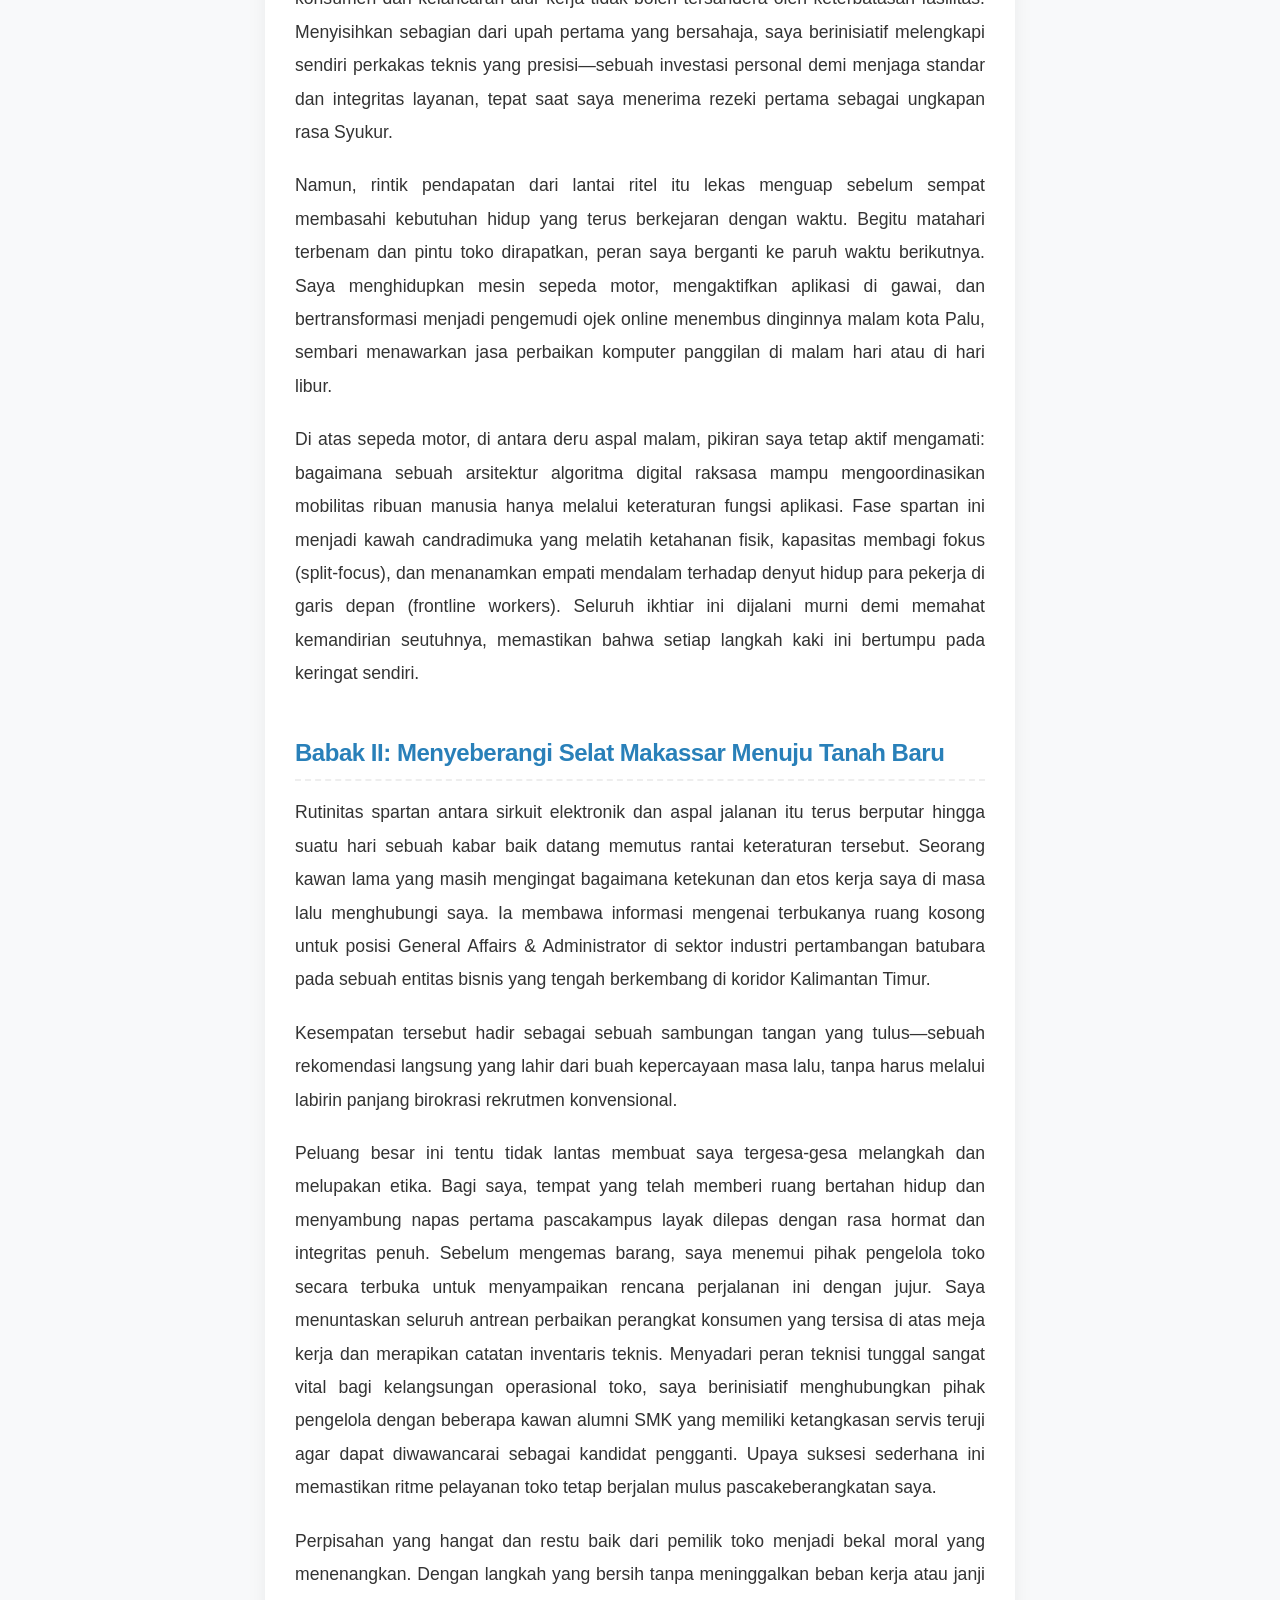
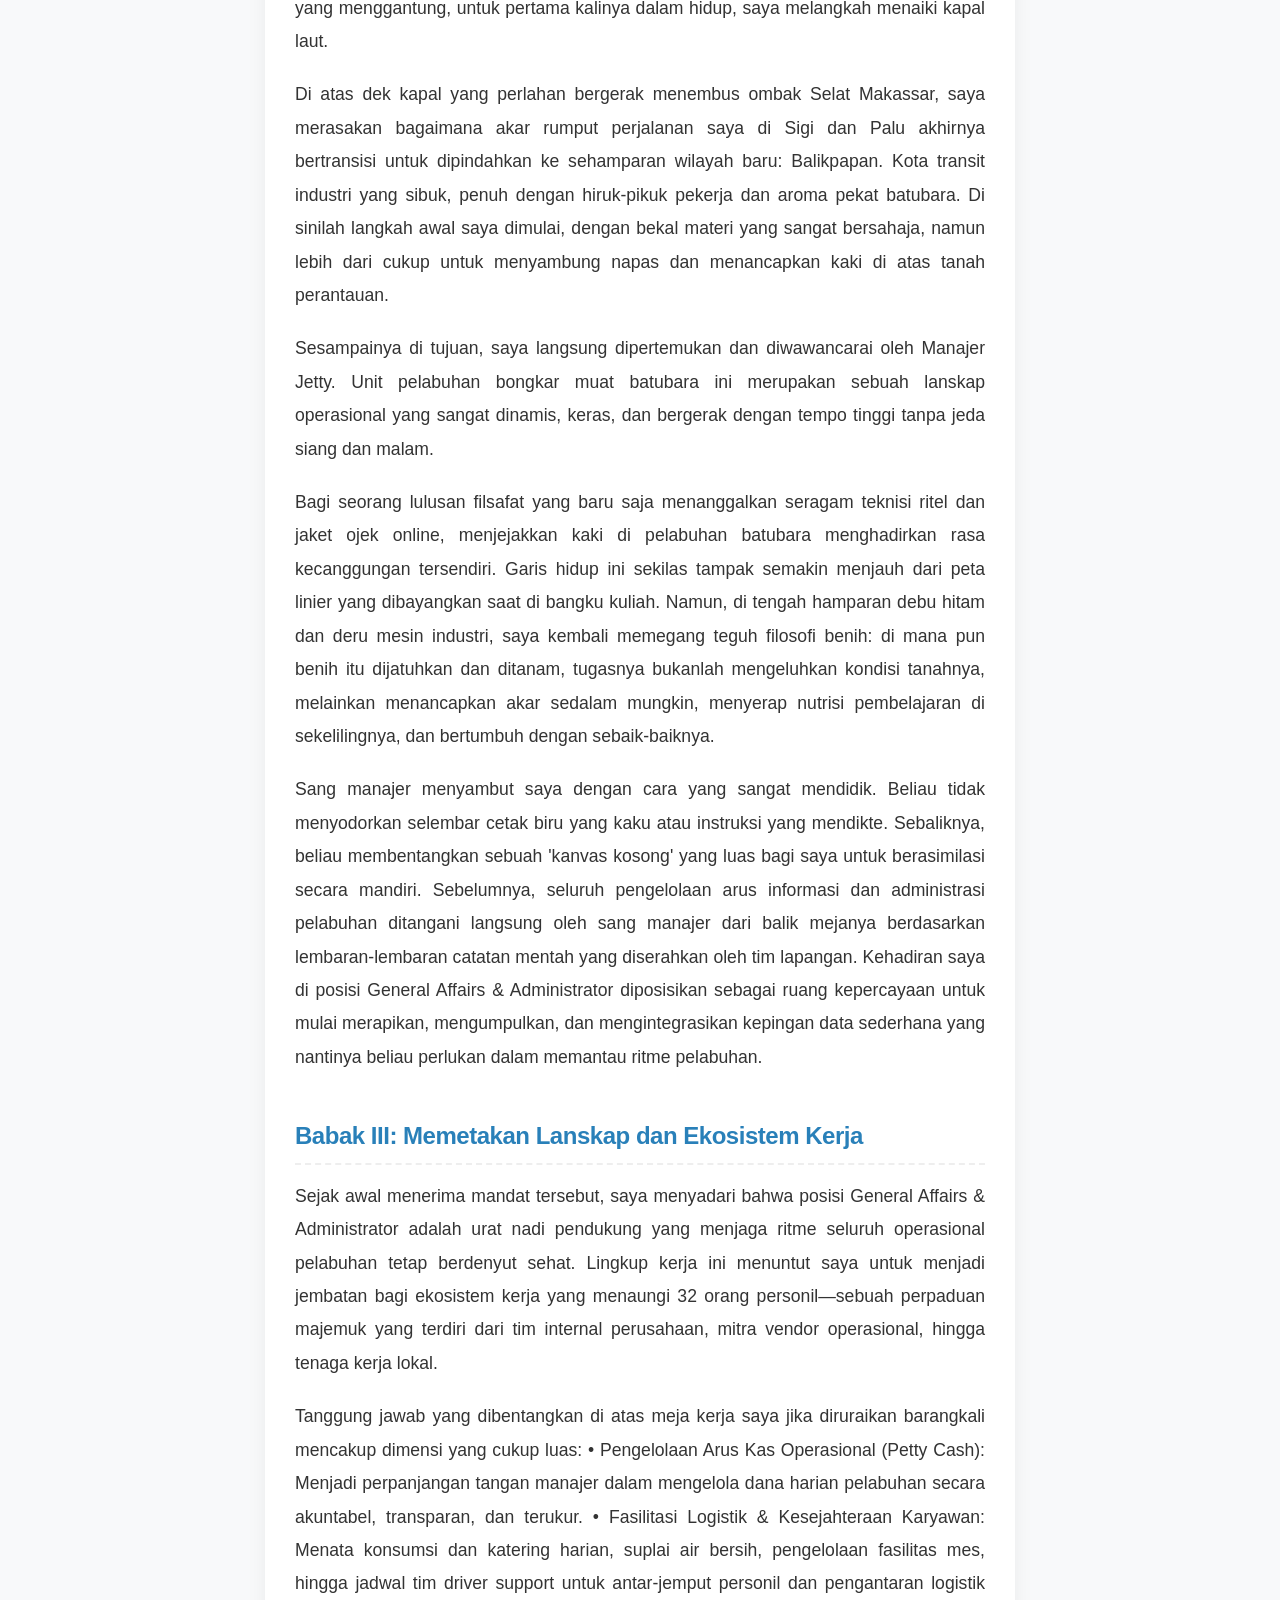
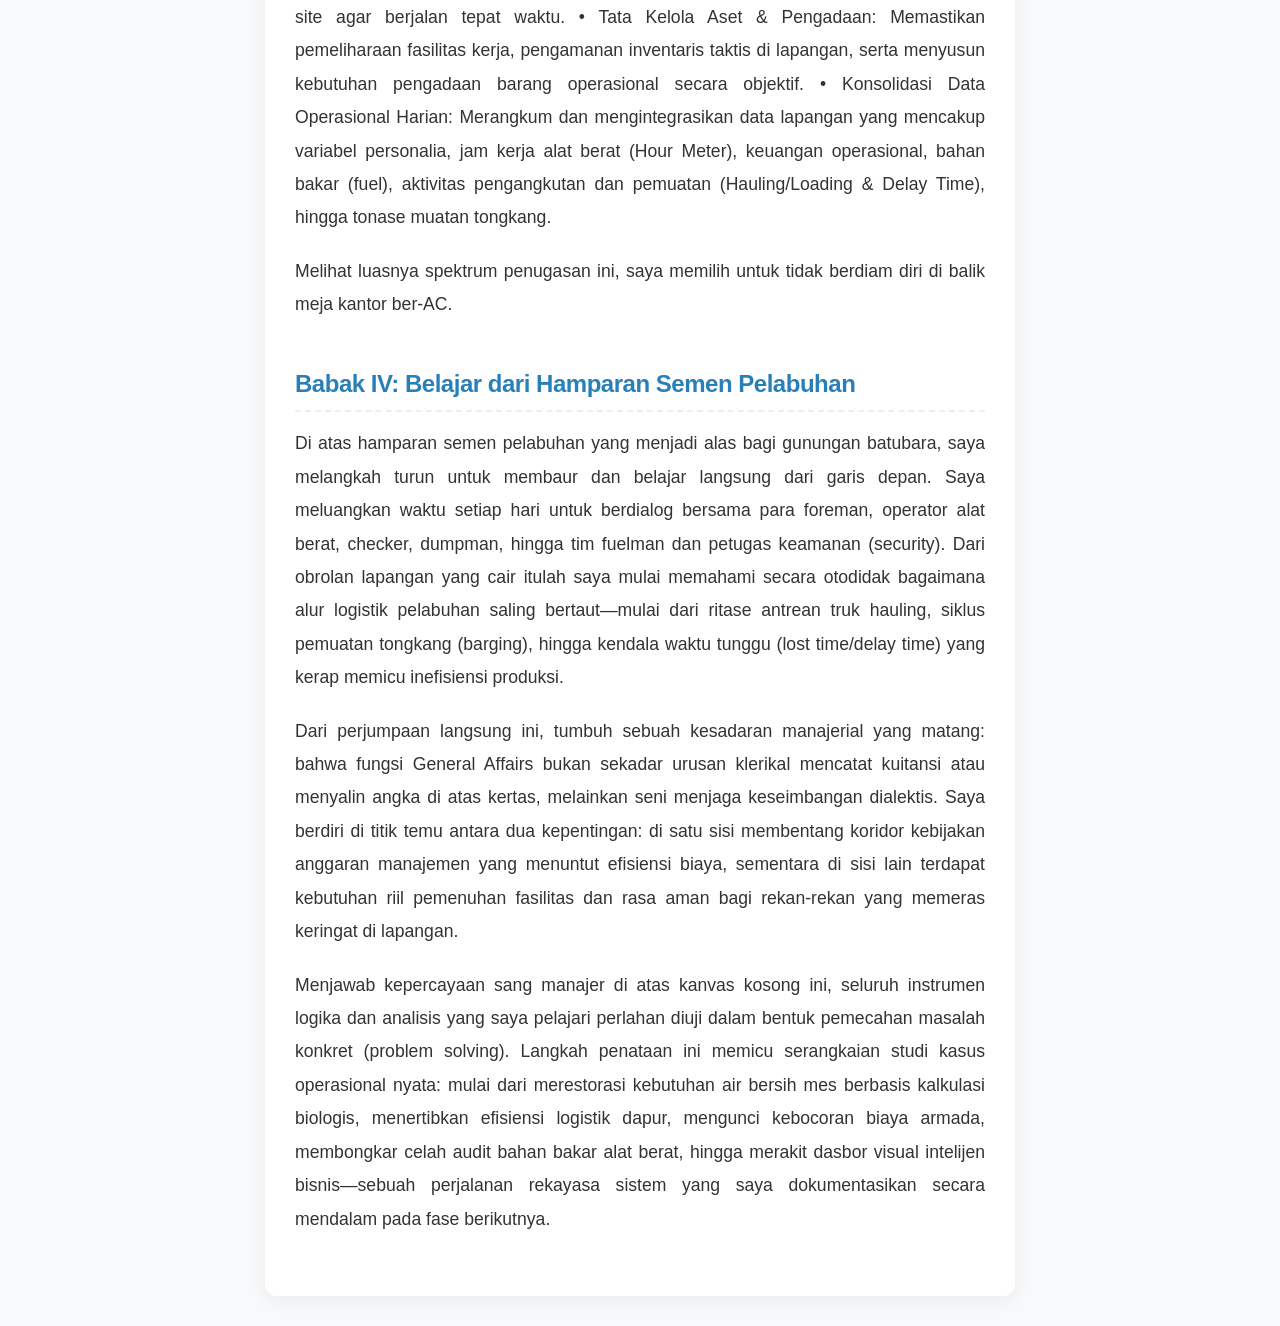
<file: Tentang Saya/cerita-saya/baca5.html>
<!DOCTYPE html>
<html lang="id">
<head>
  <meta charset="UTF-8">
  <meta name="viewport" content="width=device-width, initial-scale=1.0">
  <title>Membaca Fase 5 - Subchan Adi Maskuri</title>
  
  <link rel="stylesheet" href="../../style.css">
  <link rel="stylesheet" href="https://cdnjs.cloudflare.com/ajax/libs/font-awesome/6.4.0/css/all.min.css">
  
  <style>
    body { background-color: #f8f9fa; font-family: 'Segoe UI', Tahoma, Geneva, Verdana, sans-serif; color: #333; margin: 0; padding: 0; }
    .reader-container { max-width: 750px; margin: 30px auto; padding: 40px 30px; background: #ffffff; border-radius: 12px; box-shadow: 0 4px 20px rgba(0,0,0,0.06); }
    .top-nav { display: flex; justify-content: space-between; margin-bottom: 30px; }
    .nav-link { color: #666; text-decoration: none; font-weight: 600; font-size: 0.9rem; }
    .nav-link:hover { color: #ff5000; }
    .phase-banner { width: 100%; max-height: 350px; object-fit: cover; border-radius: 10px; margin-bottom: 25px; box-shadow: 0 4px 10px rgba(0,0,0,0.1); }
    .phase-title { font-size: 2rem; color: #111; margin-bottom: 20px; line-height: 1.3; }
    .audio-box { background: #f1f3f5; padding: 15px 20px; border-radius: 10px; margin-bottom: 35px; display: flex; align-items: center; gap: 15px; border-left: 4px solid #ff5000; }
    .audio-box span { font-size: 0.9rem; font-weight: bold; color: #444; }
    .audio-box audio { width: 100%; }
    
    /* DESAIN TEKS OTOMATIS */
    .story-content p { font-size: 1.1rem; line-height: 1.9; color: #333; text-align: justify; margin-bottom: 20px; }
    .story-content p:first-child::first-letter { font-size: 3.2rem; font-weight: bold; color: #ff5000; float: left; margin-right: 10px; line-height: 1; padding-top: 4px; }
    
    /* DESAIN KHUSUS SUBJUDUL FASE 5 */
.story-content h2 { 
  font-size: 1.5rem; 
  font-weight: 800; 
  color: #2980b9; 
  margin-top: 45px; 
  margin-bottom: 15px; 
  border-bottom: 2px dashed #eee; 
  padding-bottom: 10px; 
  line-height: 1.4; 
}
  </style>
</head>
<body>

  <div class="reader-container">
    <div class="top-nav">
      <a href="cerita.html" class="nav-link"><i class="fa-solid fa-list"></i> Daftar Cerita</a>
      <a href="../../index.html" class="nav-link"><i class="fa-solid fa-house"></i> Beranda</a>
    </div>

    <!-- Panggil gambar fase5.png -->
    <img src="fase5.png" alt="Cover Fase 5" class="phase-banner" onerror="this.style.display='none'">

    <h1 class="phase-title">Fase 005 | DARI ASPAL MALAM HINGGA KANVAS PELABUHAN: MEMBANGUN KEMANDIRIAN DAN MENATA DIALEKTIKA KEBUTUHAN DASAR </h1>

    <div class="audio-box">
      <span><i class="fa-solid fa-podcast"></i> Podcast Narasi:</span>
      <audio controls>
        <source src="fase5.mp3" type="audio/mpeg">
        Browser Anda tidak mendukung pemutar audio.
      </audio>
    </div>

    <!-- Area Teks Fase 5 -->
    <div class="story-content" id="storyContent">
      <p style="color: #999; font-style: italic;">Memuat cerita Fase 5...</p>
    </div>
  </div>

  <!-- SCRIPT CERDAS PENDETEKSI SUBJUDUL -->
  <script>
    fetch('fase5.txt')
      .then(response => response.text())
      .then(text => {
        const container = document.getElementById('storyContent');
        container.innerHTML = ''; 
        
        const paragraphs = text.split(/\n\s*\n/);
        
        paragraphs.forEach(p => {
          const cleanText = p.trim();
          if (cleanText !== '') {
            // Logika Deteksi: Jika teks pendek (kurang dari 120 huruf) dan tidak diakhiri titik/tanya, jadikan Subjudul (H2)
            if (cleanText.length < 120 && !cleanText.endsWith('.') && !cleanText.endsWith('?')) {
              const h2 = document.createElement('h2');
              h2.textContent = cleanText;
              container.appendChild(h2);
            } else {
              const pTag = document.createElement('p');
              pTag.textContent = cleanText;
              container.appendChild(pTag);
            }
          }
        });
      })
      .catch(err => {
        document.getElementById('storyContent').innerHTML = '<p style="color:red;">Gagal memuat teks cerita.</p>';
      });
  </script>

</body>
</html>
</file>
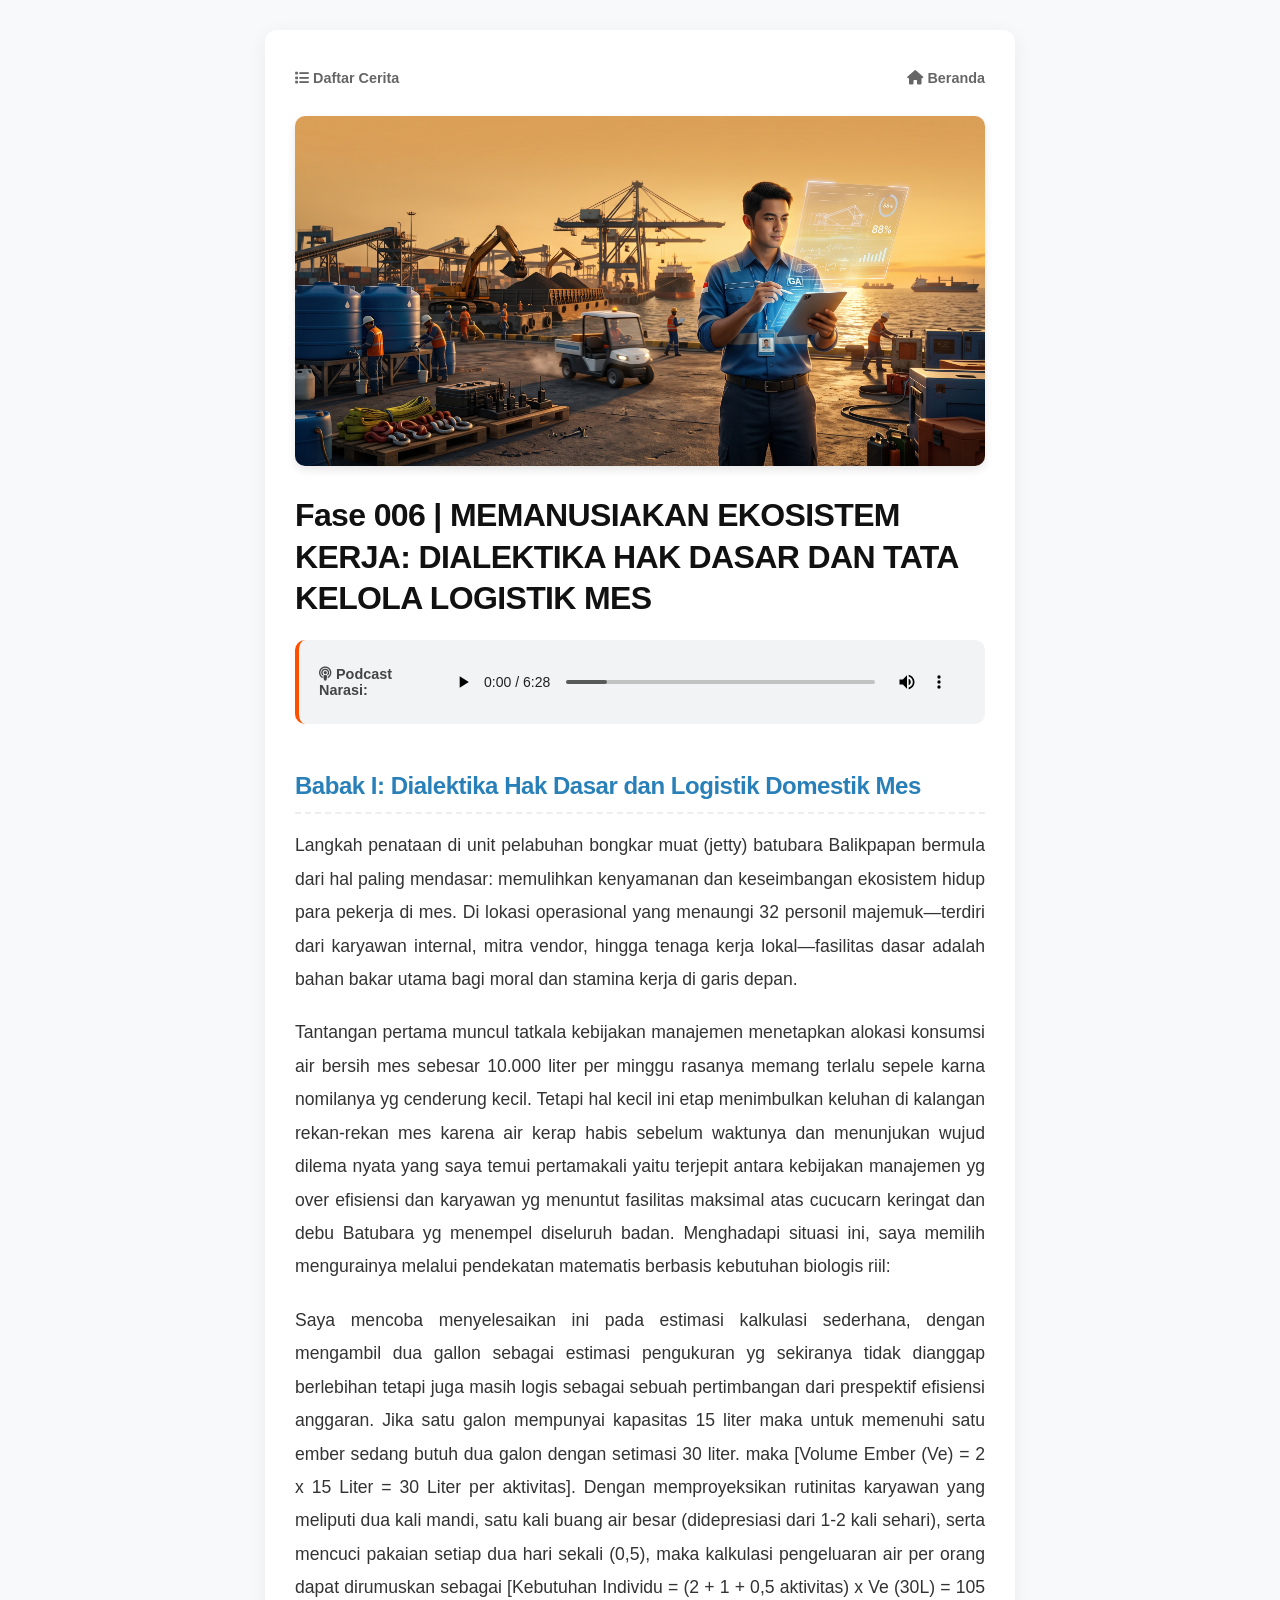
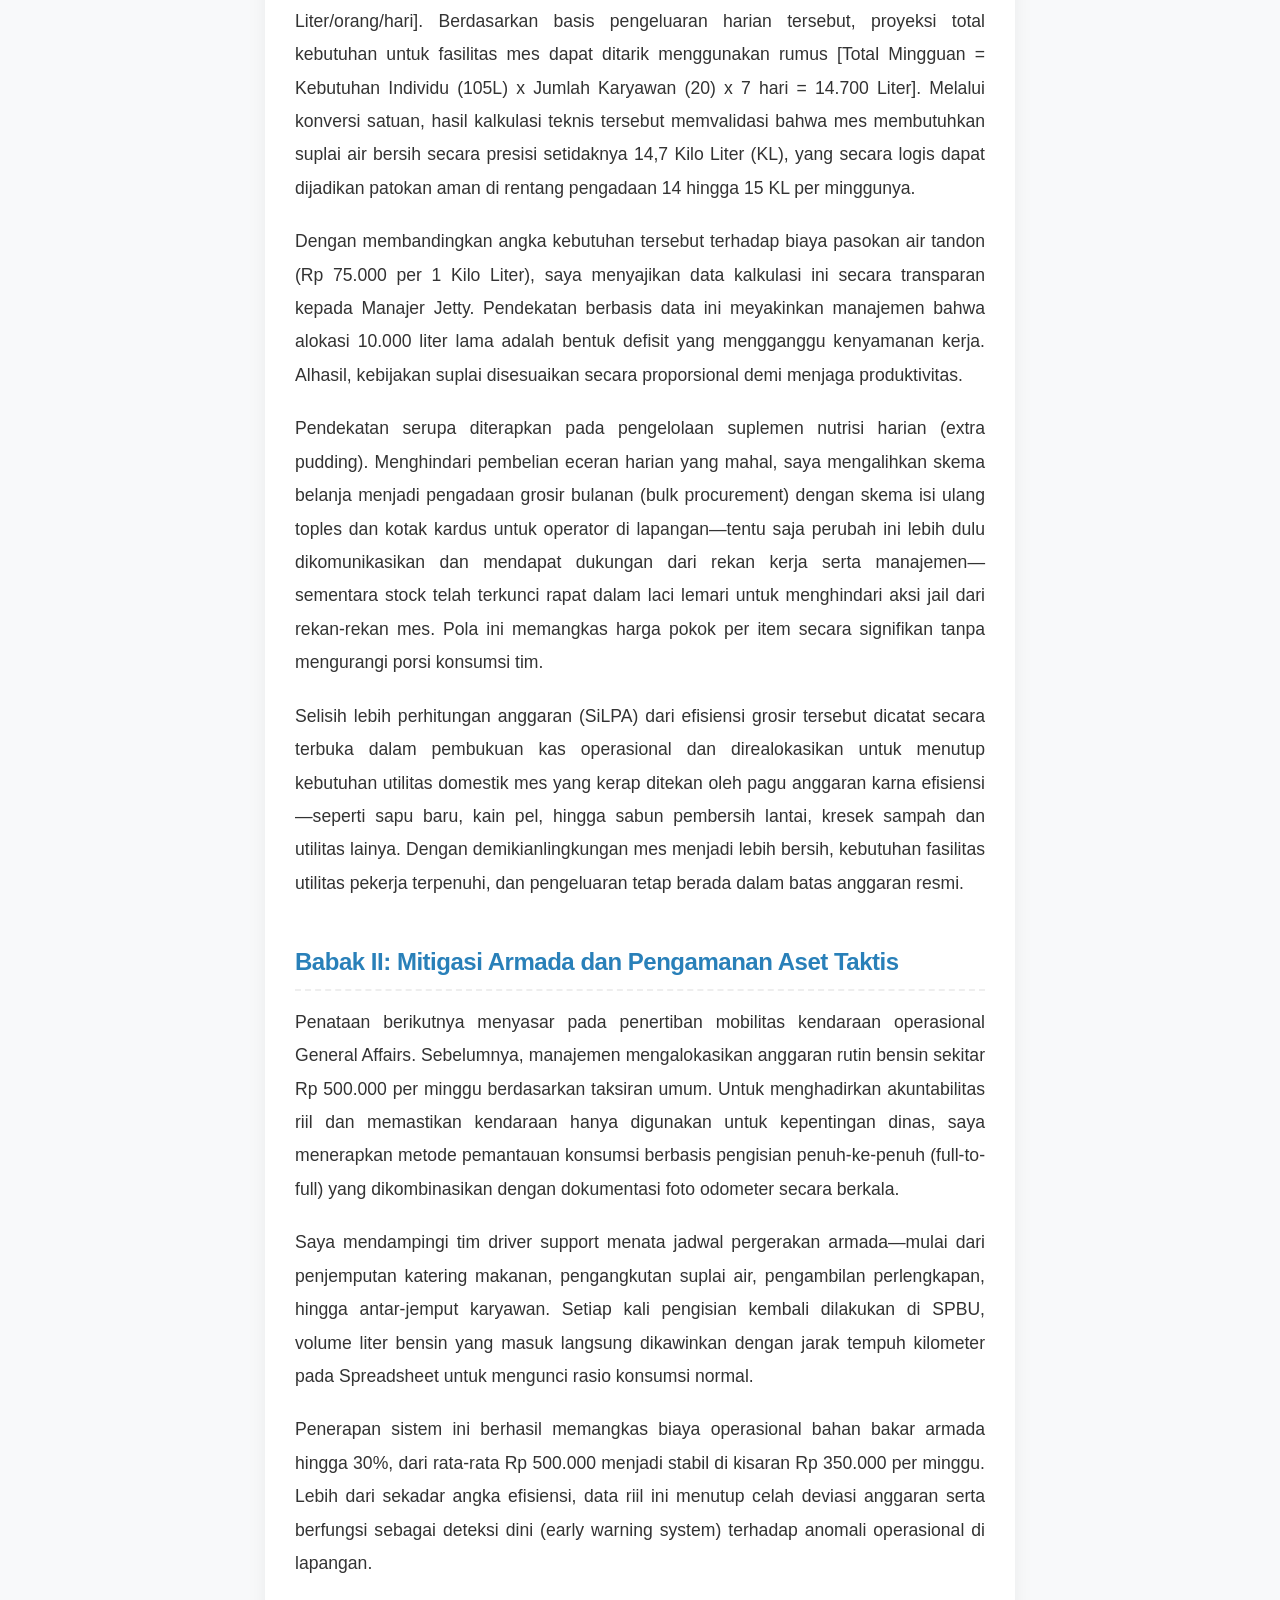
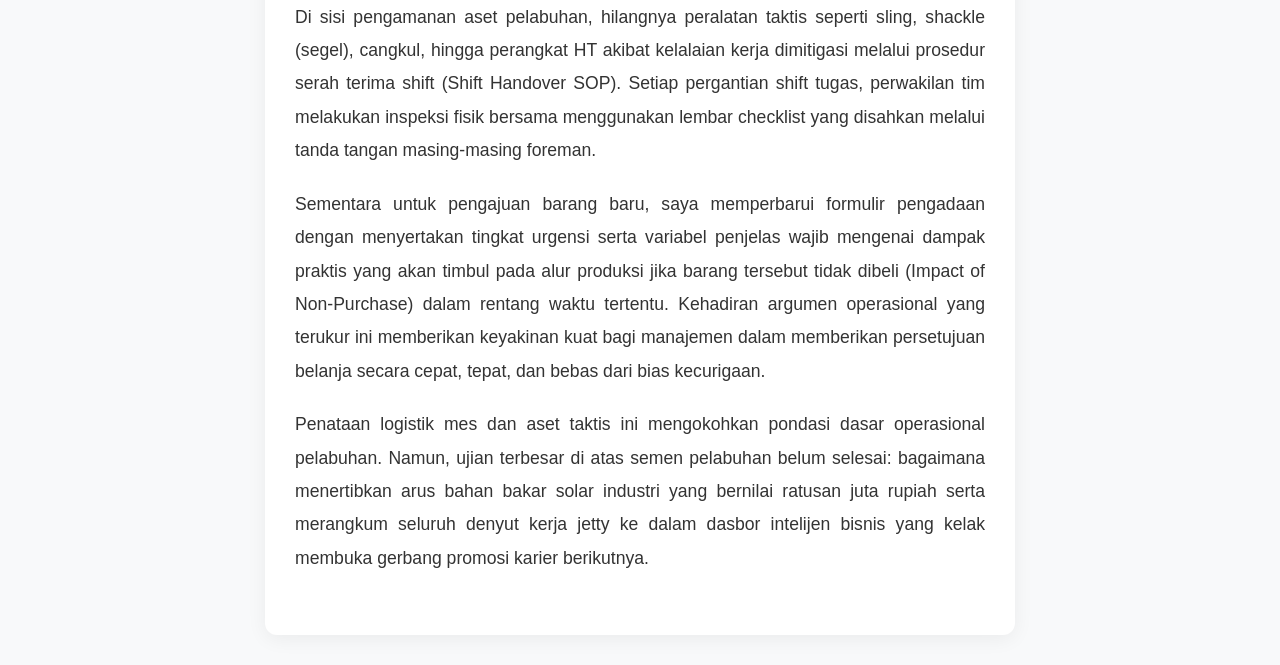
<file: Tentang Saya/cerita-saya/baca6.html>
<!DOCTYPE html>
<html lang="id">
<head>
  <meta charset="UTF-8">
  <meta name="viewport" content="width=device-width, initial-scale=1.0">
  <title>Membaca fase 6 - Subchan Adi Maskuri</title>
  
  <link rel="stylesheet" href="../../style.css">
  <link rel="stylesheet" href="https://cdnjs.cloudflare.com/ajax/libs/font-awesome/6.4.0/css/all.min.css">
  
  <style>
    body { background-color: #f8f9fa; font-family: 'Segoe UI', Tahoma, Geneva, Verdana, sans-serif; color: #333; margin: 0; padding: 0; }
    .reader-container { max-width: 750px; margin: 30px auto; padding: 40px 30px; background: #ffffff; border-radius: 12px; box-shadow: 0 4px 20px rgba(0,0,0,0.06); }
    .top-nav { display: flex; justify-content: space-between; margin-bottom: 30px; }
    .nav-link { color: #666; text-decoration: none; font-weight: 600; font-size: 0.9rem; }
    .nav-link:hover { color: #ff5000; }
    .phase-banner { width: 100%; max-height: 350px; object-fit: cover; border-radius: 10px; margin-bottom: 25px; box-shadow: 0 4px 10px rgba(0,0,0,0.1); }
    .phase-title { font-size: 2rem; color: #111; margin-bottom: 20px; line-height: 1.3; }
    .audio-box { background: #f1f3f5; padding: 15px 20px; border-radius: 10px; margin-bottom: 35px; display: flex; align-items: center; gap: 15px; border-left: 4px solid #ff5000; }
    .audio-box span { font-size: 0.9rem; font-weight: bold; color: #444; }
    .audio-box audio { width: 100%; }
    
    /* DESAIN TEKS OTOMATIS */
    .story-content p { font-size: 1.1rem; line-height: 1.9; color: #333; text-align: justify; margin-bottom: 20px; }
    .story-content p:first-child::first-letter { font-size: 3.2rem; font-weight: bold; color: #ff5000; float: left; margin-right: 10px; line-height: 1; padding-top: 4px; }
    
    /* DESAIN KHUSUS SUBJUDUL fase 6 */
.story-content h2 { 
  font-size: 1.5rem; 
  font-weight: 800; 
  color: #2980b9; 
  margin-top: 45px; 
  margin-bottom: 15px; 
  border-bottom: 2px dashed #eee; 
  padding-bottom: 10px; 
  line-height: 1.4; 
}
  </style>
</head>
<body>

  <div class="reader-container">
    <div class="top-nav">
      <a href="cerita.html" class="nav-link"><i class="fa-solid fa-list"></i> Daftar Cerita</a>
      <a href="../../index.html" class="nav-link"><i class="fa-solid fa-house"></i> Beranda</a>
    </div>

    <!-- Panggil gambar fase6.png -->
    <img src="fase6.png" alt="Cover fase 6" class="phase-banner" onerror="this.style.display='none'">

    <h1 class="phase-title">Fase 006 | MEMANUSIAKAN EKOSISTEM KERJA: DIALEKTIKA HAK DASAR DAN TATA KELOLA LOGISTIK MES </h1>

    <div class="audio-box">
      <span><i class="fa-solid fa-podcast"></i> Podcast Narasi:</span>
      <audio controls>
        <source src="fase6.mp3" type="audio/mpeg">
        Browser Anda tidak mendukung pemutar audio.
      </audio>
    </div>

    <!-- Area Teks fase 6 -->
    <div class="story-content" id="storyContent">
      <p style="color: #999; font-style: italic;">Memuat cerita fase 6...</p>
    </div>
  </div>

  <!-- SCRIPT CERDAS PENDETEKSI SUBJUDUL -->
  <script>
    fetch('fase6.txt')
      .then(response => response.text())
      .then(text => {
        const container = document.getElementById('storyContent');
        container.innerHTML = ''; 
        
        const paragraphs = text.split(/\n\s*\n/);
        
        paragraphs.forEach(p => {
          const cleanText = p.trim();
          if (cleanText !== '') {
            // Logika Deteksi: Jika teks pendek (kurang dari 120 huruf) dan tidak diakhiri titik/tanya, jadikan Subjudul (H2)
            if (cleanText.length < 120 && !cleanText.endsWith('.') && !cleanText.endsWith('?')) {
              const h2 = document.createElement('h2');
              h2.textContent = cleanText;
              container.appendChild(h2);
            } else {
              const pTag = document.createElement('p');
              pTag.textContent = cleanText;
              container.appendChild(pTag);
            }
          }
        });
      })
      .catch(err => {
        document.getElementById('storyContent').innerHTML = '<p style="color:red;">Gagal memuat teks cerita.</p>';
      });
  </script>

</body>
</html>
</file>
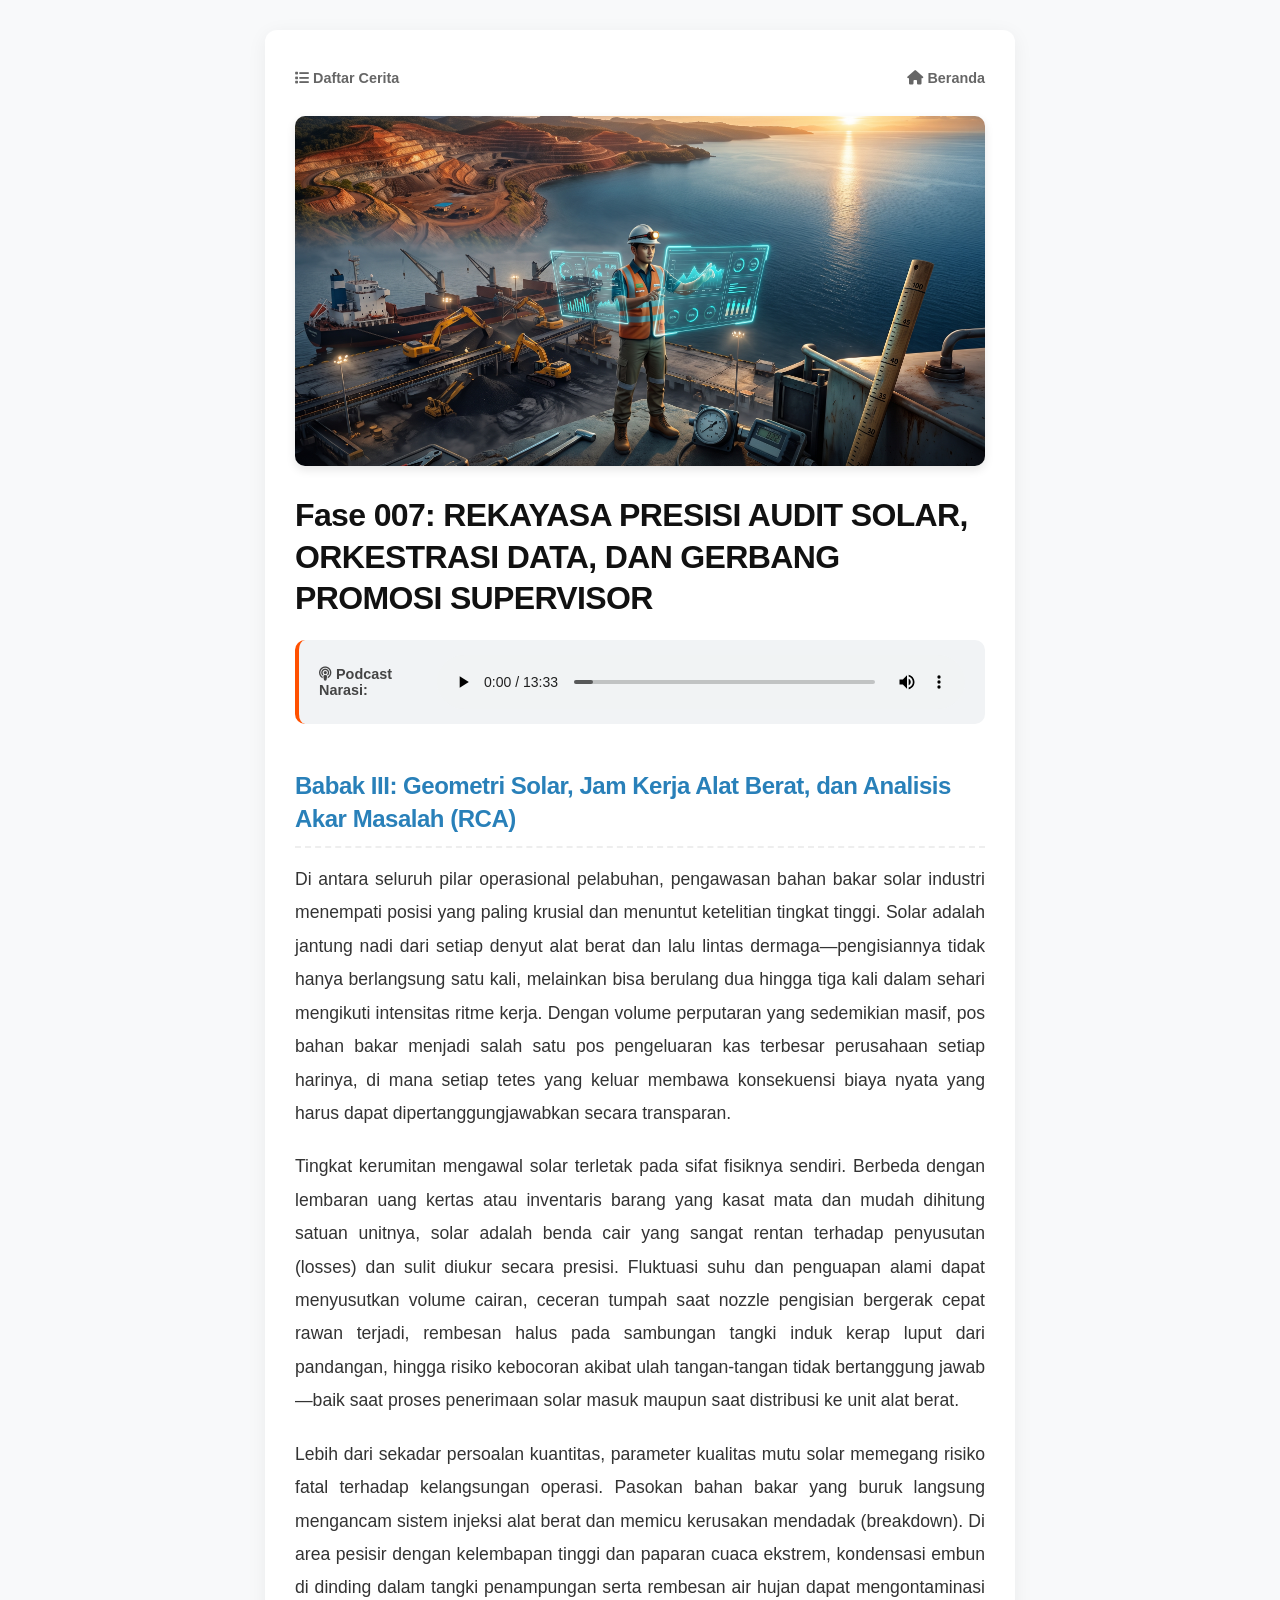
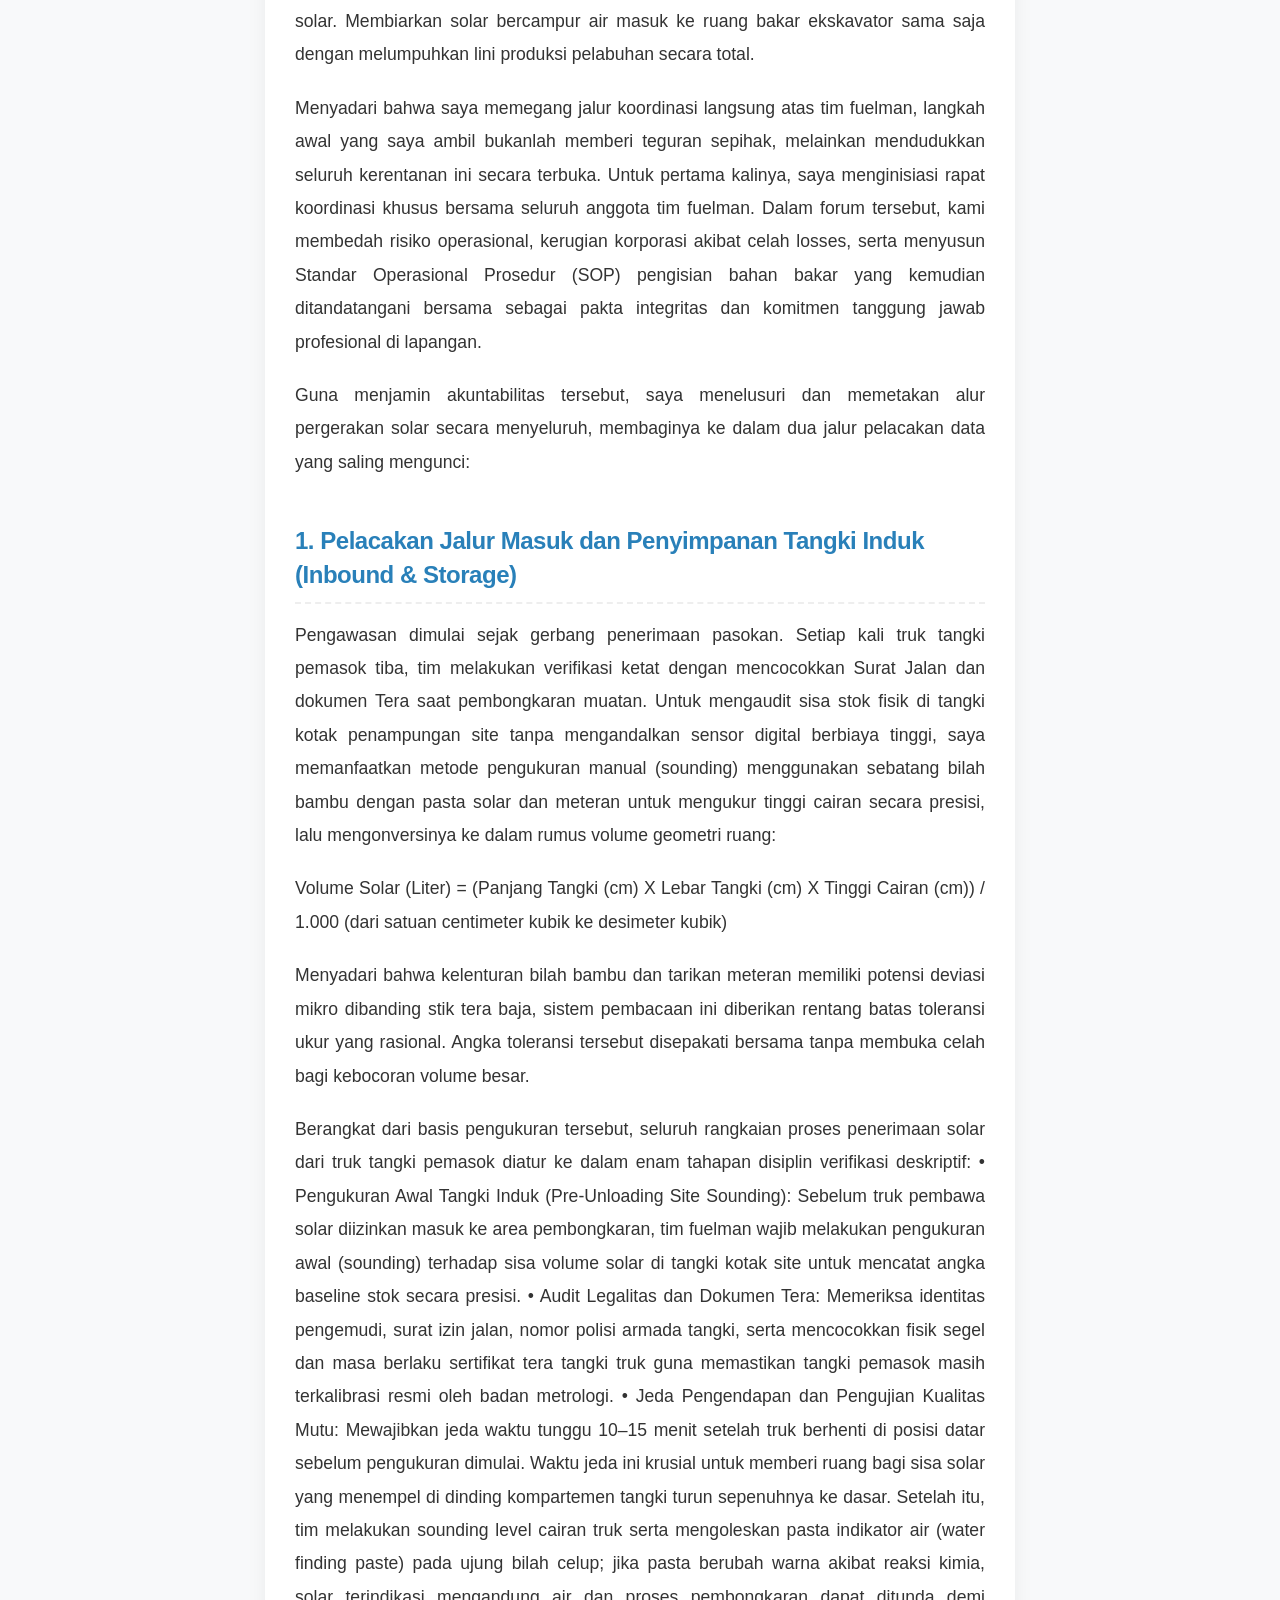
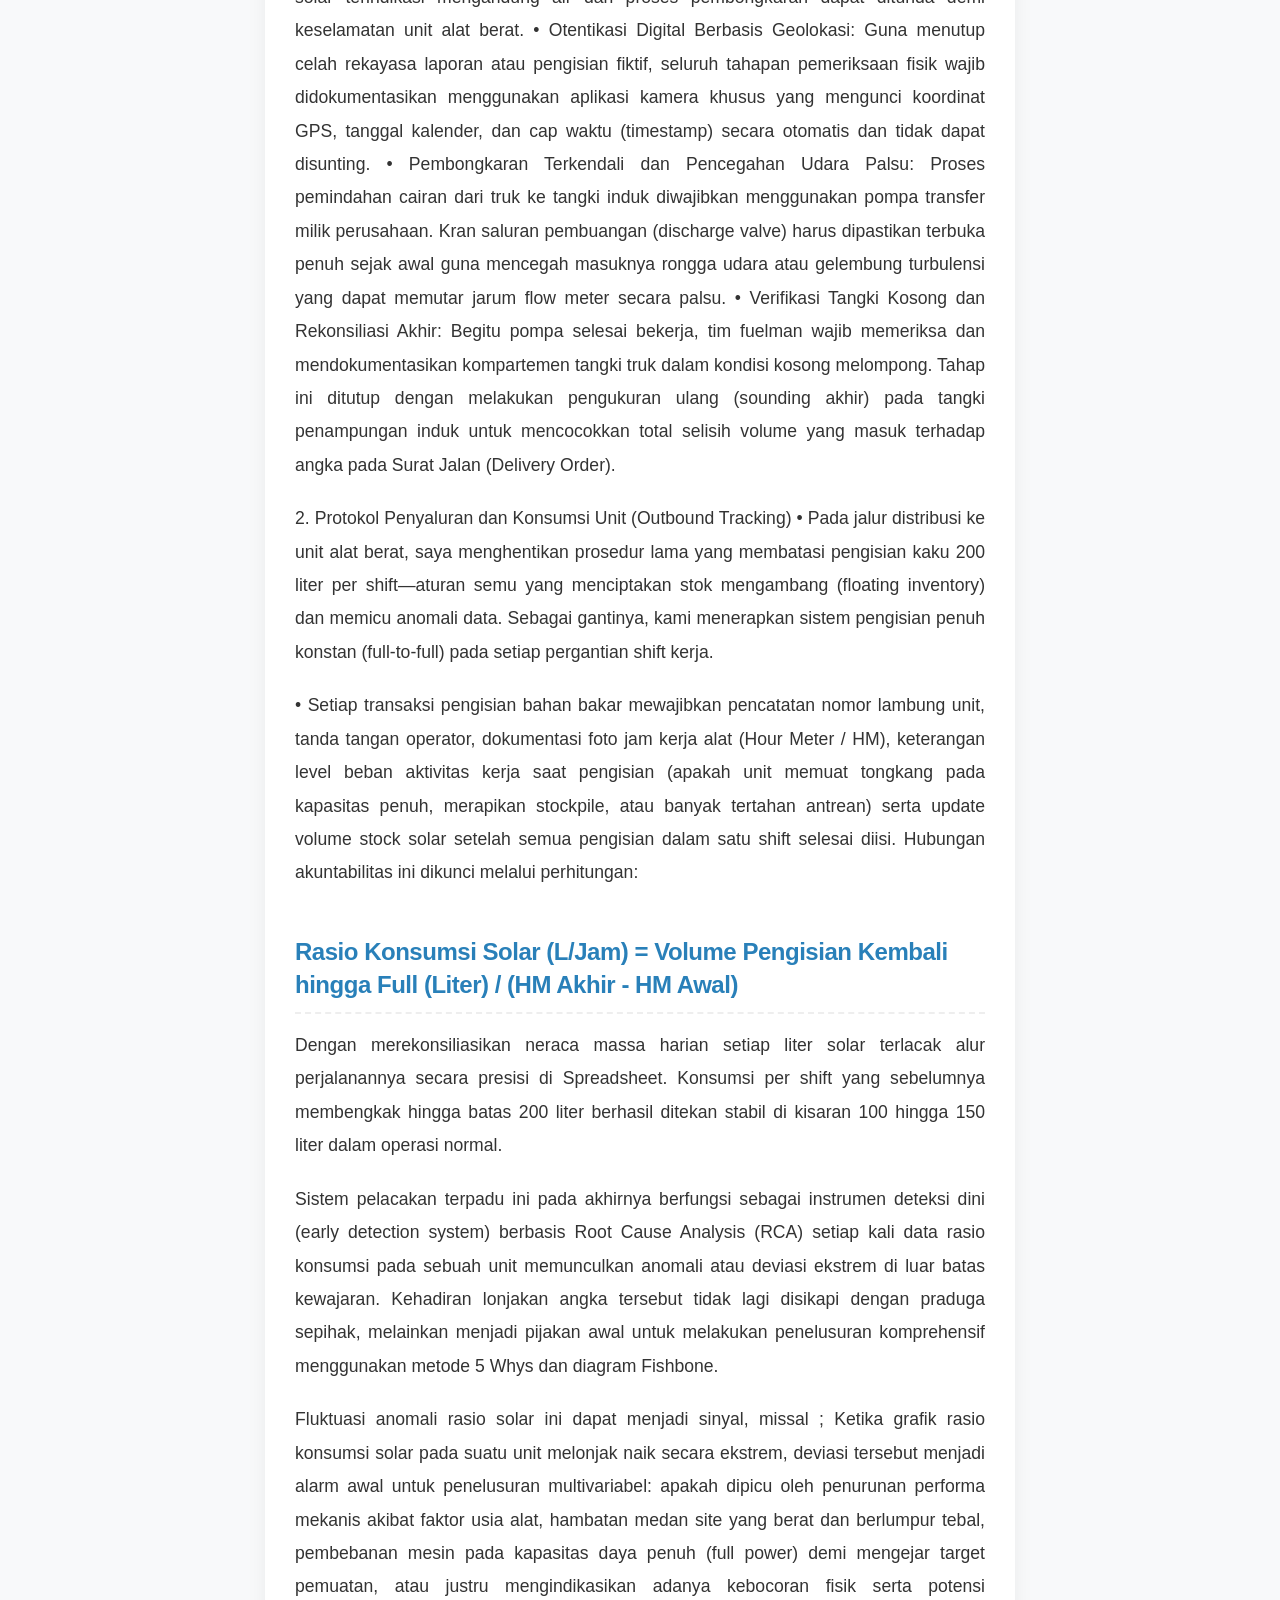
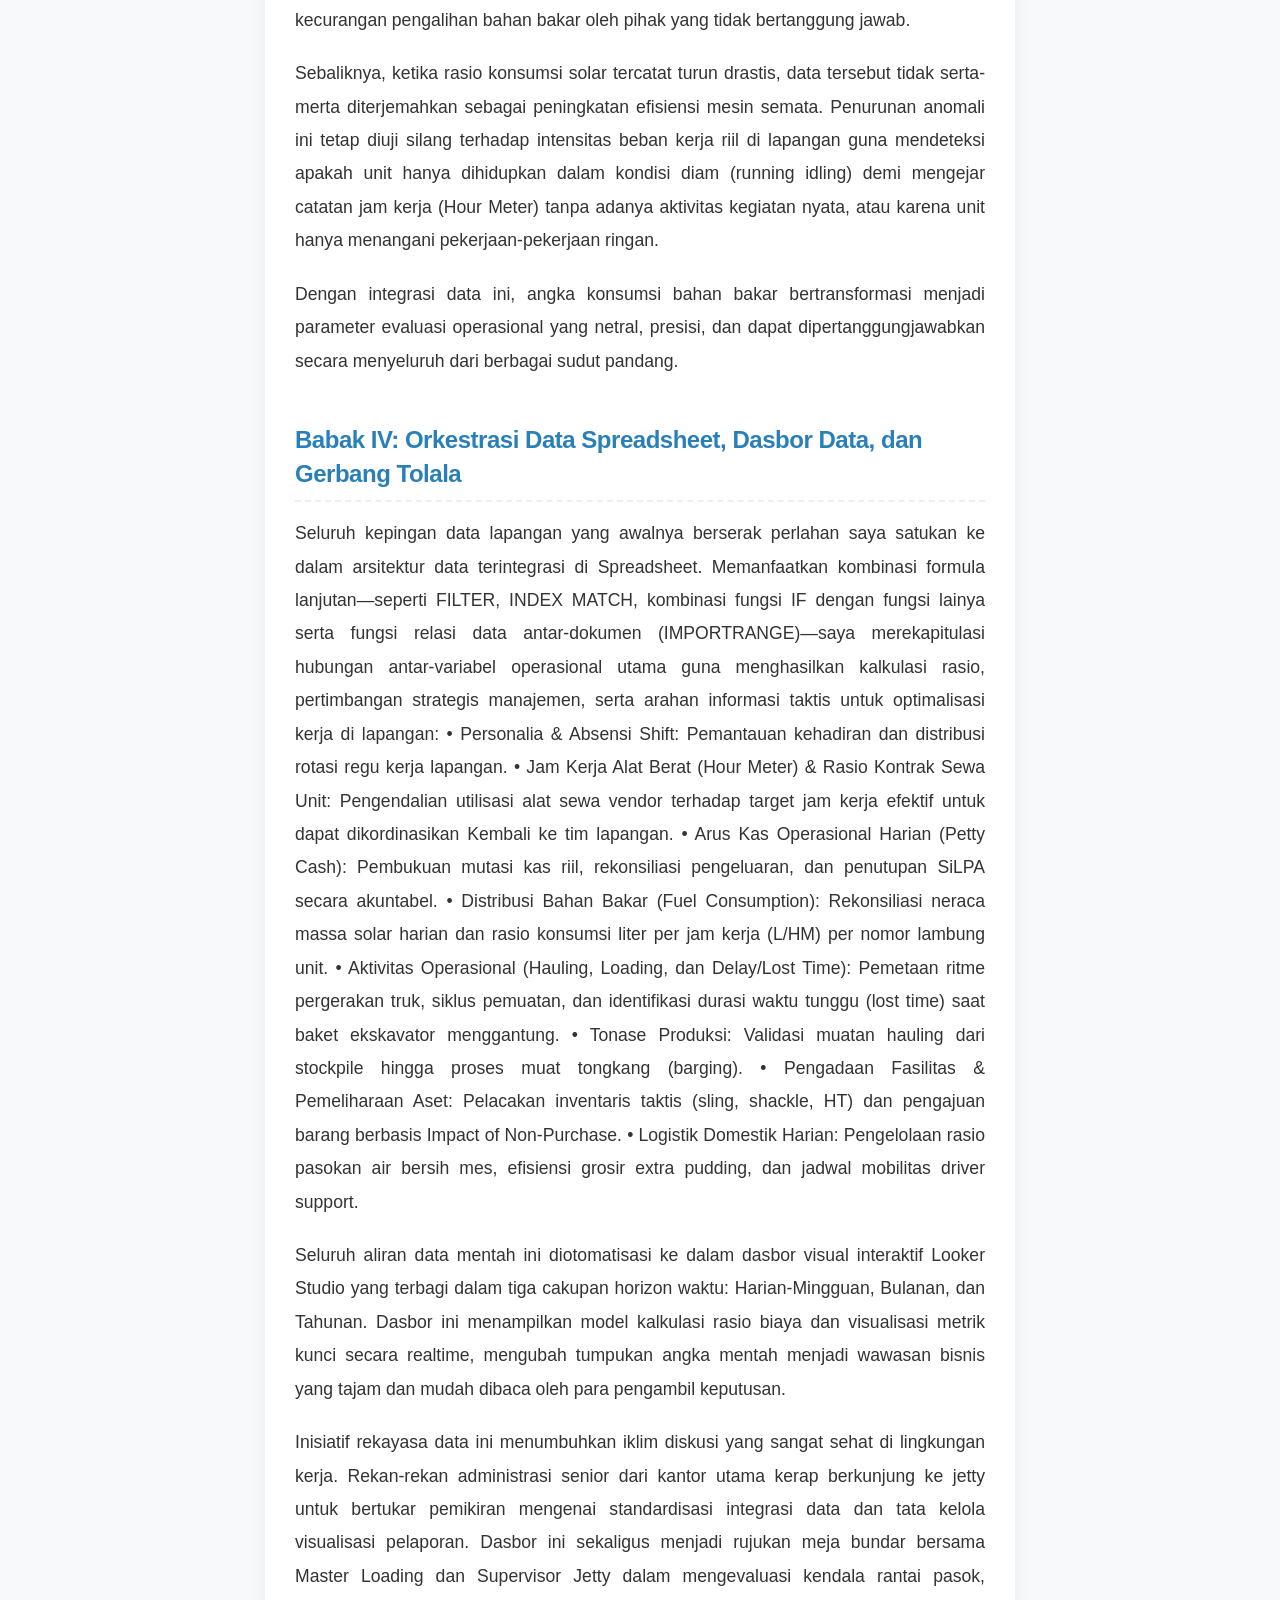
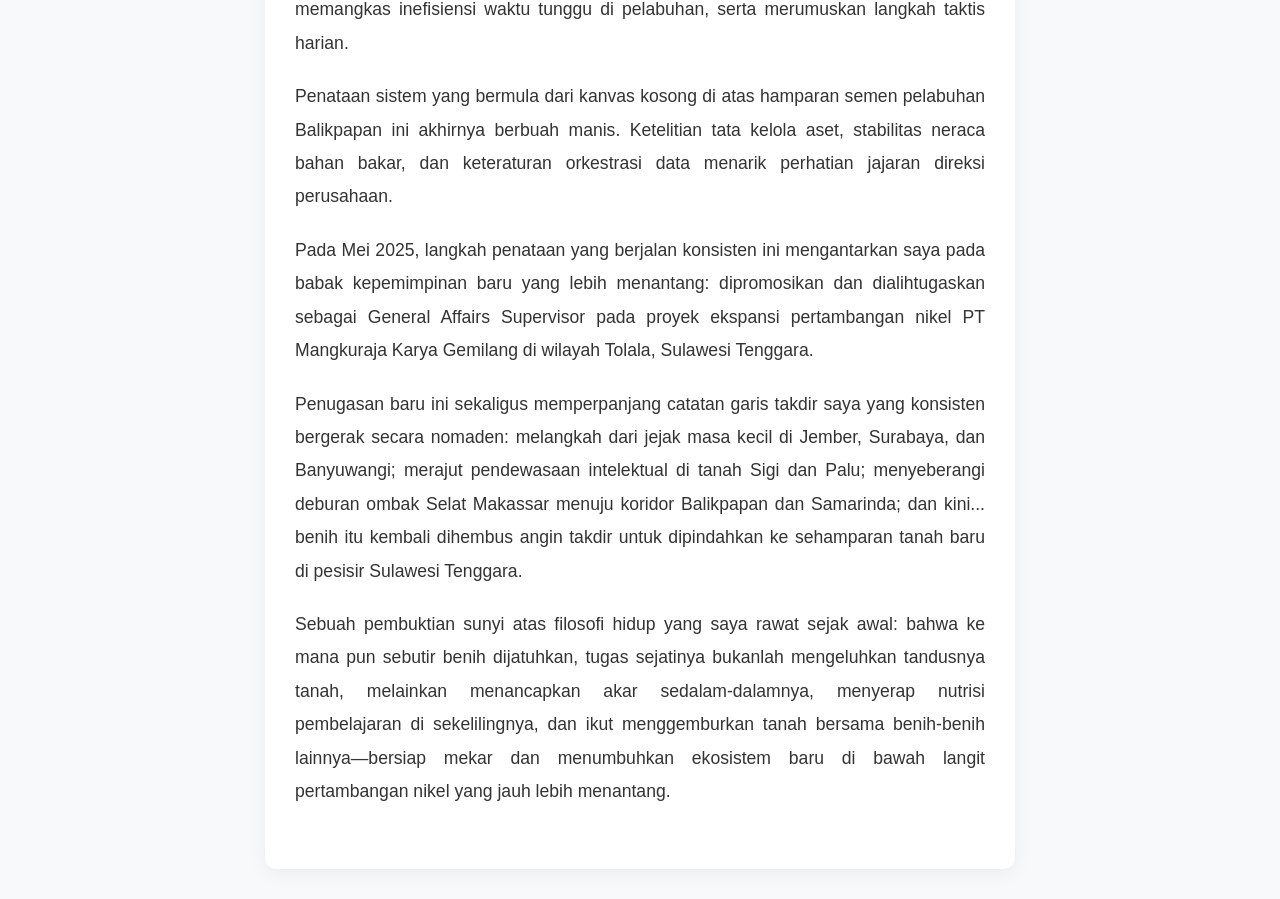
<file: Tentang Saya/cerita-saya/baca7.html>
<!DOCTYPE html>
<html lang="id">
<head>
  <meta charset="UTF-8">
  <meta name="viewport" content="width=device-width, initial-scale=1.0">
  <title>Membaca fase 7 - Subchan Adi Maskuri</title>
  
  <link rel="stylesheet" href="../../style.css">
  <link rel="stylesheet" href="https://cdnjs.cloudflare.com/ajax/libs/font-awesome/6.4.0/css/all.min.css">
  
  <style>
    body { background-color: #f8f9fa; font-family: 'Segoe UI', Tahoma, Geneva, Verdana, sans-serif; color: #333; margin: 0; padding: 0; }
    .reader-container { max-width: 750px; margin: 30px auto; padding: 40px 30px; background: #ffffff; border-radius: 12px; box-shadow: 0 4px 20px rgba(0,0,0,0.06); }
    .top-nav { display: flex; justify-content: space-between; margin-bottom: 30px; }
    .nav-link { color: #666; text-decoration: none; font-weight: 600; font-size: 0.9rem; }
    .nav-link:hover { color: #ff5000; }
    .phase-banner { width: 100%; max-height: 350px; object-fit: cover; border-radius: 10px; margin-bottom: 25px; box-shadow: 0 4px 10px rgba(0,0,0,0.1); }
    .phase-title { font-size: 2rem; color: #111; margin-bottom: 20px; line-height: 1.3; }
    .audio-box { background: #f1f3f5; padding: 15px 20px; border-radius: 10px; margin-bottom: 35px; display: flex; align-items: center; gap: 15px; border-left: 4px solid #ff5000; }
    .audio-box span { font-size: 0.9rem; font-weight: bold; color: #444; }
    .audio-box audio { width: 100%; }
    
    /* DESAIN TEKS OTOMATIS */
    .story-content p { font-size: 1.1rem; line-height: 1.9; color: #333; text-align: justify; margin-bottom: 20px; }
    .story-content p:first-child::first-letter { font-size: 3.2rem; font-weight: bold; color: #ff5000; float: left; margin-right: 10px; line-height: 1; padding-top: 4px; }
    
    /* DESAIN KHUSUS SUBJUDUL fase 7 */
.story-content h2 { 
  font-size: 1.5rem; 
  font-weight: 800; 
  color: #2980b9; 
  margin-top: 45px; 
  margin-bottom: 15px; 
  border-bottom: 2px dashed #eee; 
  padding-bottom: 10px; 
  line-height: 1.4; 
}
  </style>
</head>
<body>

  <div class="reader-container">
    <div class="top-nav">
      <a href="cerita.html" class="nav-link"><i class="fa-solid fa-list"></i> Daftar Cerita</a>
      <a href="../../index.html" class="nav-link"><i class="fa-solid fa-house"></i> Beranda</a>
    </div>

    <!-- Panggil gambar fase7.png -->
    <img src="fase7.png" alt="Cover fase 7" class="phase-banner" onerror="this.style.display='none'">

    <h1 class="phase-title"> Fase 007: REKAYASA PRESISI AUDIT SOLAR, ORKESTRASI DATA, DAN GERBANG PROMOSI SUPERVISOR </h1>

    <div class="audio-box">
      <span><i class="fa-solid fa-podcast"></i> Podcast Narasi:</span>
      <audio controls>
        <source src="fase7.mp3" type="audio/mpeg">
        Browser Anda tidak mendukung pemutar audio.
      </audio>
    </div>

    <!-- Area Teks fase 7 -->
    <div class="story-content" id="storyContent">
      <p style="color: #999; font-style: italic;">Memuat cerita fase 7...</p>
    </div>
  </div>

  <!-- SCRIPT CERDAS PENDETEKSI SUBJUDUL -->
  <script>
    fetch('fase7.txt')
      .then(response => response.text())
      .then(text => {
        const container = document.getElementById('storyContent');
        container.innerHTML = ''; 
        
        const paragraphs = text.split(/\n\s*\n/);
        
        paragraphs.forEach(p => {
          const cleanText = p.trim();
          if (cleanText !== '') {
            // Logika Deteksi: Jika teks pendek (kurang dari 120 huruf) dan tidak diakhiri titik/tanya, jadikan Subjudul (H2)
            if (cleanText.length < 120 && !cleanText.endsWith('.') && !cleanText.endsWith('?')) {
              const h2 = document.createElement('h2');
              h2.textContent = cleanText;
              container.appendChild(h2);
            } else {
              const pTag = document.createElement('p');
              pTag.textContent = cleanText;
              container.appendChild(pTag);
            }
          }
        });
      })
      .catch(err => {
        document.getElementById('storyContent').innerHTML = '<p style="color:red;">Gagal memuat teks cerita.</p>';
      });
  </script>

</body>
</html>
</file>
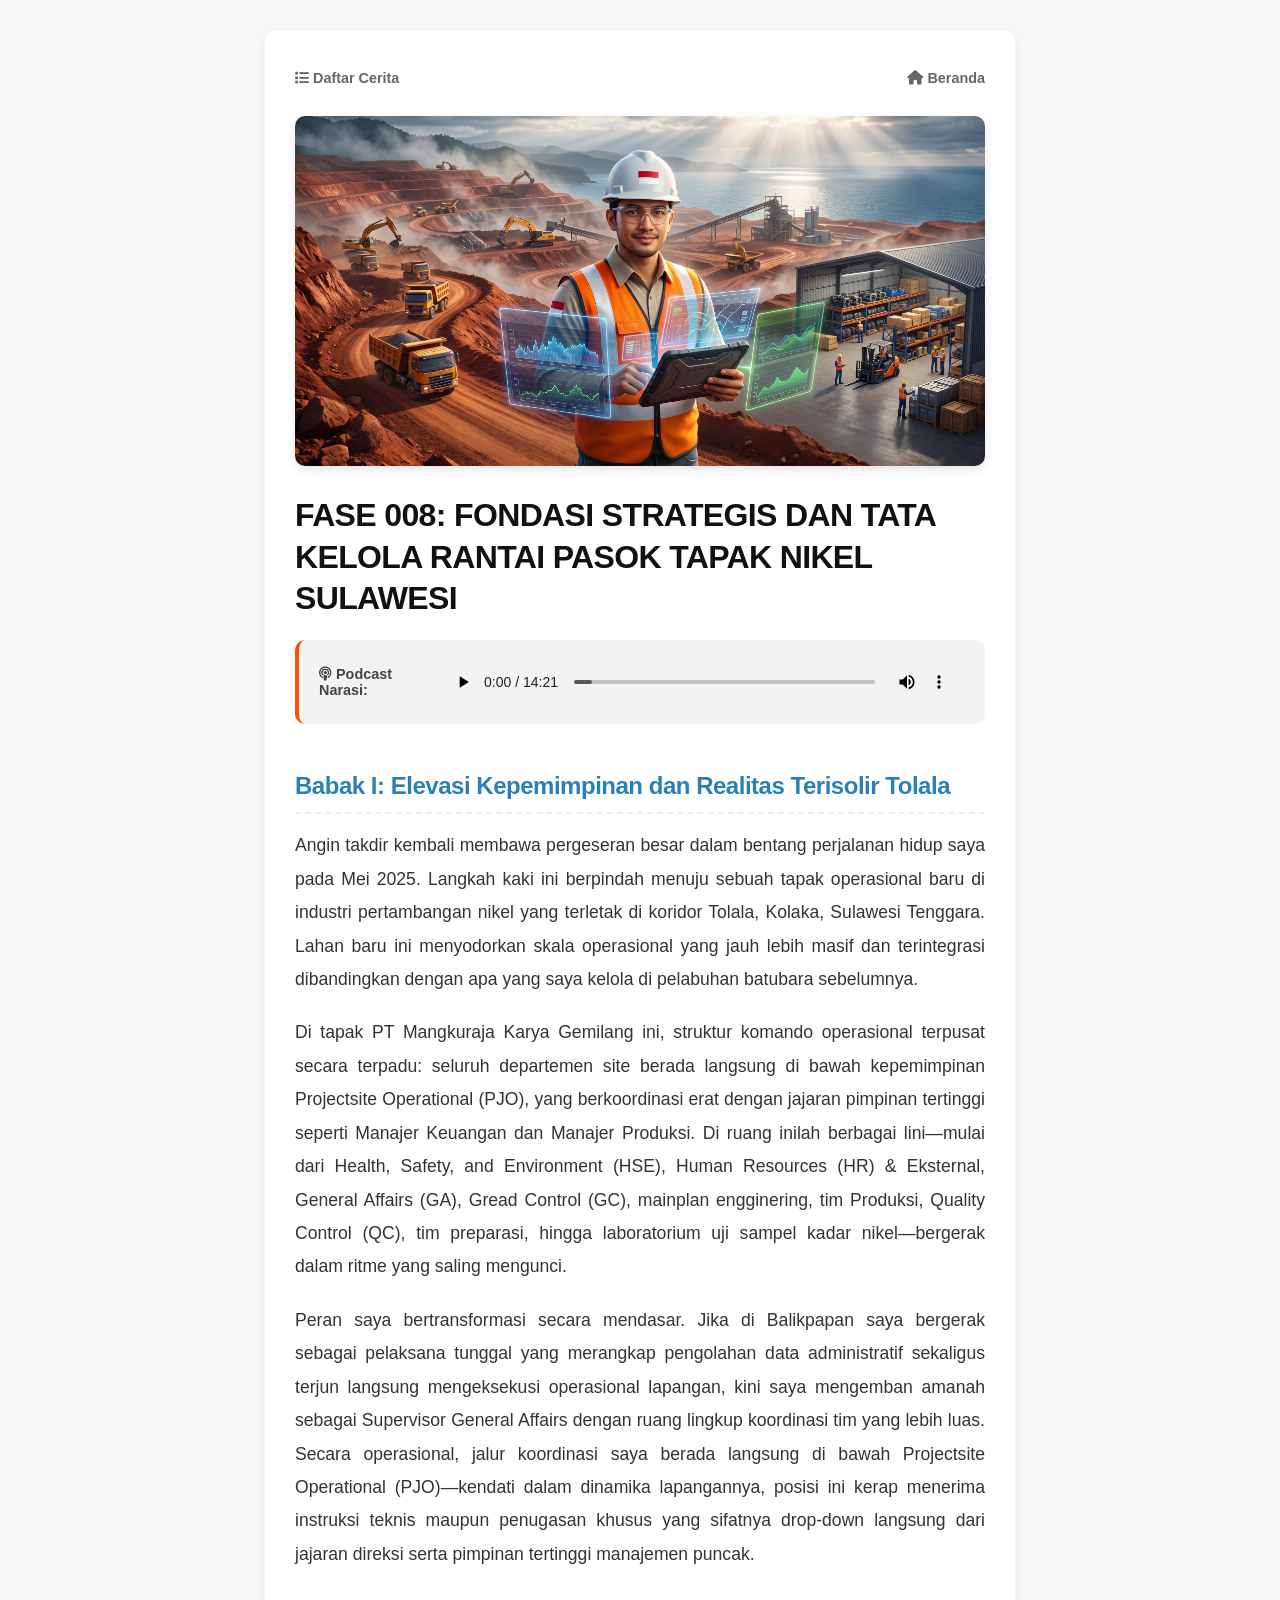
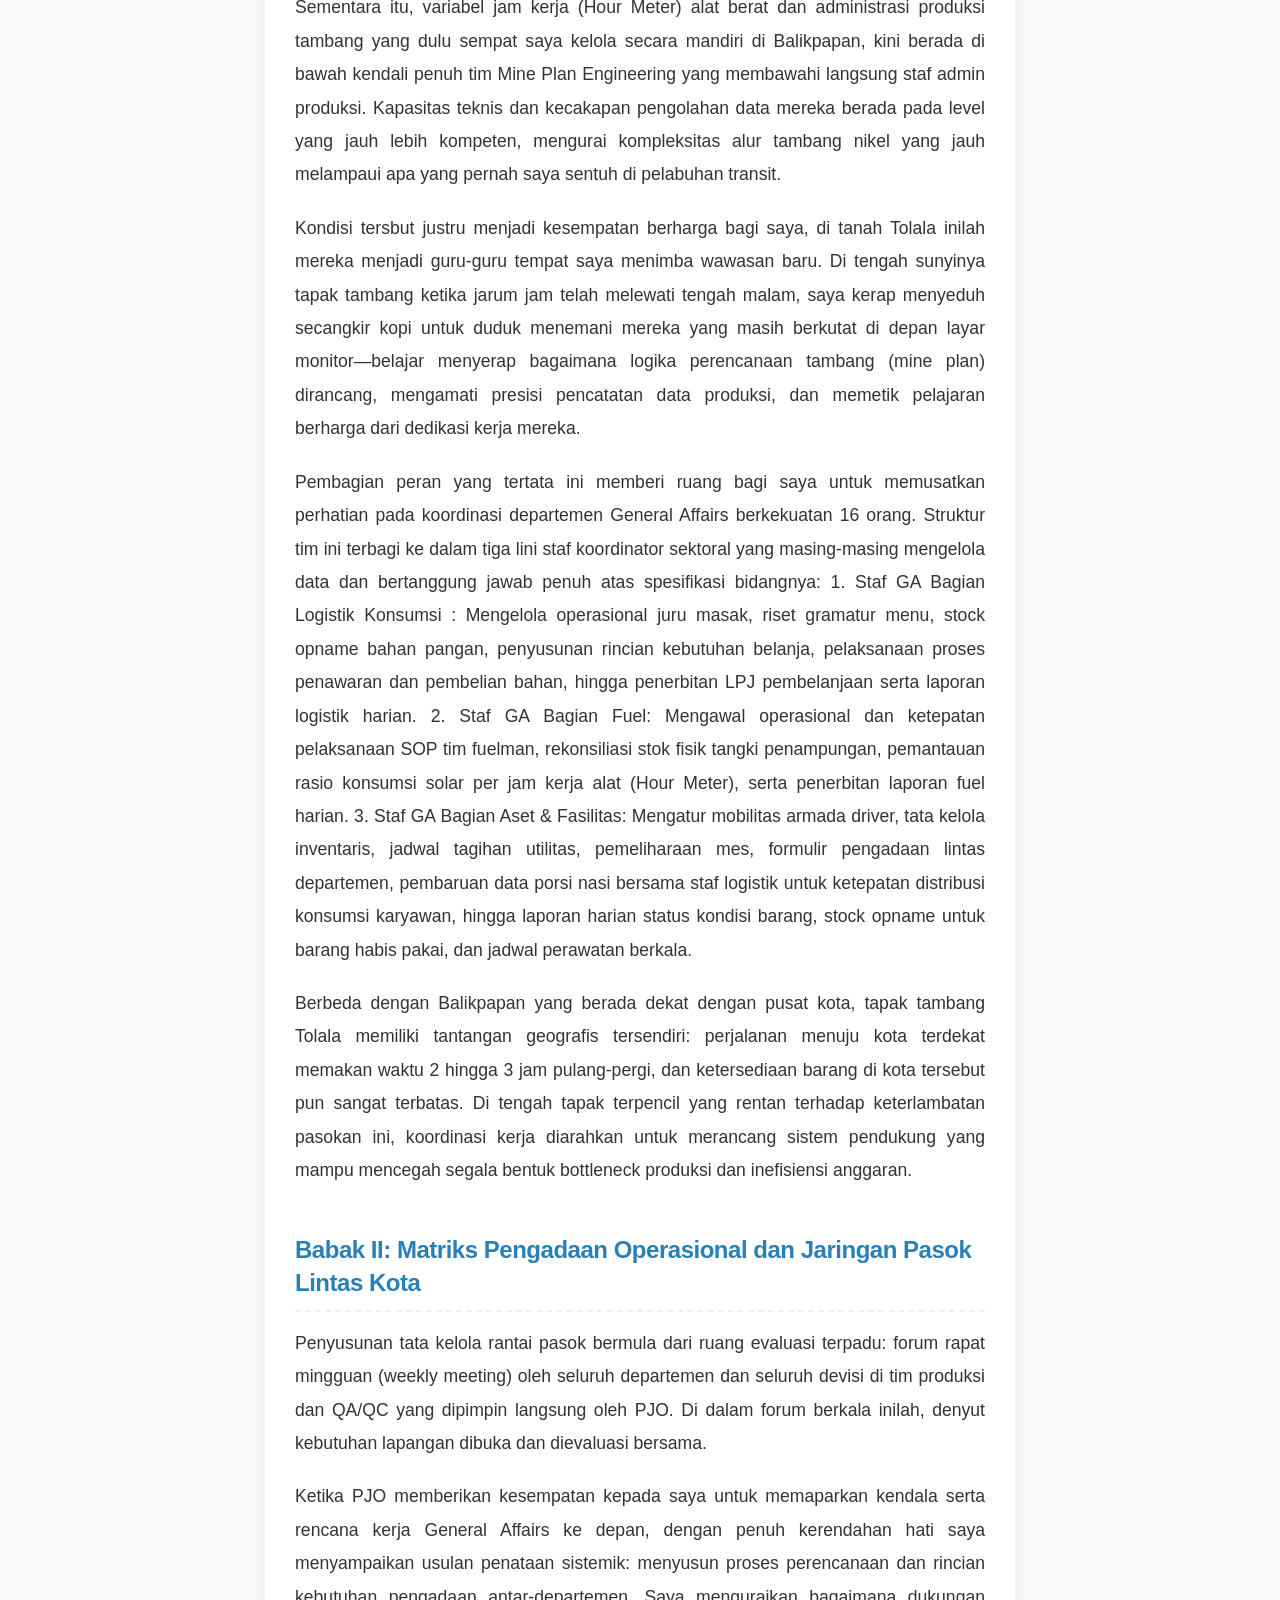
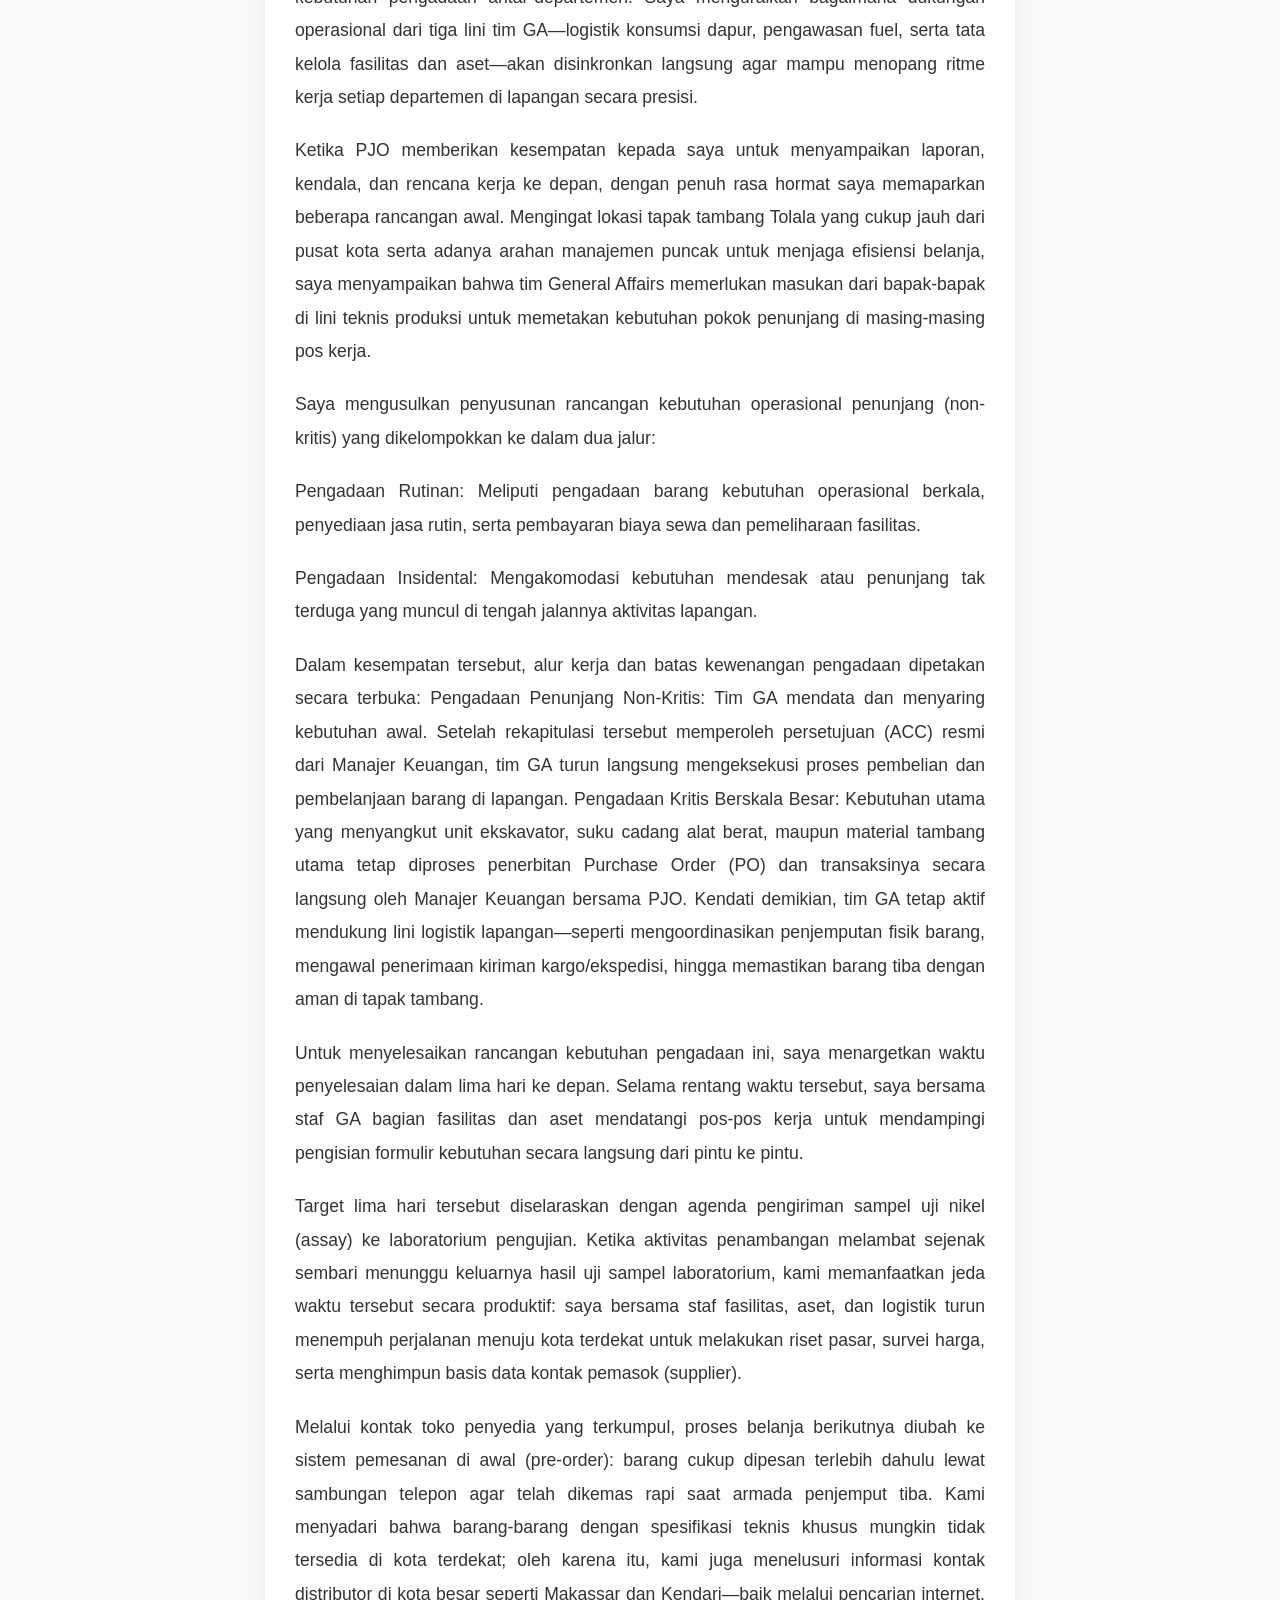
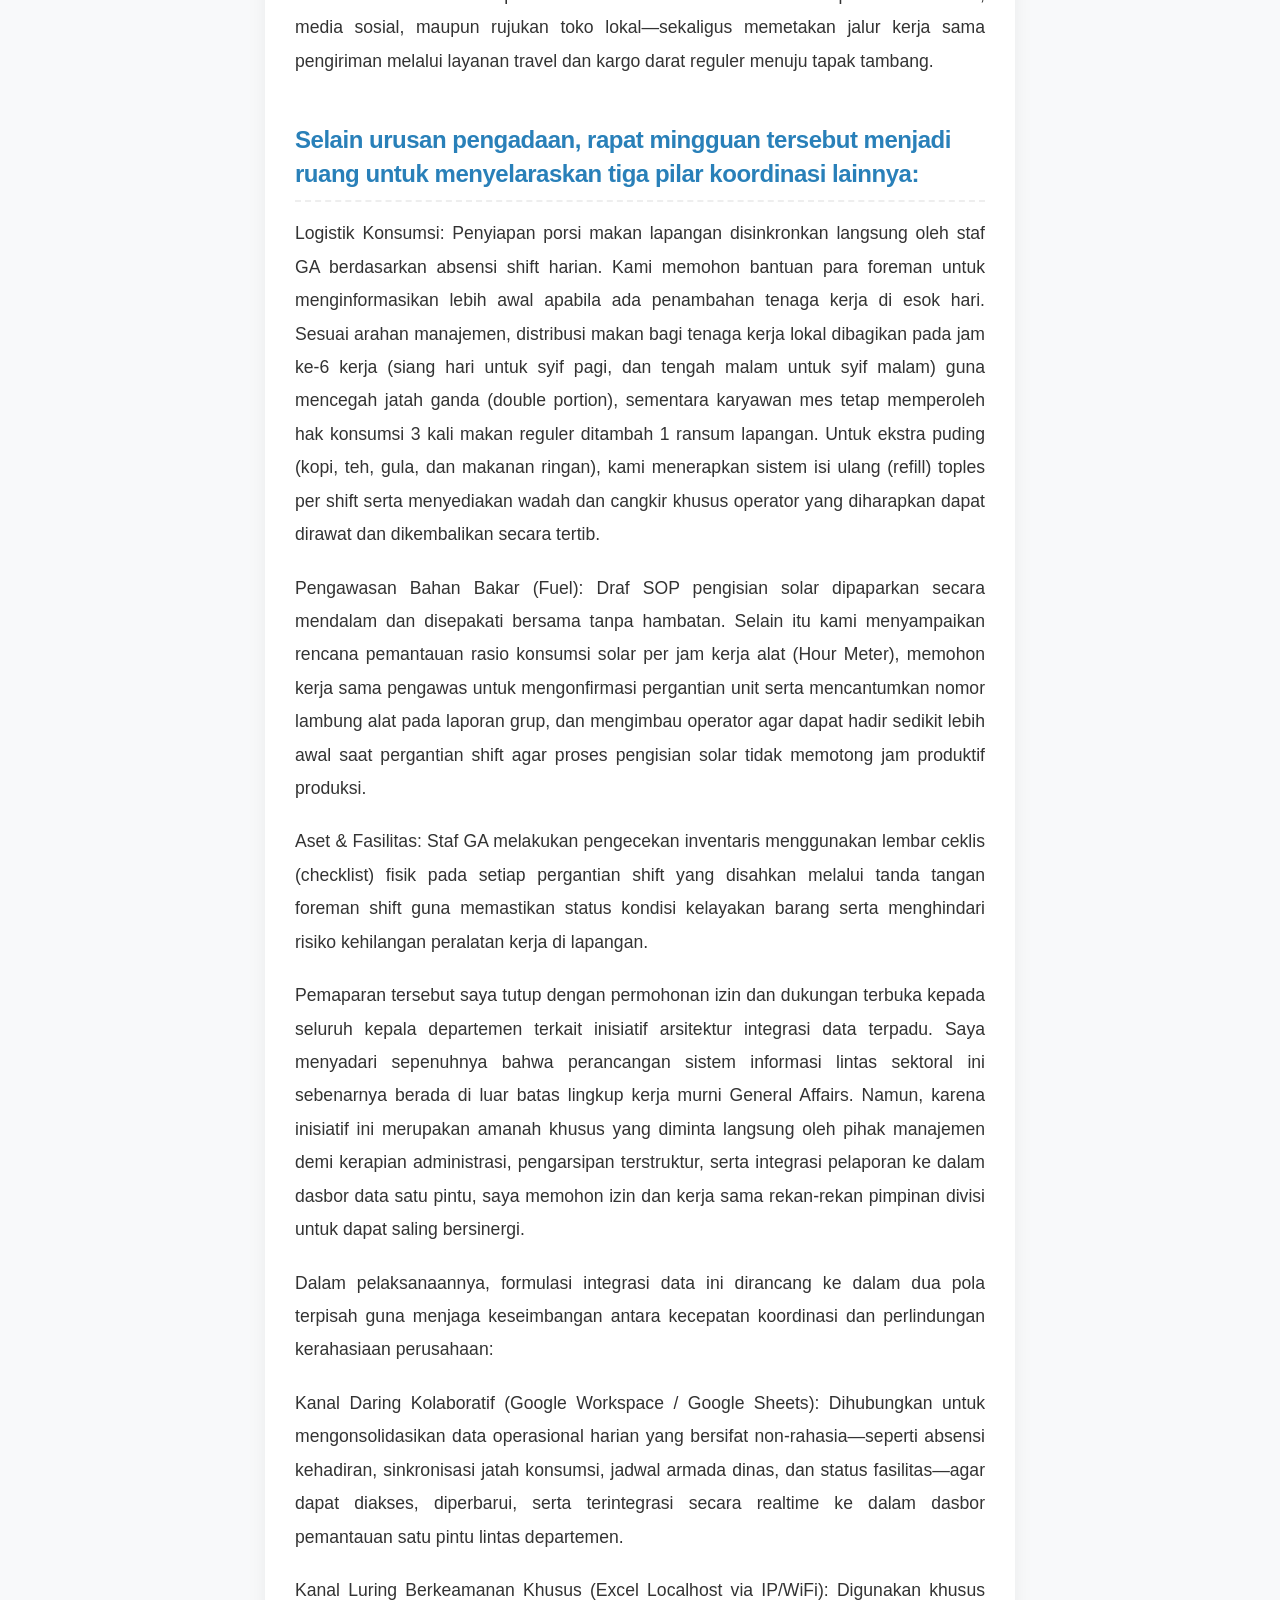
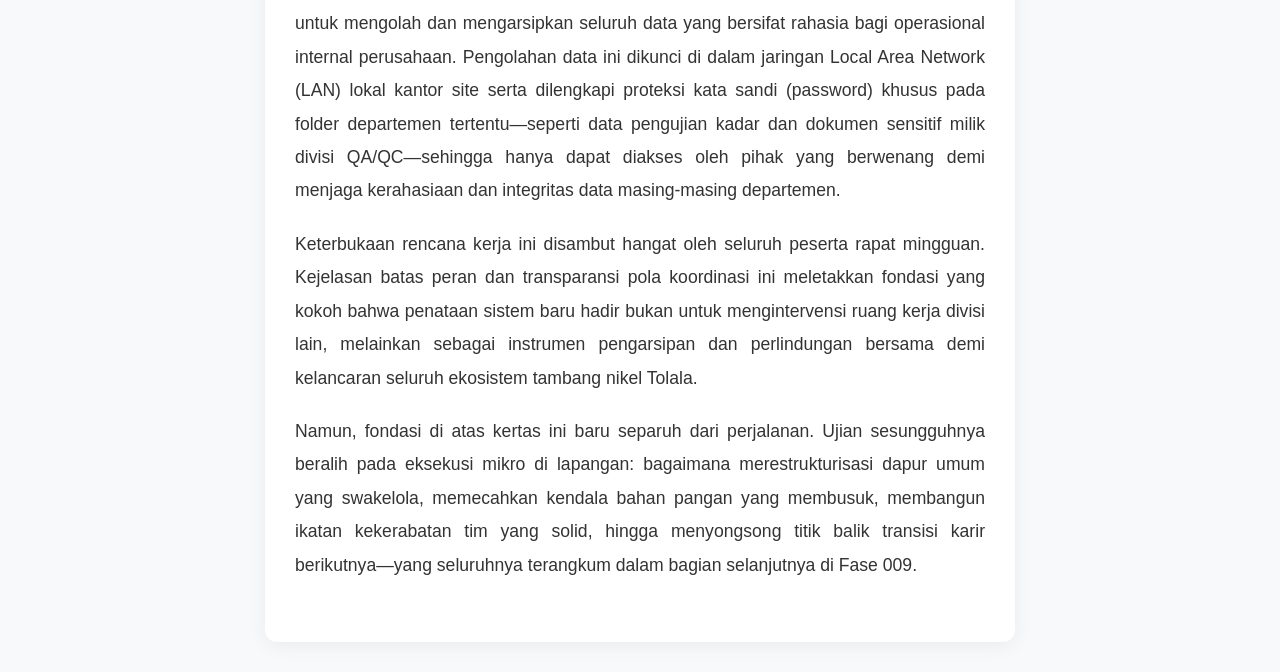
<file: Tentang Saya/cerita-saya/baca8.html>
<!DOCTYPE html>
<html lang="id">
<head>
  <meta charset="UTF-8">
  <meta name="viewport" content="width=device-width, initial-scale=1.0">
  <title>Membaca fase 8 - Subchan Adi Maskuri</title>
  
  <link rel="stylesheet" href="../../style.css">
  <link rel="stylesheet" href="https://cdnjs.cloudflare.com/ajax/libs/font-awesome/6.4.0/css/all.min.css">
  
  <style>
    body { background-color: #f8f9fa; font-family: 'Segoe UI', Tahoma, Geneva, Verdana, sans-serif; color: #333; margin: 0; padding: 0; }
    .reader-container { max-width: 750px; margin: 30px auto; padding: 40px 30px; background: #ffffff; border-radius: 12px; box-shadow: 0 4px 20px rgba(0,0,0,0.06); }
    .top-nav { display: flex; justify-content: space-between; margin-bottom: 30px; }
    .nav-link { color: #666; text-decoration: none; font-weight: 600; font-size: 0.9rem; }
    .nav-link:hover { color: #ff5000; }
    .phase-banner { width: 100%; max-height: 350px; object-fit: cover; border-radius: 10px; margin-bottom: 25px; box-shadow: 0 4px 10px rgba(0,0,0,0.1); }
    .phase-title { font-size: 2rem; color: #111; margin-bottom: 20px; line-height: 1.3; }
    .audio-box { background: #f1f3f5; padding: 15px 20px; border-radius: 10px; margin-bottom: 35px; display: flex; align-items: center; gap: 15px; border-left: 4px solid #ff5000; }
    .audio-box span { font-size: 0.9rem; font-weight: bold; color: #444; }
    .audio-box audio { width: 100%; }
    
    /* DESAIN TEKS OTOMATIS */
    .story-content p { font-size: 1.1rem; line-height: 1.9; color: #333; text-align: justify; margin-bottom: 20px; }
    .story-content p:first-child::first-letter { font-size: 3.2rem; font-weight: bold; color: #ff5000; float: left; margin-right: 10px; line-height: 1; padding-top: 4px; }
    
    /* DESAIN KHUSUS SUBJUDUL fase 8 */
.story-content h2 { 
  font-size: 1.5rem; 
  font-weight: 800; 
  color: #2980b9; 
  margin-top: 45px; 
  margin-bottom: 15px; 
  border-bottom: 2px dashed #eee; 
  padding-bottom: 10px; 
  line-height: 1.4; 
}
  </style>
</head>
<body>

  <div class="reader-container">
    <div class="top-nav">
      <a href="cerita.html" class="nav-link"><i class="fa-solid fa-list"></i> Daftar Cerita</a>
      <a href="../../index.html" class="nav-link"><i class="fa-solid fa-house"></i> Beranda</a>
    </div>

    <!-- Panggil gambar fase8.png -->
    <img src="fase8.png" alt="Cover fase 8" class="phase-banner" onerror="this.style.display='none'">

    <h1 class="phase-title"> FASE 008: FONDASI STRATEGIS DAN TATA KELOLA RANTAI PASOK TAPAK NIKEL SULAWESI </h1>

    <div class="audio-box">
      <span><i class="fa-solid fa-podcast"></i> Podcast Narasi:</span>
      <audio controls>
        <source src="fase8.mp3" type="audio/mpeg">
        Browser Anda tidak mendukung pemutar audio.
      </audio>
    </div>

    <!-- Area Teks fase 8 -->
    <div class="story-content" id="storyContent">
      <p style="color: #999; font-style: italic;">Memuat cerita fase 8...</p>
    </div>
  </div>

  <!-- SCRIPT CERDAS PENDETEKSI SUBJUDUL -->
  <script>
    fetch('fase8.txt')
      .then(response => response.text())
      .then(text => {
        const container = document.getElementById('storyContent');
        container.innerHTML = ''; 
        
        const paragraphs = text.split(/\n\s*\n/);
        
        paragraphs.forEach(p => {
          const cleanText = p.trim();
          if (cleanText !== '') {
            // Logika Deteksi: Jika teks pendek (kurang dari 120 huruf) dan tidak diakhiri titik/tanya, jadikan Subjudul (H2)
            if (cleanText.length < 120 && !cleanText.endsWith('.') && !cleanText.endsWith('?')) {
              const h2 = document.createElement('h2');
              h2.textContent = cleanText;
              container.appendChild(h2);
            } else {
              const pTag = document.createElement('p');
              pTag.textContent = cleanText;
              container.appendChild(pTag);
            }
          }
        });
      })
      .catch(err => {
        document.getElementById('storyContent').innerHTML = '<p style="color:red;">Gagal memuat teks cerita.</p>';
      });
  </script>

</body>
</html>
</file>
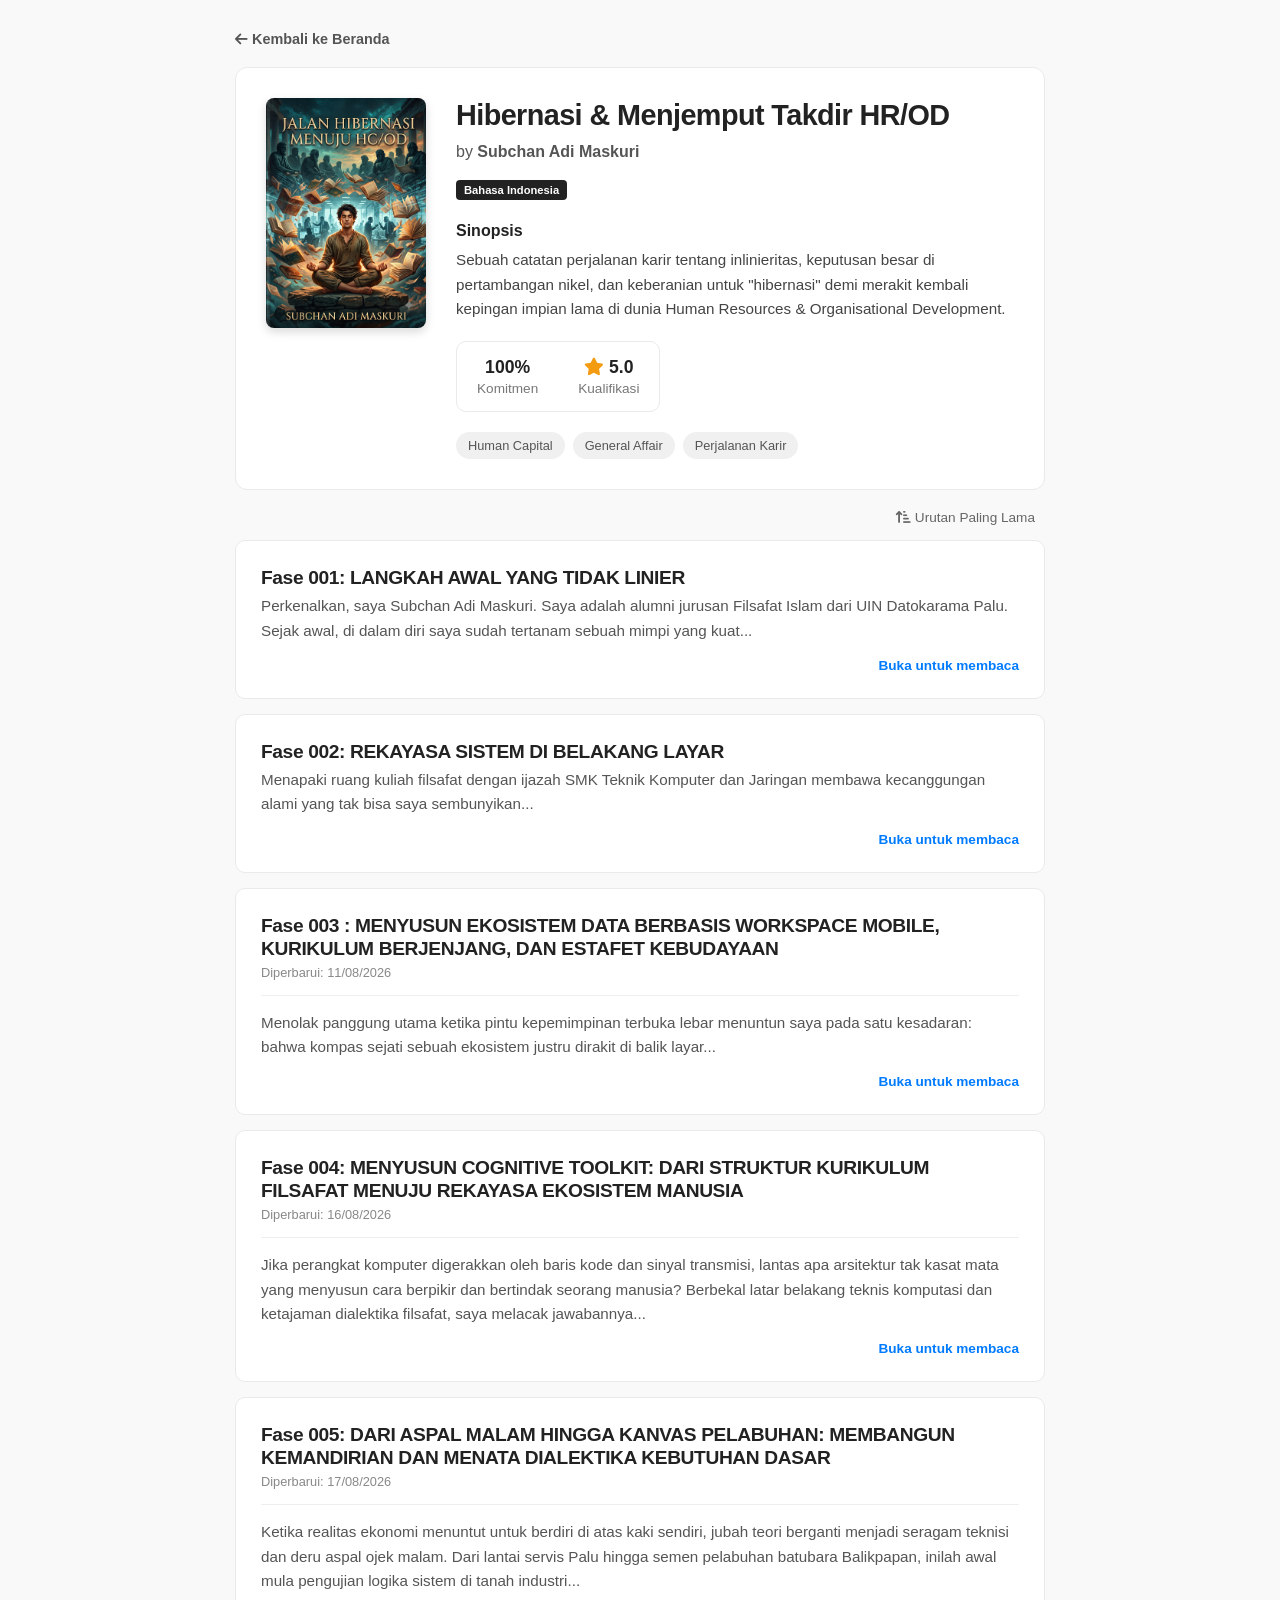
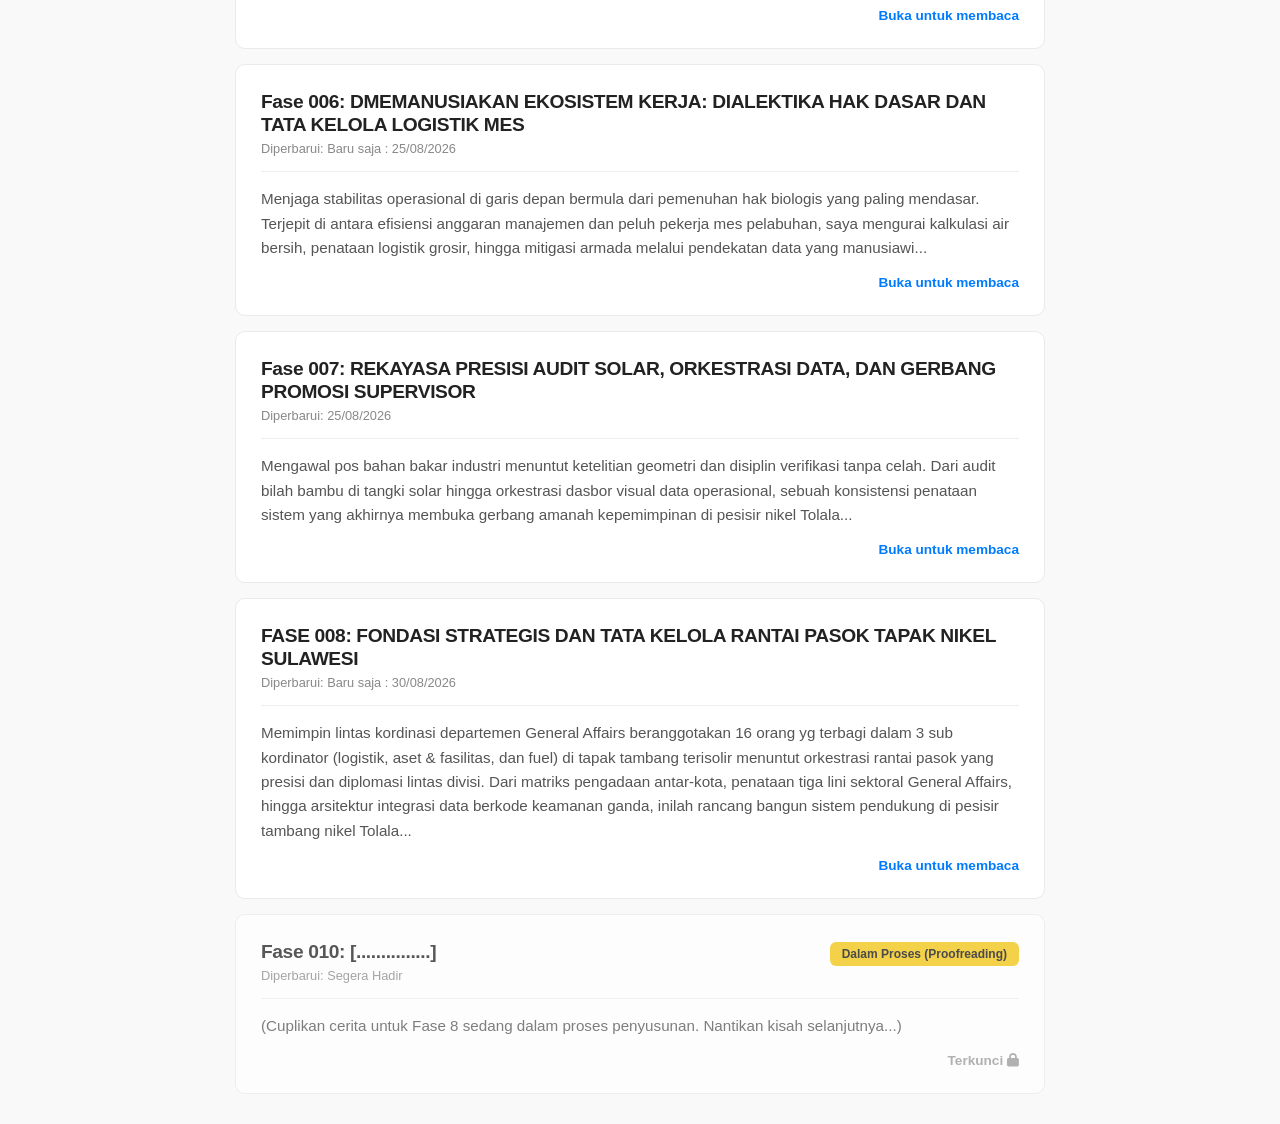
<file: Tentang Saya/cerita-saya/cerita.html>
<!DOCTYPE html>
<html lang="id">
<head>
  <meta charset="UTF-8">
  <meta name="viewport" content="width=device-width, initial-scale=1.0">
  <title>Daftar Isi Cerita - Subchan</title>
  
  <!-- JURUS ../../ KARENA POSISINYA 2 FOLDER KE DALAM -->
  <link rel="stylesheet" href="../../style.css">
  <link rel="stylesheet" href="https://cdnjs.cloudflare.com/ajax/libs/font-awesome/6.4.0/css/all.min.css">
  
  <style>
    /* DESAIN ALA WATTPAD */
    body {
      background-color: #f9f9f9;
      font-family: 'Segoe UI', Tahoma, Geneva, Verdana, sans-serif;
    }
    .wattpad-container {
      max-width: 850px;
      margin: 30px auto;
      padding: 0 20px;
    }
    
    .back-btn {
      display: inline-block; margin-bottom: 20px; color: #555; text-decoration: none; font-weight: bold; font-size: 0.9rem;
    }
    .back-btn:hover { color: #ff5000; }

    /* BAGIAN PROFIL BUKU */
    .book-profile {
      background: #ffffff;
      border: 1px solid #eaeaea;
      border-radius: 12px;
      padding: 30px;
      display: flex;
      gap: 30px;
      margin-bottom: 20px;
    }
    .book-cover {
      width: 160px;
      height: 230px;
      object-fit: cover;
      border-radius: 8px;
      box-shadow: 0 4px 10px rgba(0,0,0,0.15);
    }
    .book-info { flex: 1; }
    .book-title { font-size: 1.8rem; color: #222; margin: 0 0 5px 0; }
    .book-author { color: #555; font-size: 1rem; margin: 0 0 15px 0; }
    .badge { background: #222; color: #fff; font-size: 0.7rem; padding: 4px 8px; border-radius: 4px; font-weight: bold; }
    
    .synopsis { font-size: 0.95rem; color: #444; margin: 20px 0; line-height: 1.6; }
    .synopsis strong { color: #222; font-size: 1rem; display: block; margin-bottom: 5px; }
    
    .stats-box {
      display: flex;
      gap: 40px;
      border: 1px solid #eaeaea;
      border-radius: 10px;
      padding: 15px 20px;
      margin-bottom: 20px;
      width: fit-content;
    }
    .stat-item { text-align: center; font-size: 0.85rem; color: #777; }
    .stat-item strong { display: block; color: #222; font-size: 1.1rem; margin-bottom: 3px; }
    
    .tags-container { display: flex; flex-wrap: wrap; gap: 8px; }
    .tag { background: #f0f0f0; color: #555; font-size: 0.8rem; padding: 6px 12px; border-radius: 20px; }

    /* KONTROL URUTAN */
    .sort-control {
      text-align: right;
      font-size: 0.85rem;
      color: #666;
      margin-bottom: 15px;
      padding-right: 10px;
    }

    /* BAGIAN DAFTAR BAB (CHAPTER LIST) */
    .chapter-list {
      display: flex;
      flex-direction: column;
      gap: 15px;
    }
    .chapter-card {
      background: #ffffff;
      border: 1px solid #eaeaea;
      border-radius: 10px;
      padding: 25px;
      text-decoration: none;
      color: inherit;
      transition: box-shadow 0.2s, border-color 0.2s;
    }
    .chapter-card:hover {
      border-color: #ff5000;
      box-shadow: 0 4px 15px rgba(0,0,0,0.05);
    }
    .chapter-title { font-size: 1.2rem; font-weight: bold; color: #222; margin: 0 0 5px 0; }
    .chapter-date { font-size: 0.8rem; color: #888; display: block; margin-bottom: 15px; border-bottom: 1px solid #eee; padding-bottom: 15px; }
    .chapter-excerpt { font-size: 0.95rem; color: #555; line-height: 1.6; margin-bottom: 15px; }
    .read-action { text-align: right; font-size: 0.85rem; color: #007bff; font-weight: bold; }

    /* Responsif untuk HP */
    @media (max-width: 600px) {
      .book-profile { flex-direction: column; align-items: center; text-align: center; }
      .stats-box { margin: 20px auto; }
      .tags-container { justify-content: center; }
    }
/* Responsif untuk HP */
    @media (max-width: 600px) {
      .book-profile { flex-direction: column; align-items: center; text-align: center; }
      .stats-box { margin: 20px auto; }
      .tags-container { justify-content: center; }
    }

    /* ==== PASTE KODE CSS-NYA DI SINI ==== */
    /* LABEL KUNING UNTUK FASE BELUM RILIS */
    .status-badge {
      background-color: #f1c40f; 
      color: #111;
      font-size: 0.75rem;
      font-weight: bold;
      padding: 5px 12px;
      border-radius: 6px;
      float: right; 
      margin-top: 2px;
    }
    /* ==================================== */

  </style>
</head>
<body>

  <div class="wattpad-container">
    <a href="../../index.html" class="back-btn"><i class="fa-solid fa-arrow-left"></i> Kembali ke Beranda</a>

    <!-- HEADER PROFIL BUKU -->
    <div class="book-profile">
      <!-- Memanggil cover yang ada di luar folder -->
      <img src="cover-buku.png" alt="Cover Buku" class="book-cover">
      
      <div class="book-info">
        <h1 class="book-title">Hibernasi & Menjemput Takdir HR/OD</h1>
        <p class="book-author">by <strong>Subchan Adi Maskuri</strong></p>
        <span class="badge">Bahasa Indonesia</span>
        
        <div class="synopsis">
          <strong>Sinopsis</strong>
          Sebuah catatan perjalanan karir tentang inlinieritas, keputusan besar di pertambangan nikel, dan keberanian untuk "hibernasi" demi merakit kembali kepingan impian lama di dunia Human Resources & Organisational Development.
        </div>
        
        <div class="stats-box">
          <div class="stat-item">
            <strong>100%</strong>
            Komitmen
          </div>
          <div class="stat-item">
            <strong><i class="fa-solid fa-star" style="color: #f39c12;"></i> 5.0</strong>
            Kualifikasi
          </div>
        </div>
        
        <div class="tags-container">
          <span class="tag">Human Capital</span>
          <span class="tag">General Affair</span>
          <span class="tag">Perjalanan Karir</span>
        </div>
      </div>
    </div>

    <!-- DAFTAR BAB -->
    <div class="sort-control">
      <i class="fa-solid fa-arrow-up-short-wide"></i> Urutan Paling Lama
    </div>

    <div class="chapter-list">
      
      <!-- FASE 1 (SUDAH DIARAHKAN KE baca.html) -->
      <a href="baca.html" class="chapter-card">
        <h2 class="chapter-title">Fase 001: LANGKAH AWAL YANG TIDAK LINIER</h2>
        <p class="chapter-excerpt">
          Perkenalkan, saya Subchan Adi Maskuri. Saya adalah alumni jurusan Filsafat Islam dari UIN Datokarama Palu. Sejak awal, di dalam diri saya sudah tertanam sebuah mimpi yang kuat...
        </p>
        <div class="read-action">Buka untuk membaca</div>
      </a>

      <div class="chapter-list">

      <!-- FASE 2 -->
      <a href="baca2.html" class="chapter-card">
        <h2 class="chapter-title">Fase 002: REKAYASA SISTEM DI BELAKANG LAYAR</h2>
        <p class="chapter-excerpt">
          Menapaki ruang kuliah filsafat dengan ijazah SMK Teknik Komputer dan Jaringan membawa kecanggungan alami yang tak bisa saya sembunyikan...
        </p>
        <div class="read-action">Buka untuk membaca</div>
      </a>

         <!-- FASE 3 -->
      <a href="baca.html" class="chapter-card">
        <h2 class="chapter-title">Fase 003 : MENYUSUN EKOSISTEM DATA BERBASIS WORKSPACE MOBILE, KURIKULUM BERJENJANG, DAN ESTAFET KEBUDAYAAN</h2>
        <span class="chapter-date">Diperbarui: 11/08/2026 </span>
        <p class="chapter-excerpt">
        Menolak panggung utama ketika pintu kepemimpinan terbuka lebar menuntun saya pada satu kesadaran: bahwa kompas sejati sebuah ekosistem justru dirakit di balik layar...
        </p>
        <div class="read-action">Buka untuk membaca</div>
      </a>
          <!-- FASE 4 BARU -->
      <a href="baca4.html" class="chapter-card">
        <h2 class="chapter-title">Fase 004: MENYUSUN COGNITIVE TOOLKIT: DARI STRUKTUR KURIKULUM FILSAFAT MENUJU REKAYASA EKOSISTEM MANUSIA</h2>
        <span class="chapter-date">Diperbarui: 16/08/2026 </span>
        <p class="chapter-excerpt">
        Jika perangkat komputer digerakkan oleh baris kode dan sinyal transmisi, lantas apa arsitektur tak kasat mata yang menyusun cara berpikir dan bertindak seorang manusia? Berbekal latar belakang teknis komputasi dan ketajaman dialektika filsafat, saya melacak jawabannya...
        </p>
        <div class="read-action">Buka untuk membaca</div>
      </a>
          <!-- FASE 5 -->
      <a href="baca5.html" class="chapter-card">
        <h2 class="chapter-title">Fase 005: DARI ASPAL MALAM HINGGA KANVAS PELABUHAN: MEMBANGUN KEMANDIRIAN DAN MENATA DIALEKTIKA KEBUTUHAN DASAR</h2>
        <span class="chapter-date">Diperbarui: 17/08/2026 </span>
        <p class="chapter-excerpt">
        Ketika realitas ekonomi menuntut untuk berdiri di atas kaki sendiri, jubah teori berganti menjadi seragam teknisi dan deru aspal ojek malam. Dari lantai servis Palu hingga semen pelabuhan batubara Balikpapan, inilah awal mula pengujian logika sistem di tanah industri...
        </p>
        <div class="read-action">Buka untuk membaca</div>
      </a>
         <!-- FASE 6 BARU -->
      <a href="baca6.html" class="chapter-card">
        <h2 class="chapter-title">Fase 006: DMEMANUSIAKAN EKOSISTEM KERJA: DIALEKTIKA HAK DASAR DAN TATA KELOLA LOGISTIK MES</h2>
        <span class="chapter-date">Diperbarui: Baru saja : 25/08/2026 </span>
        <p class="chapter-excerpt">
        Menjaga stabilitas operasional di garis depan bermula dari pemenuhan hak biologis yang paling mendasar. Terjepit di antara efisiensi anggaran manajemen dan peluh pekerja mes pelabuhan, saya mengurai kalkulasi air bersih, penataan logistik grosir, hingga mitigasi armada melalui pendekatan data yang manusiawi...
        </p>
        <div class="read-action">Buka untuk membaca</div>
      </a>
         <!-- FASE 7 -->
      <a href="baca7.html" class="chapter-card">
        <h2 class="chapter-title">Fase 007: REKAYASA PRESISI AUDIT SOLAR, ORKESTRASI DATA, DAN GERBANG PROMOSI SUPERVISOR</h2>
        <span class="chapter-date">Diperbarui: 25/08/2026 </span>
        <p class="chapter-excerpt">
        Mengawal pos bahan bakar industri menuntut ketelitian geometri dan disiplin verifikasi tanpa celah. Dari audit bilah bambu di tangki solar hingga orkestrasi dasbor visual data operasional, sebuah konsistensi penataan sistem yang akhirnya membuka gerbang amanah kepemimpinan di pesisir nikel Tolala...
        </p>
        <div class="read-action">Buka untuk membaca</div>
      </a>

        <!-- FASE 8 BARU -->
      <a href="baca8.html" class="chapter-card">
        <h2 class="chapter-title">FASE 008: FONDASI STRATEGIS DAN TATA KELOLA RANTAI PASOK TAPAK NIKEL SULAWESI</h2>
        <span class="chapter-date">Diperbarui: Baru saja : 30/08/2026 </span>
        <p class="chapter-excerpt">
        Memimpin lintas kordinasi departemen General Affairs beranggotakan 16 orang yg terbagi dalam 3 sub kordinator (logistik, aset & fasilitas, dan fuel) di tapak tambang terisolir menuntut orkestrasi rantai pasok yang presisi dan diplomasi lintas divisi. Dari matriks pengadaan antar-kota, penataan tiga lini sektoral General Affairs, hingga arsitektur integrasi data berkode keamanan ganda, inilah rancang bangun sistem pendukung di pesisir tambang nikel Tolala...
        </p>
        <div class="read-action">Buka untuk membaca</div>
      </a>
<!-- FASE 10 (BELUM RILIS) -->
      <!-- Catatan: Saya pakai <div> bukan <a> agar kotaknya tidak bisa diklik HRD -->
      <div class="chapter-card" style="opacity: 0.75; cursor: default;">
        
        <!-- INI DIA LABEL KUNINGNYA -->
        <span class="status-badge">Dalam Proses (Proofreading)</span>
        
        <h2 class="chapter-title">Fase 010: [...............]</h2>
        <span class="chapter-date">Diperbarui: Segera Hadir</span>
        <p class="chapter-excerpt">
          (Cuplikan cerita untuk Fase 8 sedang dalam proses penyusunan. Nantikan kisah selanjutnya...)
        </p>
        <div class="read-action" style="color: #999;">Terkunci <i class="fa-solid fa-lock"></i></div>
      </div>
    </div>
    </div>
  </div>

</body>
</html>
</file>
<file: style.css>
/* ==========================================
   SISTEM TOKEN WARNA & TIPOGRAFI GLOBAL
   ========================================== */
:root {
  --color-slate-navy: #0F172A;
  --color-alabaster: #F8FAFC;
  --color-kinetic-cyan: #0284C7;
  --color-terracotta: #D97706;
}

h1, h2, h3 {
  font-weight: 700;
  line-height: 1.2;
  letter-spacing: -0.02em;
}

p, .narasi-text, .job-desc {
  font-weight: 400;
  line-height: 1.7; /* Ruang napas ekstrem untuk menurunkan beban kognitif */
}
/* ==========================================
   RESET & BASE STYLE
   ========================================== */
* { box-sizing: border-box; margin: 0; padding: 0; font-family: 'Segoe UI', Tahoma, Geneva, Verdana, sans-serif; }
body { background-color: #f8fafc; color: #334155; padding: 0; margin: 0; }
.container { max-width: 1100px; margin: 0 auto; padding: 0 24px; background: transparent; box-shadow: none; }

/* ==========================================
   TAHAP 1: HERO BANNER, FLEX ROW & AI SEARCH PILL
   ========================================== */
.hero-section {
  position: relative;
  width: 100%;
  min-height: 520px;
  background-image: linear-gradient(to top right, rgba(15, 23, 42, 0.95) 0%, rgba(15, 23, 42, 0.5) 40%, transparent 65%), url('Header%20Cover.png'); 
  background-size: cover;
  background-position: right center;
  background-repeat: no-repeat;
  display: flex;
  align-items: flex-end; 
  padding-bottom: 40px; 
  box-sizing: border-box;
  margin-bottom: 40px;
}

/* KUNCI PERBAIKAN: z-index: 2 DIHAPUS dari sini agar Widget AI tidak terkurung! */
.hero-container { max-width: 1200px; margin: 0 auto; width: 100%; padding: 0 30px; padding-top: 100px; }

.hero-content { max-width: 550px; display: flex; flex-direction: column; gap: 12px; }

/* Styling Teks Banner */
.hero-eyebrow { font-size: 0.8rem; font-weight: 700; color: #00E5FF; text-transform: uppercase; letter-spacing: 1px; display: flex; align-items: center; gap: 6px; }
.hero-title { font-size: clamp(1.8rem, 3vw, 2.4rem); font-weight: 700; color: #FFFFFF; line-height: 1.1; margin: 0; }
.hero-description { font-size: 1rem; color: #e2e8f0; margin: 0; font-weight: 400; border-left: 2px solid #00E5FF; padding-left: 12px; }

/* ==========================================
   FLEX ROW: TOMBOL CERITA & AI SEARCH PILL
   ========================================== */
.hero-cta-row { display: flex; flex-direction: row; align-items: center; gap: 15px; width: 100%; flex-wrap: wrap; }

/* Tombol Baca Cerita */
.hero-story-btn {
  background: rgba(255, 255, 255, 0.05); border: 1px solid rgba(255, 255, 255, 0.2); backdrop-filter: blur(8px);
  color: #00E5FF; padding: 12px 20px; border-radius: 50px; font-weight: 600; font-size: 0.9rem; text-decoration: none;
  display: inline-flex; align-items: center; gap: 8px; transition: all 0.3s ease; white-space: nowrap;
}
.hero-story-btn:hover { background: #00E5FF; color: #0f172a; transform: translateY(-2px); }

/* WIDGET AI MODE PILL KAPSUL (Transparan & Ramping) */
.hero-ai-pill { transition: all 0.3s cubic-bezier(0.25, 0.8, 0.25, 1); }

.hero-ai-pill:not(.fullscreen-mode) { 
  background: rgba(15, 23, 42, 0.4); border: 1px solid rgba(255, 255, 255, 0.15); 
  backdrop-filter: blur(8px); -webkit-backdrop-filter: blur(8px); 
  border-radius: 50px; padding: 6px 6px 6px 16px; 
  display: flex; align-items: center; flex: 1; min-width: 280px; max-width: 350px;
}
.hero-ai-pill:not(.fullscreen-mode):hover { background: rgba(15, 23, 42, 0.6); border-color: rgba(255, 255, 255, 0.3); }

/* Menyembunyikan Header dan Chat saat mode Kapsul/Pill */
.hero-ai-pill:not(.fullscreen-mode) .ai-header,
.hero-ai-pill:not(.fullscreen-mode) .ai-chat-area,
.hero-ai-pill:not(.fullscreen-mode) .close-ai-btn { display: none; }

/* Merubah Input Wrapper menjadi bentuk Search Bar */
.hero-ai-pill:not(.fullscreen-mode) .ai-input-wrapper { display: flex; width: 100%; padding: 0; background: transparent; border: none; align-items: center; gap: 10px; }
.hero-ai-pill:not(.fullscreen-mode) .ai-input { 
  width: 100%; height: 36px; padding: 7px 0; font-size: 0.9rem; border: none; border-radius: 0; 
  background: transparent; color: #ffffff; resize: none; overflow: hidden; white-space: nowrap; cursor: text;
}
.hero-ai-pill:not(.fullscreen-mode) .ai-input::placeholder { color: #cbd5e1; }
.hero-ai-pill:not(.fullscreen-mode) .ai-input:focus { outline: none; box-shadow: none; border: none; }

/* Tombol Kirim disulap menjadi Avatar AI di mode Pill */
.hero-ai-pill:not(.fullscreen-mode) .send-ai-btn { 
  display: flex; 
  background-image: url('Robot_AI.png');
  background-size: cover;
  background-position: top center; /* Memastikan wajah robot presisi di tengah */
  background-color: transparent; 
  border: 1px solid rgba(255, 255, 255, 0.3); 
  border-radius: 50%; 
  width: 38px; height: 38px; /* Diperbesar sedikit agar wajah lebih jelas */
  justify-content: center; align-items: center; flex-shrink: 0; cursor: pointer;
  transition: all 0.3s ease;
}

/* Menyembunyikan ikon di dalam tombol (hanya saat mode Pill) */
.hero-ai-pill:not(.fullscreen-mode) .send-ai-btn i {
  display: none;
}

/* Efek menyala (Glow) saat kursor diarahkan ke Avatar AI */
.hero-ai-pill:not(.fullscreen-mode) .send-ai-btn:hover { 
  transform: scale(1.15); 
  border-color: #00E5FF;
  box-shadow: 0 0 12px rgba(0, 229, 255, 0.5);
}

/* ==========================================
   TAHAP 2: NAVIGASI & SOCIAL BAR (TRANSPARENT & WIDER)
   ========================================== */
.nav-social-bar { position: absolute; top: 0; left: 50%; transform: translateX(-50%); width: 100%; max-width: 1200px; display: flex; justify-content: space-between; align-items: flex-start; padding: 24px 30px; z-index: 10; }
.nav-menu { display: flex; background: transparent; padding: 0; border: none; gap: 24px; box-shadow: none; }
.nav-menu a { text-decoration: none; color: #cbd5e1; font-weight: 600; font-size: 0.95rem; padding: 6px 0; transition: all 0.3s ease; position: relative; }
.nav-menu a:hover { color: #ffffff; }
.nav-menu a.active { color: #ffffff; }
.nav-menu a.active::after { content: ''; position: absolute; bottom: 0; left: 0; width: 100%; height: 2px; background: #00E5FF; border-radius: 2px; box-shadow: 0 0 8px rgba(0, 229, 255, 0.5); }

.social-icons-wrapper { display: flex; flex-direction: column; align-items: flex-end; gap: 8px; }
.social-icons { display: flex; gap: 12px; }
.social-icons a { display: flex; align-items: center; justify-content: center; width: 42px; height: 42px; background: #ffffff; border: none; border-radius: 50%; color: #0f172a; font-size: 1.15rem; transition: all 0.3s ease; box-shadow: 0 4px 15px rgba(0,0,0,0.15); text-decoration: none; }
.social-icons a:hover { transform: translateY(-4px); box-shadow: 0 6px 20px rgba(0,0,0,0.25); background: #0f172a; color: #ffffff; }
.social-note { font-size: 0.75rem; color: #ffffff; font-weight: 600; letter-spacing: 0.5px; text-shadow: 0 2px 4px rgba(0,0,0,0.8); margin-top: 4px; }

/* ==========================================
   WORKSPACE: UNIFIED DOSSIER CARD
   ========================================== */
.unified-dossier-card {
  background-color: #ffffff;
  border-radius: 16px;
  overflow: hidden;
  box-shadow: 0 20px 25px -5px rgba(0, 0, 0, 0.05), 0 10px 10px -5px rgba(0, 0, 0, 0.04);
  margin-bottom: 64px; /* Ritme spasi besar untuk transisi section */
}

/* Jendela Visual (Galeri) */
.dossier-viewfinder {
  background-color: var(--color-slate-navy);
  padding: 30px 20px 10px 20px;
}
.slider-container { display: flex; align-items: center; justify-content: center; gap: 15px; position: relative; }
.slider-wrapper { display: flex; gap: 12px; overflow: hidden; justify-content: center; align-items: center; min-height: 150px; flex: 1; z-index: 2; }
.slide-item { width: 240px; height: 140px; object-fit: cover; border-radius: 6px; border: 1px solid rgba(255,255,255,0.1); cursor: pointer; transition: 0.3s; }
.slide-item:hover { transform: scale(1.05); border-color: #ffffff; z-index: 3; }
.nav-arrow { font-size: 24px; cursor: pointer; color: #64748b; transition: color 0.2s; z-index: 2; }
.nav-arrow:hover { color: #ffffff; }

/* Konsol Audio Terintegrasi (Terkalibrasi Elegan) */
.dossier-audio-console {
  display: flex; align-items: center; gap: 15px; 
  background: var(--color-alabaster); 
  padding: 18px 30px; 
  border-bottom: 1px solid rgba(15, 23, 42, 0.08);
}
.dossier-audio-console i { 
  font-size: 22px; 
  cursor: pointer; 
  color: #334155; /* Slate Neutral yang tenang dan menyatu */
  transition: transform 0.2s, color 0.2s; 
}
.dossier-audio-console i:hover { 
  transform: scale(1.1); 
  color: var(--color-kinetic-cyan); 
}
#seekSlider { 
  flex: 1; 
  cursor: pointer; 
  accent-color: #B45309; /* Muted Amber gelap dengan saturasi rendah */
}
.audio-time { 
  font-size: 13px; 
  color: #64748b; 
  font-weight: 600; 
  min-width: 85px; 
  text-align: right; 
}

/* Teks Narasi */
.dossier-narrative {
  padding: 30px 40px;
  font-size: 1.05rem;
  color: #475569;
  text-align: justify;
}

/* ==========================================
   TAHAP 3: BENTO GRID LAYOUT
   ========================================== */
.bento-grid-layout { 
  display: grid; 
  grid-template-columns: repeat(2, 1fr); 
  gap: 24px; 
  margin-bottom: 28px; /* Disamakan agar ritme vertikal seragam */
}
.bento-card { 
  background: #ffffff; 
  border: 1px solid rgba(15, 23, 42, 0.08); /* Garis batas transparan lembut */
  border-radius: 16px; 
  padding: 28px; /* Padding inner simetris untuk bobot visual sejajar */
  box-shadow: 0 4px 15px rgba(0,0,0,0.02); 
  transition: transform 0.3s ease, box-shadow 0.3s ease; 
  display: flex; 
  flex-direction: column; 
}
.bento-card:hover { box-shadow: 0 10px 30px rgba(0,0,0,0.06); }
.bento-title { font-size: 1.1rem; color: #0f172a; margin-bottom: 20px; display: flex; align-items: center; gap: 10px; border-bottom: 1px solid #f1f5f9; padding-bottom: 12px; font-weight: 700; }
.bento-title i { color: #0f172a; font-size: 1.25rem; } 

.bento-list { list-style: none; display: flex; flex-direction: column; gap: 16px; }
.bento-list li { display: flex; flex-direction: column; gap: 4px; }
.bento-label { font-size: 0.75rem; text-transform: uppercase; letter-spacing: 1px; color: #94a3b8; font-weight: 700; }
.bento-value { font-size: 0.95rem; color: #0f172a; font-weight: 700; } 

.edu-timeline { display: flex; flex-direction: column; gap: 20px; position: relative; padding-left: 12px; }
.edu-timeline::before { content: ''; position: absolute; left: 0; top: 6px; bottom: 6px; width: 2px; background: #e2e8f0; border-radius: 2px; }
.timeline-item { position: relative; padding-left: 20px; }
.timeline-dot { position: absolute; left: -16px; top: 6px; width: 12px; height: 12px; background: #0f172a; border: 2px solid #ffffff; border-radius: 50%; box-shadow: 0 0 0 2px #e2e8f0; }
.timeline-content { display: flex; flex-direction: column; gap: 4px; }
.timeline-content strong { font-size: 0.95rem; color: #0f172a; font-weight: 700; }
.timeline-content span { font-size: 0.85rem; color: #94a3b8; font-weight: 600; }

/* KARTU 3: Tombol Cerita Editorial */
.story-cta-card { background: linear-gradient(135deg, #0f172a, #1e293b); color: #ffffff; text-decoration: none; justify-content: space-between; overflow: hidden; border: none; }
.story-cta-card:hover { transform: translateY(-4px); box-shadow: 0 12px 30px rgba(15, 23, 42, 0.25); }
.story-content-wrapper { display: flex; gap: 20px; align-items: flex-start; z-index: 2; }
.story-icon-bg { font-size: 2rem; color: #00E5FF; background: rgba(0, 229, 255, 0.1); padding: 14px; border-radius: 12px; }
.story-text strong { display: block; font-size: 1.15rem; margin-bottom: 6px; font-weight: 700; }
.story-text span { font-size: 0.85rem; color: #94a3b8; line-height: 1.5; display: block; }
.story-action { margin-top: 24px; align-self: flex-end; background: rgba(255,255,255,0.1); color: #ffffff; padding: 8px 16px; border-radius: 20px; font-size: 0.85rem; font-weight: 600; display: flex; align-items: center; gap: 8px; transition: background 0.3s; z-index: 2; }
.story-cta-card:hover .story-action { background: #00E5FF; color: #0f172a; }

/* ==========================================
   RIWAYAT PEKERJAAN (MODERN CARDS)
   ========================================== */
.riwayat-pekerjaan-section { width: 100%; margin-bottom: 50px; }

/* Wrapper Judul & Keterangan */
.section-title-line { 
  padding-bottom: 12px; 
  margin-bottom: 24px; 
  display: flex; 
  justify-content: space-between; 
  align-items: baseline; 
  position: relative; /* Menjadi jangkar untuk garis gradasi di bawahnya */
  border-bottom: none; /* Menghapus garis kaku bawaan sebelumnya */
}

/* Garis Pemisah Gradasi Melalui Pseudo-element (Sangat Elegan) */
.section-title-line::after {
  content: '';
  position: absolute;
  bottom: 0;
  left: 0;
  width: 100%;
  height: 1.5px; /* Tipis namun tegas */
  background: linear-gradient(to right, #0F172A 0%, rgba(15, 23, 42, 0.05) 100%);
}

.section-title-line h3 { font-size: 1.4rem; color: #0f172a; margin: 0; }

/* Keterangan Teks Kanan (Abu-abu Netral) */
.sub-info { font-size: 0.85rem; color: #64748B; font-style: italic; font-weight: 500; }
.job-item { background: #ffffff; border: 1px solid #e2e8f0; border-radius: 16px; padding: 24px; margin-bottom: 20px; box-shadow: 0 4px 15px rgba(0,0,0,0.02); transition: transform 0.3s, box-shadow 0.3s; }
.job-item:hover { transform: translateY(-3px); box-shadow: 0 8px 25px rgba(0,0,0,0.06); }
.job-title-link { display: inline-block; font-weight: 700; font-size: 1.15rem; margin-bottom: 8px; color: #0f172a; text-decoration: none; transition: color 0.2s; }
/* BUG FIXED: Disamakan ke Dark Slate (#0f172a) */
.job-title-link:hover { color: #0f172a; }
.job-desc { font-size: 0.95rem; color: #475569; line-height: 1.6; margin-bottom: 16px; text-align: justify; }
/* BUG FIXED: Disamakan ke Dark Slate (#0f172a) */
.job-highlights { font-size: 0.8rem; color: #334155; background: #f8fafc; padding: 10px 16px; border-radius: 8px; border-left: 3px solid #0f172a; font-weight: 600; }

/* ==========================================
   AI WIDGET FULLSCREEN (BUG FIXED - MUNCUL SEMPURNA)
   ========================================== */
#aiWidget.fullscreen-mode { position: fixed; top: 50%; left: 50%; transform: translate(-50%, -50%); width: 90vw; max-width: 800px; height: 85vh; z-index: 100000; box-shadow: 0 10px 50px rgba(0,0,0,0.4); display: flex; flex-direction: column; border-radius: 16px; background: #ffffff; border: none; padding: 0; }
#aiWidget.fullscreen-mode .close-ai-btn { display: block; position: absolute; top: 12px; right: 20px; font-size: 32px; color: #94a3b8; background: none; border: none; cursor: pointer; transition: color 0.2s; }
#aiWidget.fullscreen-mode .close-ai-btn:hover { color: #ef4444; }
#aiWidget.fullscreen-mode .ai-header { display: flex; align-items: center; padding: 16px 24px; background: #f8fafc; border-bottom: 1px solid #e2e8f0; border-radius: 16px 16px 0 0; }
#aiWidget.fullscreen-mode .ai-mascot { width: 45px; height: 45px; object-fit: cover; border-radius: 50%; border: 2px solid #e2e8f0; margin-right: 12px; }
#aiWidget.fullscreen-mode .ai-title-text strong { display: block; font-size: 0.95rem; color: #0f172a; font-weight: 700; }
#aiWidget.fullscreen-mode .ai-title-text span { display: block; font-size: 0.7rem; color: var(--color-slate-navy); font-weight: 700; text-transform: uppercase; }
#aiWidget.fullscreen-mode .ai-chat-area { display: flex; flex-direction: column; gap: 15px; padding: 24px; flex: 1; font-size: 0.95rem; background: #f8fafc; overflow-y: auto; }
#aiWidget.fullscreen-mode .ai-input-wrapper { display: flex; gap: 10px; padding: 16px 24px; background: #ffffff; border-top: 1px solid #e2e8f0; border-radius: 0 0 16px 16px; align-items: flex-end; }
#aiWidget.fullscreen-mode .ai-input { width: 100%; height: 60px; padding: 12px 16px; font-size: 0.95rem; border: 1px solid #cbd5e1; border-radius: 8px; background: #f8fafc; color: #334155; resize: none; }
#aiWidget.fullscreen-mode .ai-input:focus { border-color: var(--color-slate-navy); background: #ffffff; box-shadow: 0 0 0 3px rgba(0, 0, 128, 0.1); outline: none; }
#aiWidget.fullscreen-mode .send-ai-btn { display: flex; background: #f1f5f9; color: var(--color-slate-navy); border: none; border-radius: 8px; width: 50px; height: 50px; justify-content: center; align-items: center; cursor: pointer; font-size: 18px; transition: 0.2s; }
#aiWidget.fullscreen-mode .send-ai-btn:hover { background: var(--color-slate-navy); color: #ffffff; transform: translateY(-2px); }

.chat-message { max-width: 85%; padding: 14px 18px; border-radius: 12px; line-height: 1.5; font-size: 0.95rem; animation: popIn 0.3s ease; }
.ai-msg { background: #ffffff; color: #334155; align-self: flex-start; border-bottom-left-radius: 4px; border: 1px solid #e2e8f0; box-shadow: 0 2px 5px rgba(0,0,0,0.02); }
.user-msg { background: #0f172a; color: #ffffff; align-self: flex-end; border-bottom-right-radius: 4px; box-shadow: 0 2px 5px rgba(0,0,0,0.05); }
.chat-loading { align-self: flex-start; font-style: italic; color: #94a3b8; font-size: 0.85rem; border: none; background: transparent; box-shadow: none; padding: 0; }
.ai-backdrop { display: none; position: fixed; top: 0; left: 0; width: 100%; height: 100%; background: rgba(15, 23, 42, 0.8); backdrop-filter: blur(4px); z-index: 9999; }
.ai-backdrop.active { display: block; }

.lightbox { display: none; position: fixed; z-index: 9999; left: 0; top: 0; width: 100%; height: 100%; background-color: rgba(15, 23, 42, 0.9); justify-content: center; align-items: center; flex-direction: column; backdrop-filter: blur(5px); }
.lightbox.active { display: flex; }
.close-lightbox { position: absolute; top: 20px; right: 35px; color: #fff; font-size: 40px; font-weight: bold; cursor: pointer; z-index: 10001; }
.lightbox-media { max-width: 100%; max-height: 85vh; border-radius: 12px; object-fit: contain; box-shadow: 0 10px 40px rgba(0,0,0,0.3); }
.pdf-viewer { width: 90vw; max-width: 1000px; height: 85vh; border-radius: 12px; background-color: #fff; box-shadow: 0 10px 50px rgba(0,0,0,0.3); border: none; animation: popIn 0.3s ease; }
@keyframes popIn { from { transform: scale(0.95); opacity: 0; } to { transform: scale(1); opacity: 1; } }

/* ==========================================
   RESPONSIVE DESIGN (MOBILE)
   ========================================== */
@media (max-width: 768px) {
  .hero-section { min-height: auto; background-position: 75% center; align-items: flex-end; padding-bottom: 30px; background-image: linear-gradient(to top, rgba(15, 23, 42, 0.98) 0%, rgba(15, 23, 42, 0.7) 45%, transparent 100%), url('Header%20Cover.png'); }
  .hero-container { padding-top: 180px; padding-left: 20px; padding-right: 20px; } 
  .hero-content { max-width: 100%; gap: 20px; } 

  .nav-social-bar { flex-direction: column; justify-content: flex-start; align-items: center; padding: 20px 15px; gap: 15px; }
  .nav-menu { width: 100%; justify-content: space-between; flex-wrap: wrap; gap: 8px; }
  .nav-menu a { padding: 10px 12px; font-size: 0.8rem; text-align: center; flex: 1; }
  .social-icons-wrapper { align-items: center; margin-top: 5px; }

  .bento-grid-layout { grid-template-columns: 1fr; gap: 20px; }
  .slider-wrapper { overflow-x: auto; flex-wrap: nowrap; justify-content: flex-start; padding-bottom: 10px; }
  .slide-item { width: 260px; height: 160px; flex-shrink: 0; }
  .nav-arrow { display: none; }
  .section-title-line { flex-direction: column; align-items: flex-start; gap: 8px; }
}
/* ==========================================
   MODAL MATRIKS KOMPETENSI & TABEL MODERN
   ========================================== */
.btn-outline-modal {
  margin-top: auto;
  padding: 12px 16px;
  background: transparent;
  color: var(--color-kinetic-cyan);
  border: 1.5px solid var(--color-kinetic-cyan);
  border-radius: 8px;
  font-size: 0.9rem;
  font-weight: 600;
  cursor: pointer;
  display: flex;
  align-items: center;
  justify-content: center;
  gap: 8px;
  transition: all 0.3s ease;
}
.btn-outline-modal:hover {
  background: var(--color-kinetic-cyan);
  color: #ffffff;
}

/* Latar Belakang Gelap Modal */
.competency-overlay {
  position: fixed;
  top: 0; left: 0; width: 100%; height: 100%;
  background: rgba(15, 23, 42, 0.7);
  backdrop-filter: blur(4px);
  z-index: 99990;
  opacity: 0;
  visibility: hidden;
  transition: all 0.3s ease;
}
.competency-overlay.active { opacity: 1; visibility: visible; }

/* Kotak Utama Modal */
.competency-modal {
  position: fixed;
  top: 50%; left: 50%;
  transform: translate(-50%, -45%);
  width: 90vw; max-width: 950px;
  max-height: 85vh;
  background: #ffffff;
  border-radius: 16px;
  z-index: 99999;
  display: flex; flex-direction: column;
  box-shadow: 0 25px 50px -12px rgba(0,0,0,0.25);
  opacity: 0; visibility: hidden;
  transition: all 0.3s cubic-bezier(0.25, 0.8, 0.25, 1);
}
.competency-modal.active {
  transform: translate(-50%, -50%);
  opacity: 1; visibility: visible;
}

/* Header Modal */
.modal-header {
  padding: 24px 30px;
  display: flex; justify-content: space-between; align-items: center;
  border-bottom: 1px solid rgba(15,23,42,0.08);
}
.modal-title { font-size: 1.3rem; margin: 0; color: var(--color-slate-navy); }
.close-modal-btn {
  background: none; border: none; font-size: 28px; color: #94a3b8;
  cursor: pointer; transition: color 0.2s; line-height: 1;
}
.close-modal-btn:hover { color: #ef4444; }

/* Sistem Tab Navigasi */
.modal-tabs {
  display: flex; gap: 20px; padding: 0 30px;
  border-bottom: 2px solid rgba(15,23,42,0.05);
  background: var(--color-alabaster);
}
.tab-btn {
  background: none; border: none;
  padding: 16px 0; font-size: 0.95rem; font-weight: 600;
  color: #64748b; cursor: pointer;
  border-bottom: 2px solid transparent;
  margin-bottom: -2px; transition: all 0.2s ease;
}
.tab-btn:hover { color: var(--color-slate-navy); }
.tab-btn.active { color: var(--color-kinetic-cyan); border-bottom-color: var(--color-kinetic-cyan); }

/* Area Konten */
.modal-body {
  padding: 30px; overflow-y: auto; flex: 1;
}
.tab-content { display: none; animation: fadeInTab 0.3s ease; }
.tab-content.active { display: block; }
@keyframes fadeInTab { from { opacity: 0; transform: translateY(5px); } to { opacity: 1; transform: translateY(0); } }

/* Desain Tabel Modern (Tanpa Garis Kaku) */
.table-section-title { margin: 0 0 15px 0; color: var(--color-slate-navy); font-size: 1.1rem; }
.table-responsive { overflow-x: auto; width: 100%; }
.modern-table {
  width: 100%; border-collapse: collapse; text-align: left;
  font-size: 0.9rem; white-space: normal;
}
.modern-table th {
  background: var(--color-alabaster); color: var(--color-slate-navy);
  font-weight: 700; padding: 14px 16px;
  border-bottom: 2px solid rgba(15,23,42,0.08);
}
.modern-table td {
  padding: 16px; color: #475569;
  border-bottom: 1px solid rgba(15,23,42,0.04);
  line-height: 1.6; vertical-align: top;
}
.modern-table tbody tr:hover { background: rgba(248, 250, 252, 0.5); }
.modern-table td strong { color: var(--color-slate-navy); display: block; margin-bottom: 6px; font-size: 0.95rem; }

/* ==========================================
   DESAIN TAB 3: CLEAN ACCORDION
   ========================================== */
.accordion-container {
  display: flex;
  flex-direction: column;
  gap: 12px;
}
.accordion-item {
  background: #ffffff;
  border: 1px solid rgba(15, 23, 42, 0.08);
  border-radius: 12px;
  overflow: hidden;
  box-shadow: 0 2px 8px rgba(0,0,0,0.02);
  transition: all 0.3s ease;
}
.accordion-item:hover {
  box-shadow: 0 8px 15px rgba(0,0,0,0.05);
  border-color: var(--color-kinetic-cyan);
}
.accordion-header {
  width: 100%;
  text-align: left;
  background: none;
  border: none;
  padding: 18px 24px;
  display: flex;
  justify-content: space-between;
  align-items: center;
  cursor: pointer;
  color: var(--color-slate-navy);
  transition: background 0.3s ease;
}
.accordion-header.active {
  background: var(--color-alabaster);
  border-bottom: 1px solid rgba(15, 23, 42, 0.05);
}
.acc-title {
  font-weight: 700;
  font-size: 0.95rem;
  line-height: 1.4;
  padding-right: 15px;
}
.acc-icon {
  font-size: 1rem;
  color: #64748b;
  transition: transform 0.3s ease;
}
.accordion-header.active .acc-icon {
  transform: rotate(180deg);
  color: var(--color-kinetic-cyan);
}
.accordion-body {
  max-height: 0;
  overflow: hidden;
  transition: max-height 0.4s cubic-bezier(0.25, 0.8, 0.25, 1);
  background: #ffffff;
}
.acc-content-inner {
  padding: 24px;
  color: #475569;
  font-size: 0.95rem;
  line-height: 1.7;
}
.acc-content-inner strong {
  color: var(--color-slate-navy);
  font-size: 1rem;
  display: block;
  margin-bottom: 6px;
}
.acc-content-inner p {
  margin-bottom: 16px;
}
.acc-content-inner p:last-child {
  margin-bottom: 0;
}
.acc-divider {
  border: 0;
  height: 1px;
  background: rgba(15, 23, 42, 0.06);
  margin: 18px 0;
}
</file>
